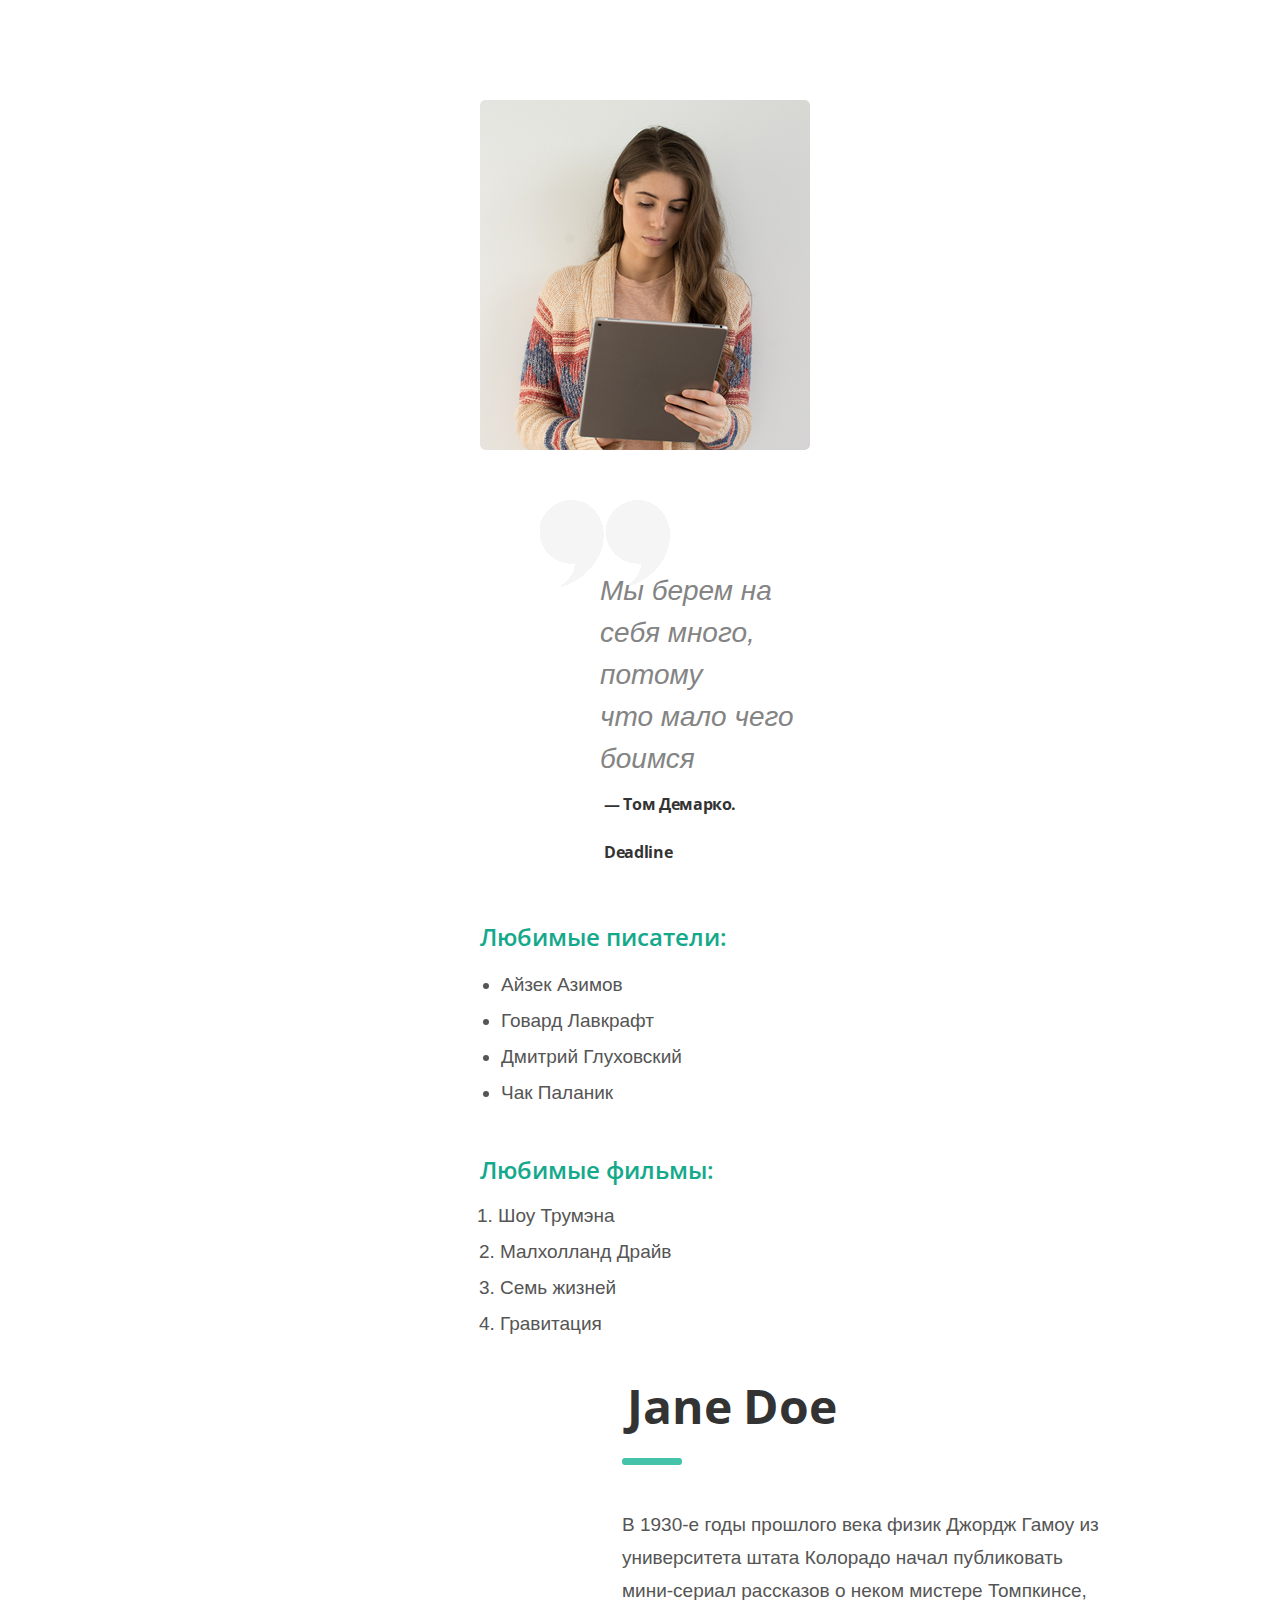
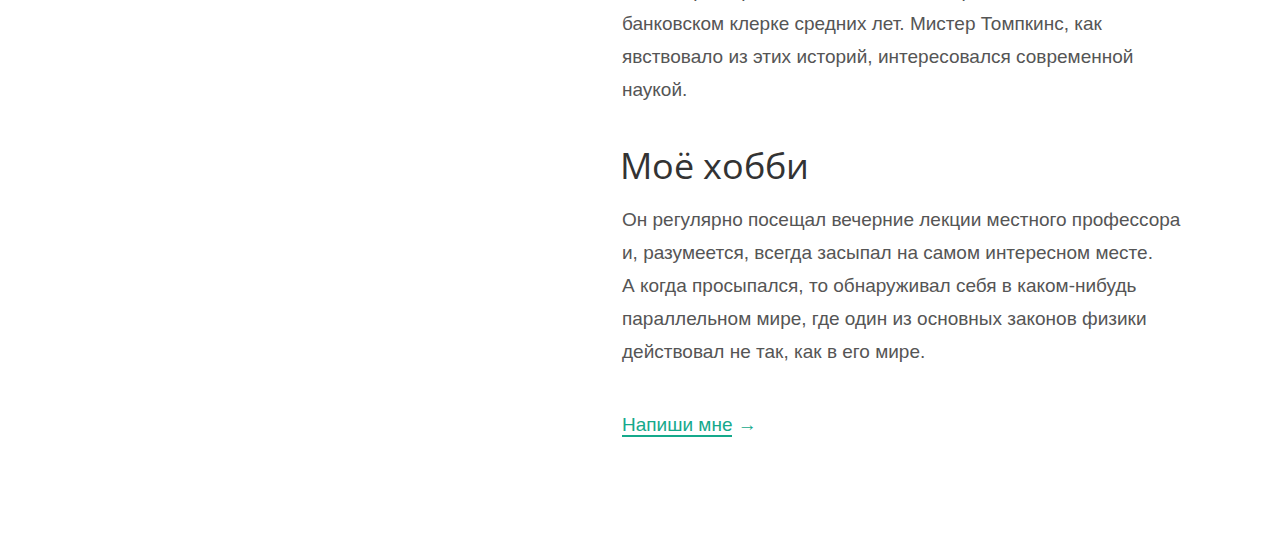
<file: lw5.1/index.html>
<!DOCTYPE html>
<html lang="ru">
  <head>
    <title>обо мне</title>
    <meta charset="utf-8" />
    <link rel="stylesheet" href="styles/style.css" />
    <link href="https://fonts.googleapis.com/css2?family=Open+Sans:ital,wght@0,300;0,400;0,600;0,700;0,800;1,300;1,400;1,600;1,700;1,800&display=swap" rel="stylesheet">
  </head>
  <body>
    <div class="page">
      <div class="header">
        <img src="images/photo.png" alt="Yaroslav" class="photo_img" />
        <div class="quote">
          <div  class="quotes">
            <img src="images/quotes.png" alt="Quotes" class="quotes_img" />
          </div>
          <div class="quote_text">
            <blockquote>
              Мы берем на себя много, потому<br /> что мало чего боимся
              <p class="quote_author">— Том Демарко. Deadline</p>
            </blockquote>
          </div>
        </div>
        <div class="clear"></div>
      </div>
      <div class="general_information">
        <div class="sidebar">
          <div class="list">
            <h3 class="list_title">Любимые писатели:</h3>
            <ul class="num_mark_list">
              <li>Айзек Азимов</li>
              <li>Говард Лавкрафт</li>
              <li>Дмитрий Глуховский</li>
              <li>Чак Паланик</li>
            </ul>
          </div>
          <div class="list">
            <h3 class="list_title">Любимые фильмы:</h3>
            <ol class="num_mark_list num_list">
              <li class="first_list_item">Шоу Трумэна</li>
              <li>Малхолланд Драйв</li>
              <li>Семь жизней</li>
              <li>Гравитация</li>
            </ol>
          </div>
        </div>
        <div class="main_content">
          <h1 class="main_title">Jane Doe</h1>
          <hr class="line" />
          <p class="foreword_block">
            В 1930-е годы прошлого века физик Джордж Гамоу из университета штата Колорадо начал публиковать<br /> мини-сериал
            рассказов о неком мистере Томпкинсе, банковском клерке средних лет. Мистер Томпкинс, как явствовало из этих
            историй, интересовался современной наукой.
          </p>
          <h2 class="subtitle">Моё хобби</h2>
          <p class="hobby_block">
            Он регулярно посещал вечерние лекции местного профессора и, разумеется, всегда засыпал на самом интересном месте.<br />
            А когда просыпался, то обнаруживал себя в каком-нибудь параллельном мире, где один из основных законов физики
            действовал не так, как в его мире.
          </p>
          <div class="link_wrapper">
            <a title="Write to me" href="https://google.com" class="link"><span class="write_to_me">Напиши мне</span> &#8594;</a>
          </div>
        </div>
        <div class="clear"></div>
      </div>
    </div>

  </body>
</html>
</file>
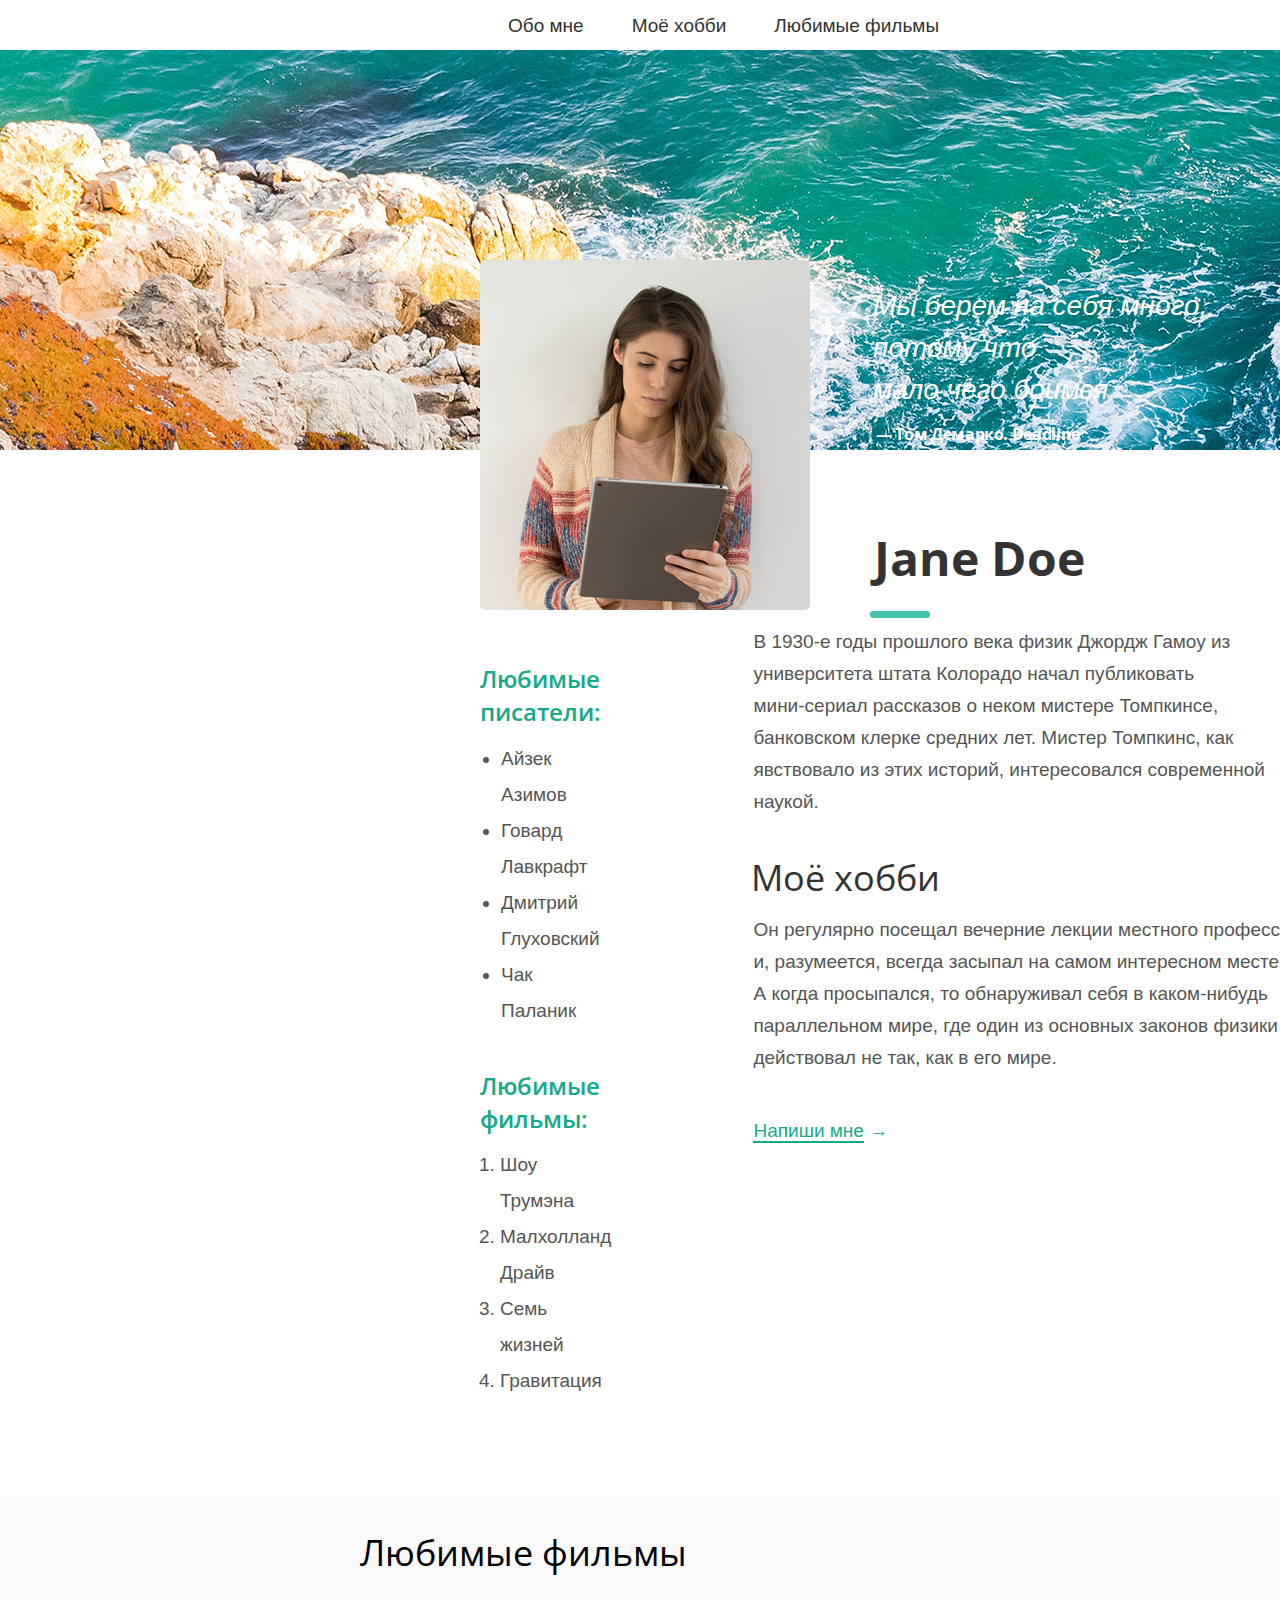
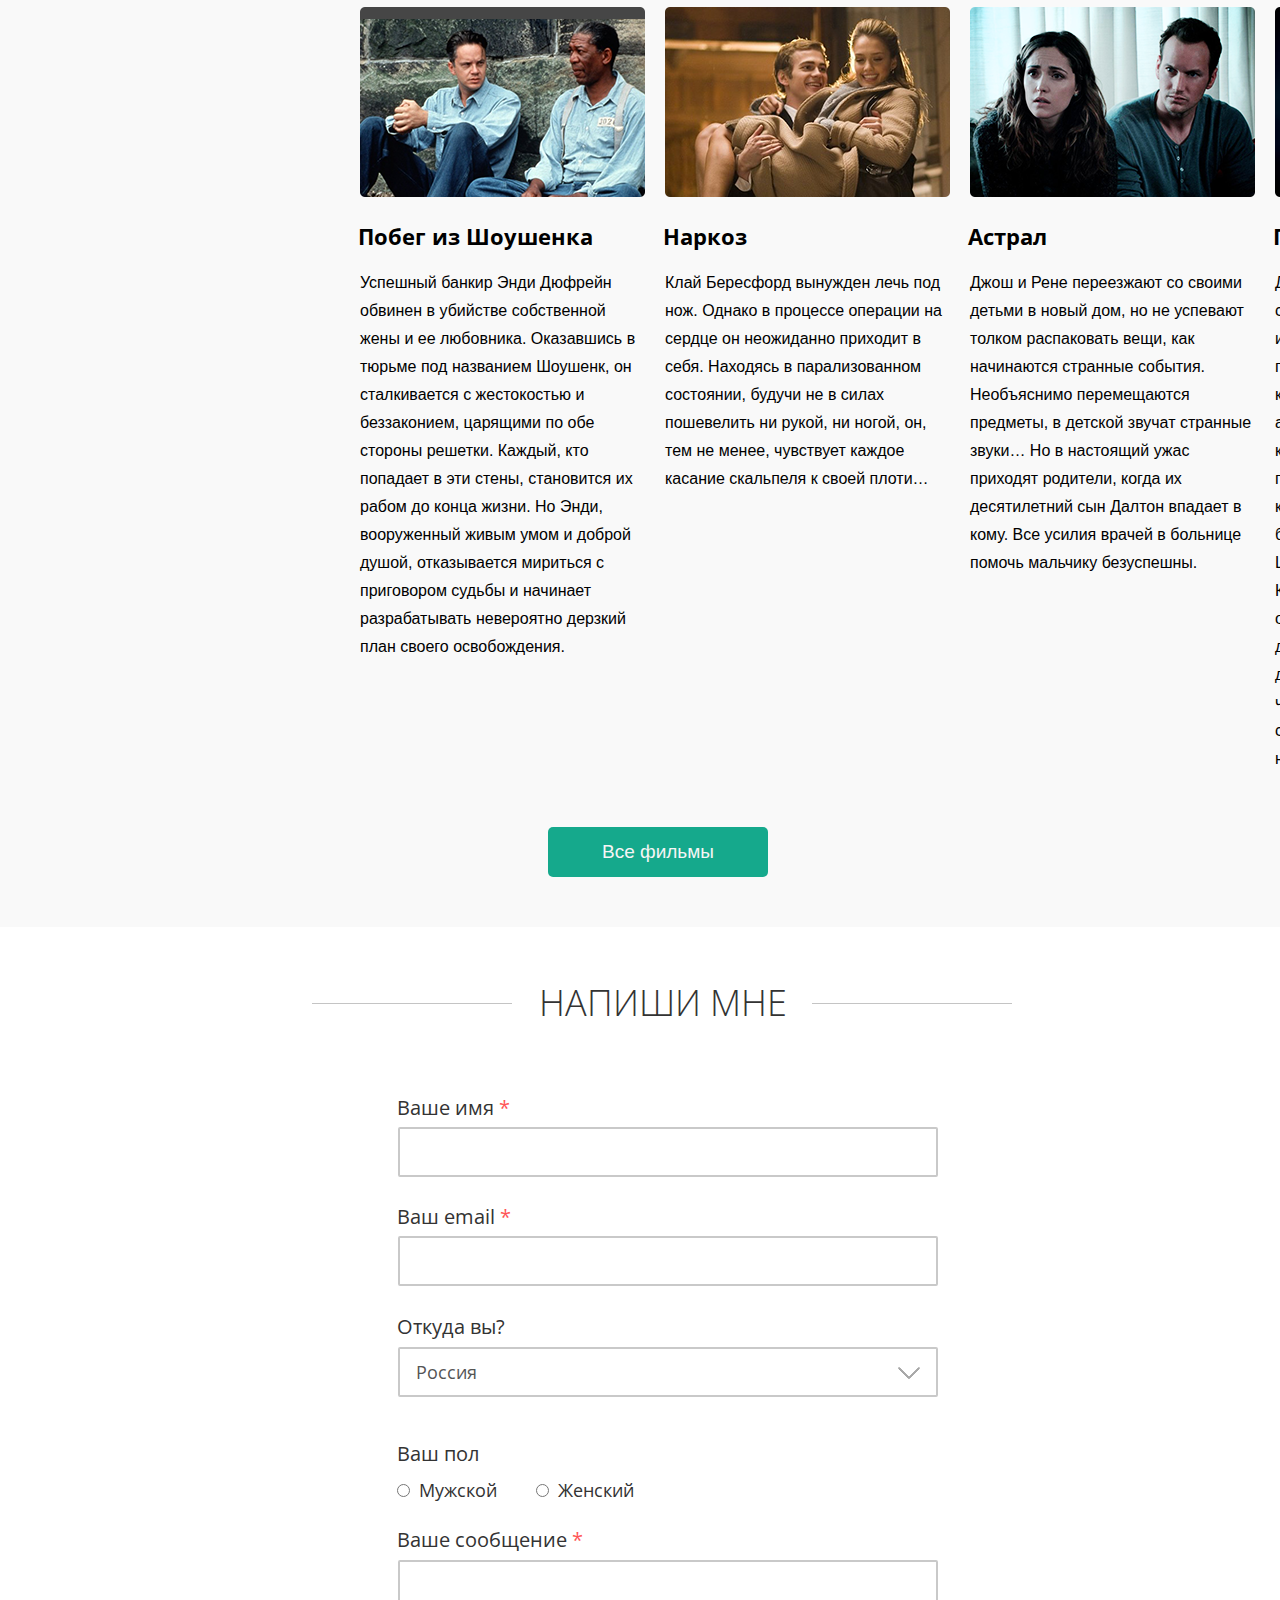
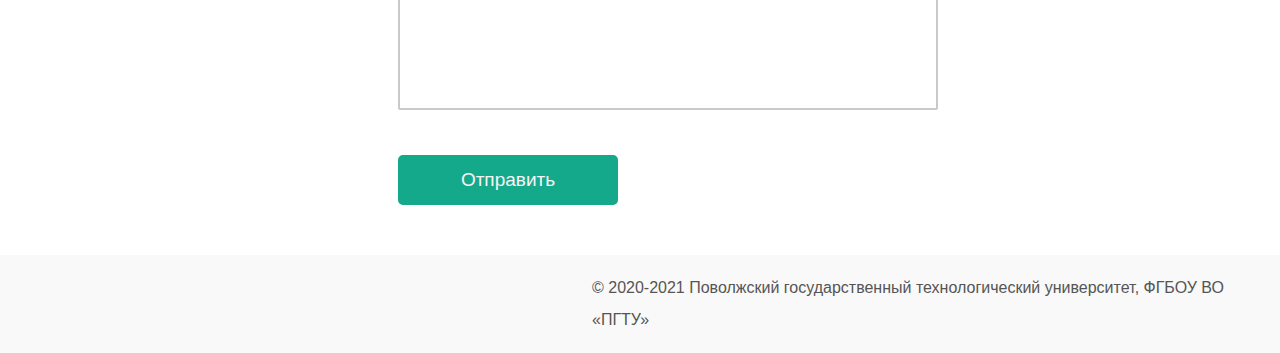
<file: lw5.2/index.html>
<!DOCTYPE html>
<html lang="ru">
  <head>
    <title>обо мне</title>
    <meta charset="utf-8" />
    <link rel="stylesheet" href="styles/style.css" />
    <link rel="stylesheet" href="https://use.fontawesome.com/releases/v5.8.1/css/all.css" integrity="sha384-50oBUHEmvpQ+1lW4y57PTFmhCaXp0ML5d60M1M7uH2+nqUivzIebhndOJK28anvf" crossorigin="anonymous" />
    <link href="https://fonts.googleapis.com/css2?family=Open+Sans:ital,wght@0,300;0,400;0,600;0,700;0,800;1,300;1,400;1,600;1,700;1,800&display=swap" rel="stylesheet">
  </head>
  <body>
    <div class="page">
      <div class="menu">
        <a href="#about_me" class="menu_item"><i class="menu_icon fa fa-user" aria-hidden="true"></i>Обо мне</a>
        <a href="#hobby" class="menu_item"><i class="menu_icon fa fa-heart" aria-hidden="true"></i>Моё хобби</a>
        <a href="#films" class="menu_item"><i class="menu_icon fa fa-camera" aria-hidden="true"></i>Любимые фильмы</a>
      </div>
      <div class="header">
        <img src="images/photo.png" alt="Yaroslav" class="photo_img" />
        <div class="top_text">
          <div class="quote">
            <blockquote>
              Мы берем на себя много, потому что<br /> мало чего боимся
              <p class="quote_author">— Том Демарко. Deadline</p>
            </blockquote>
          </div>
          <h1 class="main_title" id="about_me">Jane Doe</h1>
          <hr class="line" />
        </div>
      </div>
      <div class="general_information">
        <div class="sidebar">
          <div class="list">
            <h3 class="list_title">Любимые писатели:</h3>
            <ul class="num_mark_list">
              <li>Айзек Азимов</li>
              <li>Говард Лавкрафт</li>
              <li>Дмитрий Глуховский</li>
              <li>Чак Паланик</li>
            </ul>
          </div>
          <div class="list">
            <h3 class="list_title num_list_title">Любимые фильмы:</h3>
            <ol class="num_mark_list num_list">
              <li>Шоу Трумэна</li>
              <li>Малхолланд Драйв</li>
              <li>Семь жизней</li>
              <li>Гравитация</li>
            </ol>
          </div>
        </div>
        <div class="main_content">
          <p class="foreword_block">
            В 1930-е годы прошлого века физик Джордж Гамоу из университета штата Колорадо начал публиковать<br /> мини-сериал
            рассказов о неком мистере Томпкинсе, банковском клерке средних лет. Мистер Томпкинс, как явствовало из этих
            историй, интересовался современной наукой.
          </p>
          <h2 class="subtitle" id="hobby">Моё хобби</h2>
          <p class="hobby_block">
            Он регулярно посещал вечерние лекции местного профессора и, разумеется, всегда засыпал на самом интересном месте.<br />
            А когда просыпался, то обнаруживал себя в каком-нибудь параллельном мире, где один из основных законов физики
            действовал не так, как в его мире.
          </p>
          <div class="link_wrapper">
            <a title="Write to me" href="https://google.com" class="link"><span class="write_to_me">Напиши мне</span> &#8594;</a>
          </div>
        </div>
      </div>
      <div class="films_block" id="films">
        <h3 class="films_block_title">Любимые фильмы</h3>
        <div class="films">
          <div class="film">
            <img src="images/film1.png" alt="film-photo" class="film_photo" />
            <h3 class="film_title">Побег из Шоушенка</h3>
            <p class="film_description">
              Успешный банкир Энди Дюфрейн обвинен в убийстве собственной жены и ее любовника. Оказавшись в тюрьме под названием Шоушенк,
              он сталкивается с жестокостью и беззаконием, царящими по обе стороны решетки. Каждый, кто попадает в эти стены, становится
              их рабом до конца жизни. Но Энди, вооруженный живым умом и доброй душой, отказывается мириться с приговором судьбы и начинает
              разрабатывать невероятно дерзкий план своего освобождения.
            </p>
          </div>
          <div class="film">
            <img src="images/film2.png" alt="film-photo" class="film_photo" />
            <h3 class="film_title">Наркоз</h3>
            <p class="film_description">
              Клай Бересфорд вынужден лечь под нож. Однако в процессе операции на сердце он неожиданно приходит в себя. Находясь в
              парализованном состоянии, будучи не в силах пошевелить ни рукой, ни ногой, он, тем не менее, чувствует каждое касание
              скальпеля к своей плоти…
            </p>
          </div>
          <div class="film">
            <img src="images/film3.png" alt="film-photo" class="film_photo" />
            <h3 class="film_title">Астрал</h3>
            <p class="film_description">
              Джош и Рене переезжают со своими детьми в новый дом, но не успевают толком распаковать вещи, как начинаются странные события.
              Необъяснимо перемещаются предметы, в детской звучат странные звуки… Но в настоящий ужас приходят родители, когда их десятилетний
              сын Далтон впадает в кому. Все усилия врачей в больнице помочь мальчику безуспешны.
            </p>
          </div>
          <div class="film">
            <img src="images/film4.png" alt="film-photo" class="film_photo" />
            <h3 class="film_title">Гравитация</h3>
            <p class="film_description">
              Доктор Райан Стоун, блестящий специалист в области медицинского инжиниринга, отправляется в свою первую космическую миссию под
              командованием ветерана астронавтики Мэтта Ковальски, для которого этот полет — последний перед отставкой. Но во время, казалось бы,
              рутинной работы за бортом случается катастрофа. <br />Шаттл уничтожен, а Стоун и Ковальски остаются совершенно одни; они находятся в связке
              друг с другом, и все, что они могут, — это двигаться по орбите в абсолютно черном пространстве без всякой связи с Землей и какой-либо
              надежды на спасение.
            </p>
          </div>
        </div>
        <button class="all_films_button">Все фильмы</button>
      </div>
      <div class="form">
          <div class="form_title">
            <hr class="form_line" />
            <h4 class="form_title_text">Напиши мне</h4>
            <hr class="form_line" />
          </div>
          <div class="form_content">
            <form class="form_fields" action="https://echo.htmlacademy.ru" method="post">
              <!---->
              <label class="label obligatory_field" for="name_field">Ваше имя </label>
              <input class="text_field" type="text" name="name" id="name_field" />
              <!---->
              <label class="label obligatory_field" for="email_field">Ваш email </label>
              <input class="text_field email_field" type="text" name="email" id="email_field" />
              <!---->
              <label class="label" for="country_field">Откуда вы?</label>
              <select class="text_field country_field" name="country" id="country_field">
                <option value="russia">Россия</option>
                <option value="Srilanka">Шри Ланка</option>
                <option value="usa">США</option>
              </select>
              <!---->
              <label class="label" >Ваш пол</label>
              <div class="radio_block">
                <div>
                  <input class="sex_option" type="radio" name="sex" id="male" value="male" />
                  <label class="label sex_label" for="male">Мужской</label>
                </div>
                <div>
                  <input class="sex_option female_button" type="radio" name="sex" id="female" value="female" />
                  <label class="label sex_label" for="female">Женский</label>
                </div>
              </div>
              <!---->
              <label class="label obligatory_field" for="message_field">Ваше сообщение </label>
              <textarea class="text_field message_field" name="message" id="message_field"></textarea>
              <button class="submit_button" type="submit">Отправить</button>
            </form>
          </div>
        </div>
        <div class="footer">
          <p class="copyright">© 2020-2021 Поволжский государственный технологический университет, ФГБОУ ВО «ПГТУ»</p>
        </div>
      </div>
  </body>
</html>
</file>
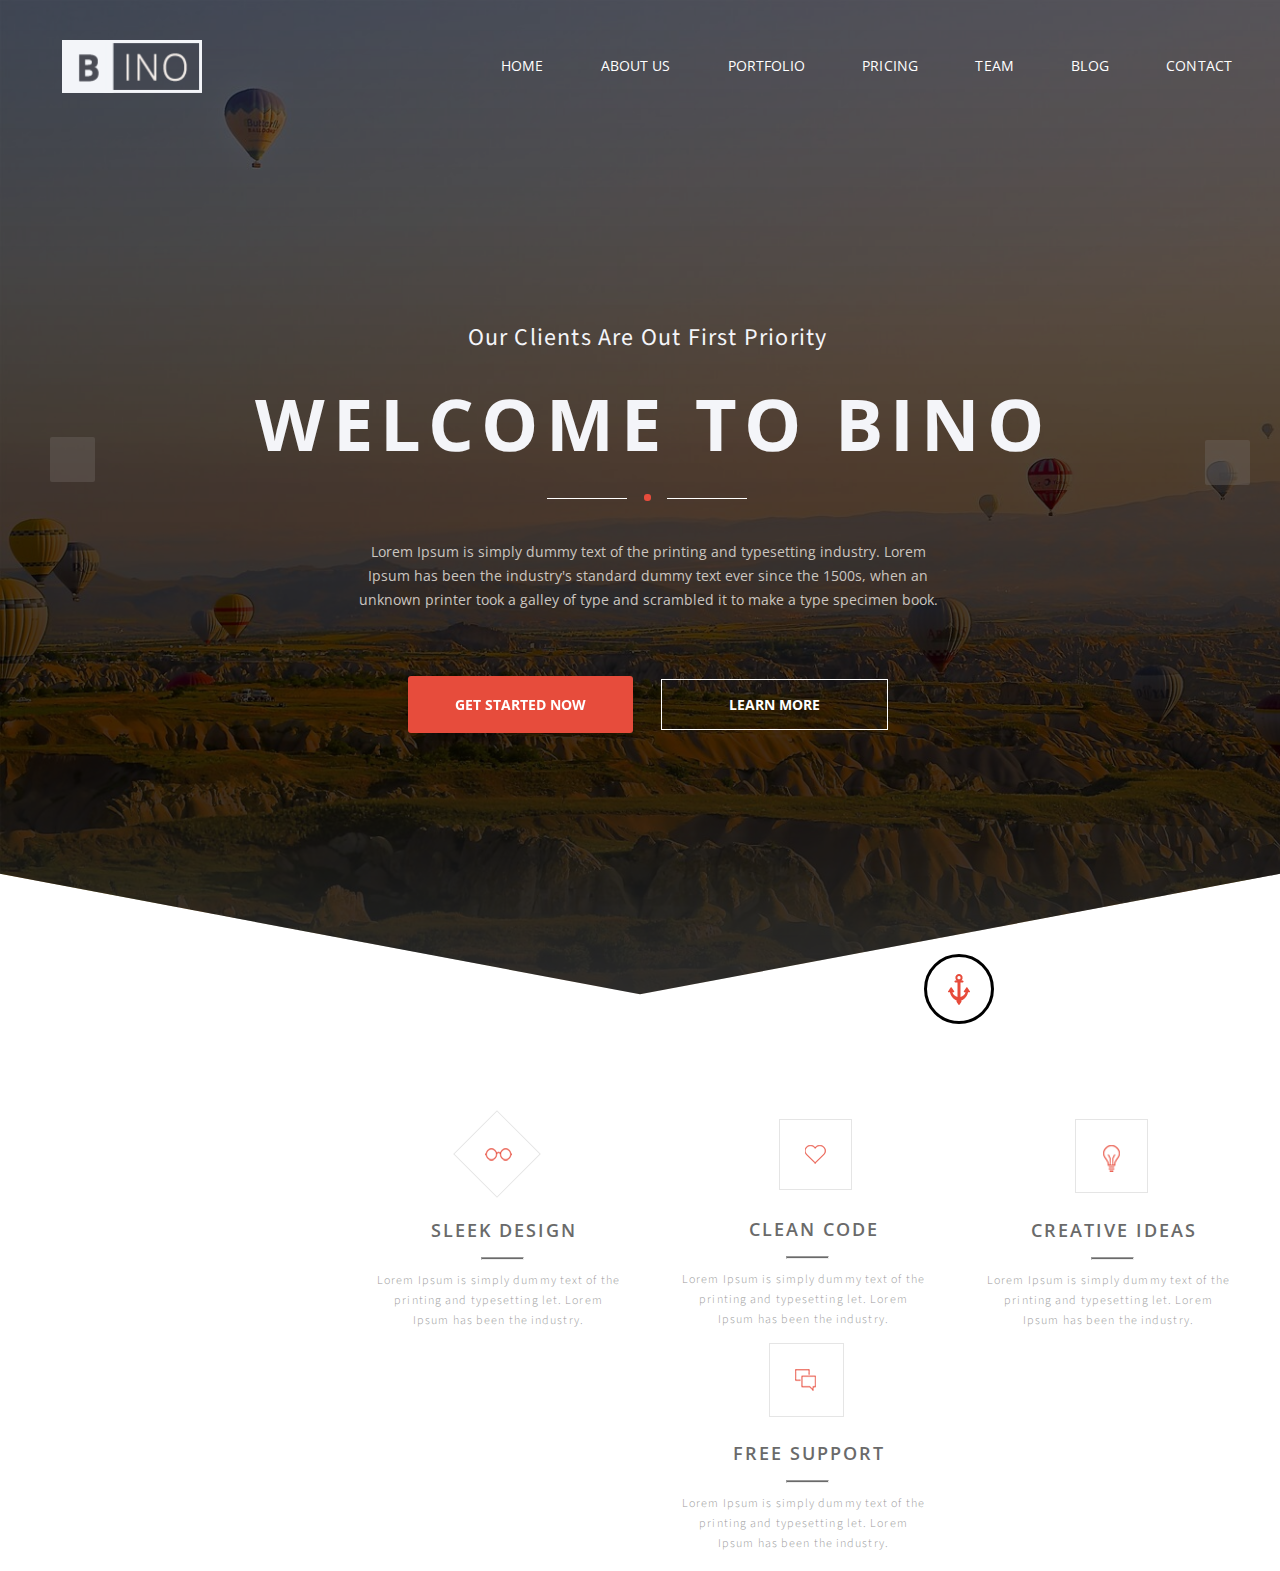
<file: lw5/index.html>
<!DOCTYPE html>
<html lang="ru">
    <head>
        <meta charset="utf-8" />
        <meta http-equiv="X-UA-Compatible" content="IE=edge" />
        <title>Nisansala Herathnayake </title>
        <meta name="author" content="Nisansala Herathnayake" />
        <meta name="viewport" content="width=device-width, initial-scale=1" />
        <link href="css/style.css" rel="stylesheet" />
        <link href="css/normalize.css" rel="stylesheet" />
        <link rel="preconnect" href="https://fonts.gstatic.com" />
        <link
            href="https://fonts.googleapis.com/css2?family=Open+Sans:wght@400;600;700&family=Source+Sans+Pro:wght@300;400;600;700&display=swap"
            rel="stylesheet"
        />
        <link
            rel="stylesheet"
            href="https://pro.fontawesome.com/releases/v5.10.0/css/all.css"
            integrity="sha384-AYmEC3Yw5cVb3ZcuHtOA93w35dYTsvhLPVnYs9eStHfGJvOvKxVfELGroGkvsg+p"
            crossorigin="anonymous"
        />
    </head>
    <body>
        <div class="welcome">
            <header class="header">
                <img
                    class="logo"
                    src="images/logo.png"
                    alt="Logo BINO"
                    width="140"
                    height="53"
                />
                <ul class="menu">
                    <li class="menu__item">
                        <a class="menu__item_text" href="#">Home</a>
                    </li>
                    <li class="menu__item">
                        <a class="menu__item_text" href="#">About us</a>
                    </li>
                    <li class="menu__item">
                        <a class="menu__item_text" href="#">Portfolio</a>
                    </li>
                    <li class="menu__item">
                        <a class="menu__item_text" href="#">Pricing</a>
                    </li>
                    <li class="menu__item">
                        <a class="menu__item_text" href="#">Team</a>
                    </li>
                    <li class="menu__item">
                        <a class="menu__item_text" href="#">Blog</a>
                    </li>
                    <li class="menu__item">
                        <a class="menu__item_text" href="#">Contact</a>
                    </li>
                </ul>
            </header>
            <div class="slider">
                <button class="slider__arrow slider__arrow_backward">
                    <i class="far fa-angle-left fa-2x"></i>
                </button>
                <div class="slider__item">
                    <div class="slider-item__header">
                        <p class="slider-item__subheading">
                            Our Clients Are Out First Priority
                        </p>
                        <h1 class="slider-item__heading">Welcome to Bino</h1>
                    </div>
                    <div class="clear"></div>
                    <div class="separator">
                        <hr
                            class="separator__line_light separator__line_left"
                        />
                        <div class="separator__circle"></div>
                        <hr
                            class="separator__line_light separator__line_right"
                        />
                    </div>
                    <p class="slider-item__text">
                        Lorem Ipsum is simply dummy text of the printing and
                        typesetting industry. Lorem Ipsum has been the
                        industry's standard dummy text ever since the 1500s,
                        when an unknown printer took a galley of type and
                        scrambled it to make a type specimen book.
                    </p>
                </div>
                <button class="slider__arrow slider__arrow_forward">
                    <i class="far fa-angle-right fa-2x"></i>
                </button>
            </div>
            <div class="action_buttons">
                <a class="action_button" href="#">Get started now</a>
                <a class="anchor_button" href="#">Learn more</a>
            </div>
        </div>
        <a href="#" id="anchor"
            ><img class="anchor__image" src="images/anchor.png" alt="Anchor"
        /></a>
        <div class="advantages__container">
            <div class="advantages">
                <div class="advantage">
                    <div class="advantage__header">
                        <div class="advantage-image__container">
                            <img
                                class="advantage__image"
                                src="images/glasses.png"
                                alt="Glasses"
                            />
                        </div>
                        <h2 class="advantage__heading">Sleek design</h2>
                    </div>
                    <hr class="advantage__separator" />
                    <p class="advantage__text">
                        Lorem Ipsum is simply dummy text of the printing and
                        typesetting let. Lorem Ipsum has been the industry.
                    </p>
                </div>
                <div class="advantage">
                    <div class="advantage__header">
                        <img
                            class="advantage__image"
                            src="images/love.png"
                            alt="Like"
                        />
                        <h2 class="advantage__heading">Clean code</h2>
                    </div>
                    <hr class="advantage__separator" />
                    <p class="advantage__text">
                        Lorem Ipsum is simply dummy text of the printing and
                        typesetting let. Lorem Ipsum has been the industry.
                    </p>
                </div>
                <div class="advantage">
                    <div class="advantage__header">
                        <img
                            class="advantage__image"
                            src="images/idea.png"
                            alt="Idea"
                        />
                        <h2 class="advantage__heading">Creative ideas</h2>
                    </div>
                    <hr class="advantage__separator" />
                    <p class="advantage__text">
                        Lorem Ipsum is simply dummy text of the printing and
                        typesetting let. Lorem Ipsum has been the industry.
                    </p>
                </div>
                <div class="advantage">
                    <div class="advantage__header">
                        <img
                            class="advantage__image"
                            src="images/free_support.png"
                            alt="Support"
                        />
                        <h2 class="advantage__heading">Free support</h2>
                    </div>
                    <hr class="advantage__separator" />
                    <p class="advantage__text">
                        Lorem Ipsum is simply dummy text of the printing and
                        typesetting let. Lorem Ipsum has been the industry.
                    </p>
                </div>
            </div>
        </div>
    </body>
</html>
</file>
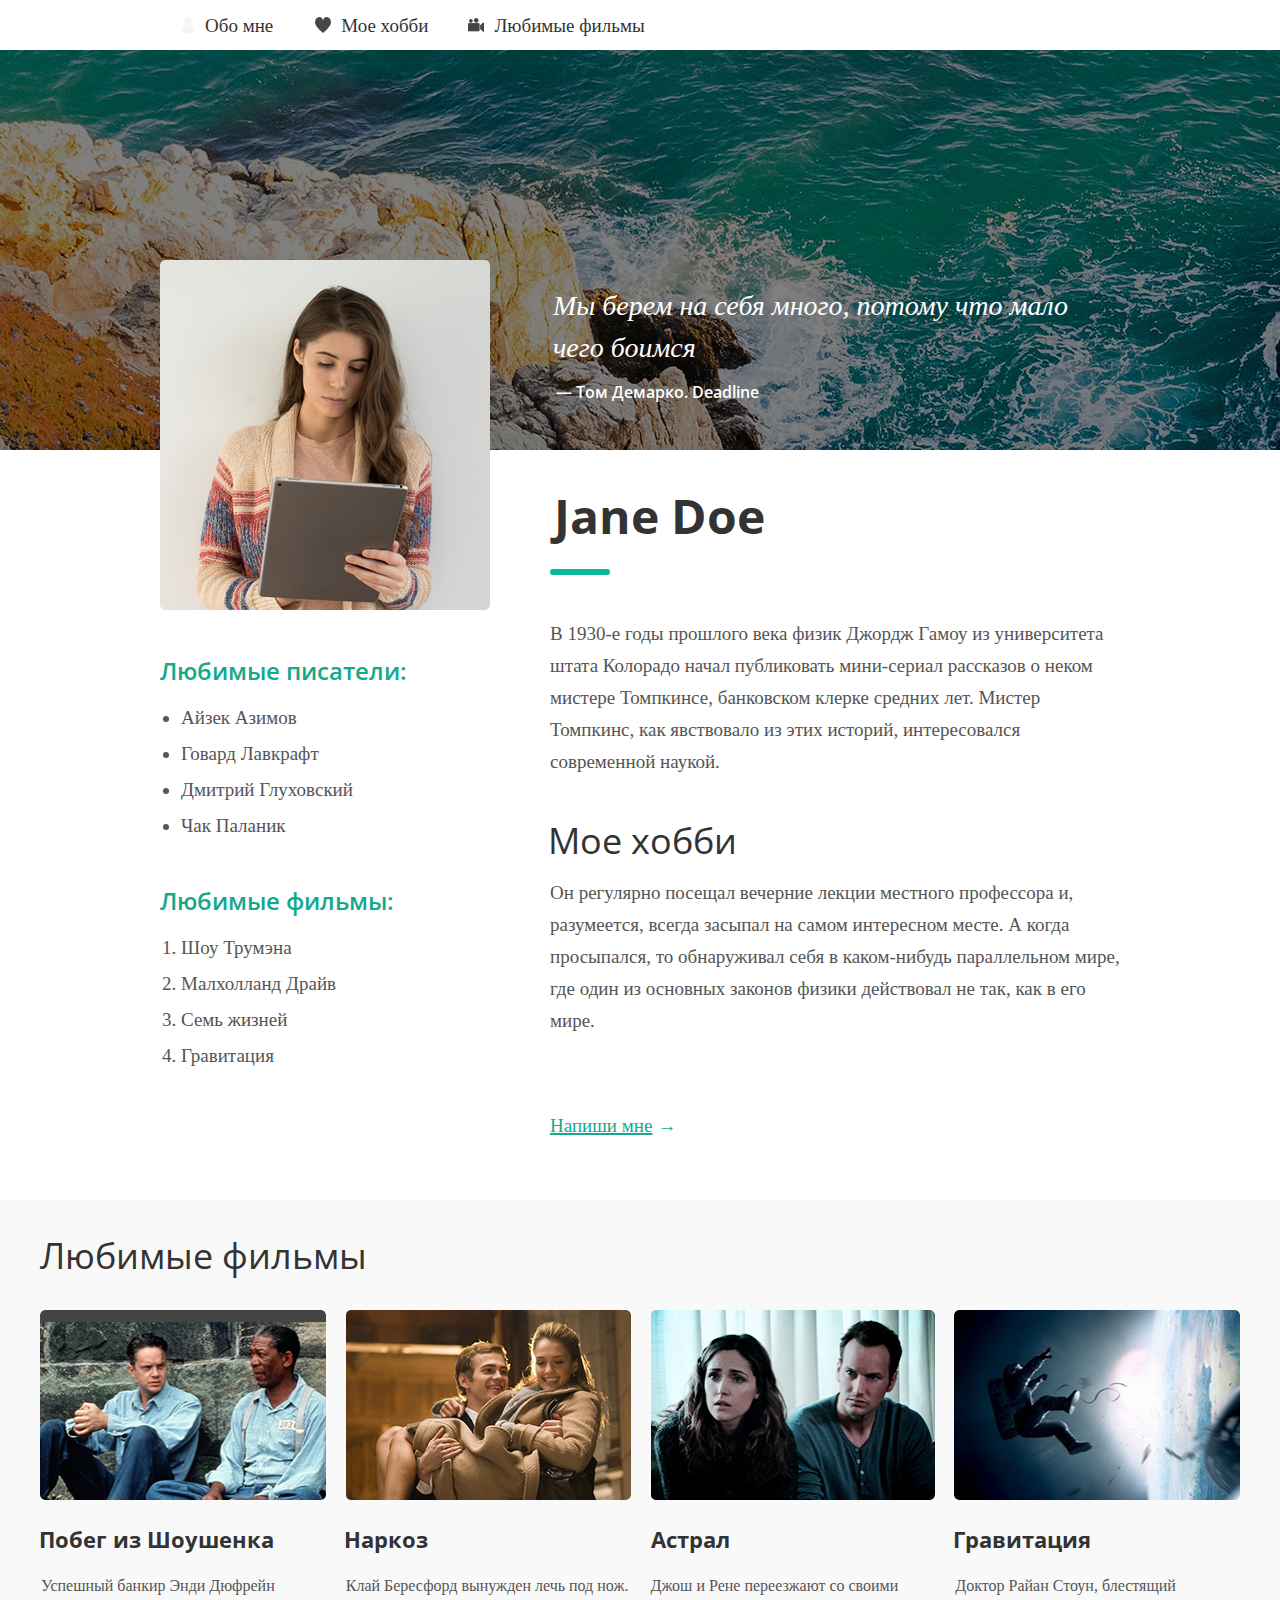
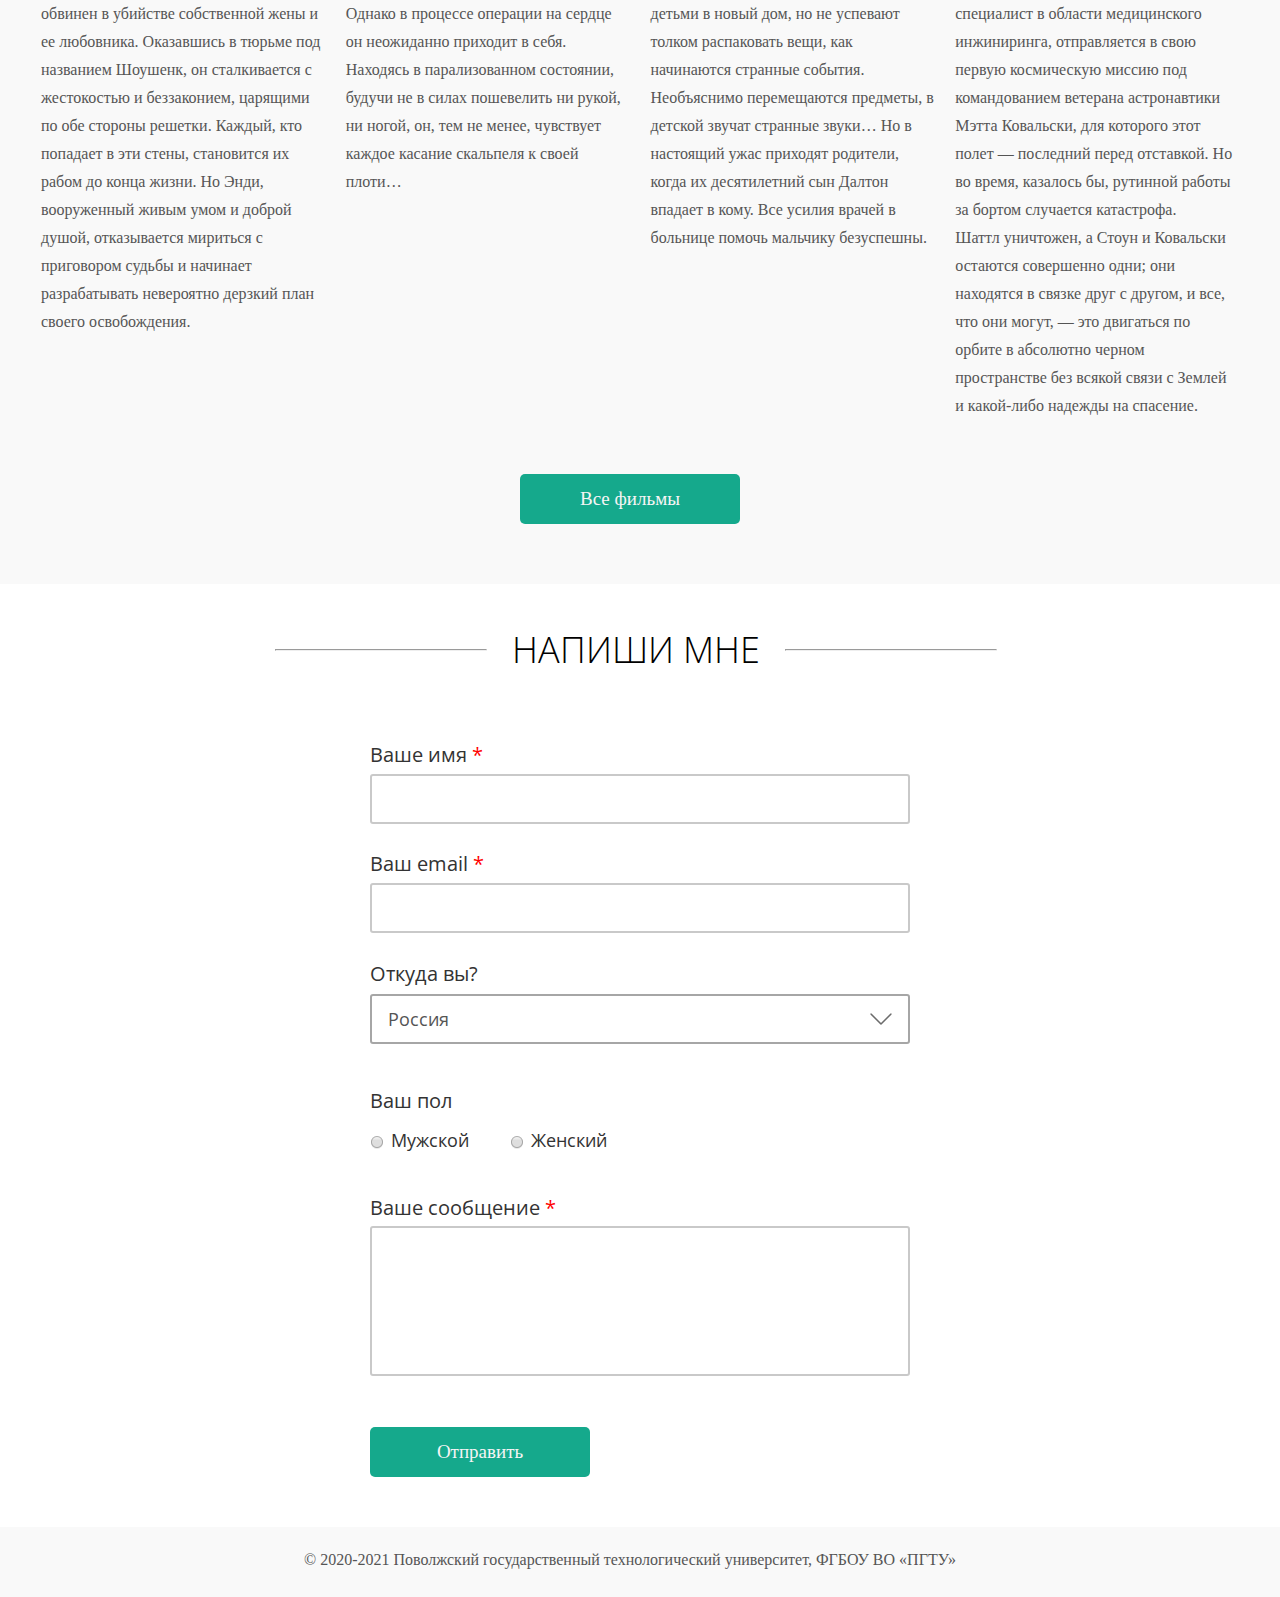
<file: lw6/index.html>
<!DOCTYPE html>
<html lang="ru">

<head>
    <meta charset="utf-8">
    <meta name="viewport" content="width=device-width, initial-scale=1.0, user-scalable=no" />
    <title>Profile Page</title>
    <link rel="stylesheet" href="css/style.css" />
    <link rel="preconnect" href="https://fonts.gstatic.com" />
    <link rel="stylesheet" href="https://fonts.googleapis.com/css2?family=Open+Sans:wght@300;400;600;700&display=swap" />
</head>

<body class="page">

    <header class="header">
        <div class="header__container">
            <nav class="menu">
                <ul class="menu__list">
                    <li class="menu__item">
                        <a class="menu__link" href="#about-me">
                            <img class="icon-img" src="images/about_me_icon.png" alt="icon" />
                            <div class="menu__text">Обо мне</div>
                        </a>
                    </li>
                    <li class="menu__item">
                        <a class="menu__link" href="#hobby">
                            <img class="icon-img icon-img_downshifted" src="images/hobby_icon.svg" alt="icon" />
                            <div class="menu__text">Мое хобби</div>
                        </a>
                    </li>
                    <li class="menu__item menu__item_shifted">
                        <a class="menu__link" href="#favourite-films">
                            <img class="icon-img icon-img_shifted" src="images/video_icon.svg" alt="icon" />
                            <div class="menu__text menu__text_shifted">Любимые фильмы</div>
                        </a>
                    </li>
                </ul>
            </nav>
        </div>
    </header>
    <div class="afterheader" id="about-me">
        <div class="container">
            <div class="afterheader__inner">
                <img class="person__img" src="images/janedoe.png" alt="Jane Doe" title="Jane Doe" />
                <div class="quote">
                    <div class="quote__text">
                        Мы берем на себя много, потому что мало чего боимся
                    </div>
                    <div class="quote__author">— Том Демарко. Deadline</div>
                </div>
                <div class="title-name">
                    Jane Doe
                </div>
                <div class="border">
                    <hr class="border-line" />
                </div>
            </div>
        </div>
    </div>
    <div class="about">
        <div class="container">
            <div class="about-wrapper">
                <div class="short-info">
                    <div class="about__list">
                        <div class="about__title">Любимые писатели:</div>
                        <ul class="about__items">
                            <li class="about__list-item">
                                Айзек Азимов
                            </li>
                            <li class="about__list-item">
                                Говард Лавкрафт
                            </li>
                            <li class="about__list-item">
                                Дмитрий Глуховский
                            </li>
                            <li class="about__list-item">
                                Чак Паланик
                            </li>
                        </ul>
                    </div>
                    <div class="about__list">
                        <div class="about__title">Любимые фильмы:</div>
                        <ol class="about__items">
                            <li class="about__list-item">
                                Шоу Трумэна
                            </li>
                            <li class="about__list-item">
                                Малхолланд Драйв
                            </li>
                            <li class="about__list-item">
                                Семь жизней
                            </li>
                            <li class="about__list-item">
                                Гравитация
                            </li>
                        </ol>
                    </div>
                </div>
                <div class="main-info">
                    <div class="about-text">
                        <p class="about-text__text">
                            В 1930-е годы прошлого века физик Джордж Гамоу из университета штата Колорадо начал
                            публиковать
                            <span class="nobr">мини-сериал</span> рассказов о неком мистере Томпкинсе, банковском клерке средних лет. Мистер
                            Томпкинс, как
                            явствовало из этих историй, интересовался современной наукой.
                        </p>
                    </div>
                    <div class="about-text" id="hobby">
                        <div class="subtitle">
                            Мое хобби
                        </div>
                        <p class="about-text__text-subtitle">
                            Он регулярно посещал вечерние лекции местного профессора и, разумеется, всегда засыпал на
                            самом
                            интересном месте.
                            <span class="nobr"> А когда</span> просыпался, то обнаруживал себя в каком-нибудь параллельном мире, где один из
                            основных
                            законов
                            физики действовал не так, как в его мире.
                        </p>
                    </div>
                </div>
            </div>
        </div>
    </div>
    <div class="contacts">
        <div class="contacts__container">
            <div class="contacts__link_wrapper">
                <a class="contacts__link" href="#">Напиши мне</a>
            </div>
        </div>
    </div>
    <div class="films-container" id="favourite-films">
        <div class="films-container__wrapper">
            <div class="films-container__header">
                Любимые фильмы
            </div>
            <div class="films-container__list">
                <ul class="films-list">
                    <li class="films-list__item">
                        <div class="film">
                            <img class="film__photo" src="images/movie_one.png" alt="Побег из Шоушенка">
                            <div class="film__name">Побег из Шоушенка</div>
                            <p class="film__description">
                                Успешный банкир Энди Дюфрейн обвинен в убийстве собственной жены и ее любовника.
                                Оказавшись в тюрьме под названием Шоушенк, он сталкивается с жестокостью и беззаконием,
                                царящими по обе стороны решетки. Каждый, кто попадает в эти стены, становится их рабом
                                до конца жизни. Но Энди, вооруженный живым умом и доброй душой, отказывается мириться с
                                приговором судьбы и начинает разрабатывать невероятно дерзкий план своего освобождения.
                            </p>
                        </div>
                    </li>
                    <li class="films-list__item short-text">
                        <div class="film">
                            <img class="film__photo" src="images/movie_two.png" alt="Наркоз">
                            <div class="film__name">Наркоз</div>
                            <p class="film__description">
                                Клай Бересфорд вынужден лечь под нож. Однако в процессе операции на сердце он неожиданно
                                приходит в себя. Находясь в парализованном состоянии, будучи не в силах пошевелить ни
                                рукой, ни ногой, он, тем не менее, чувствует каждое касание скальпеля к своей плоти…
                            </p>
                        </div>
                    </li>
                    <li class="films-list__item">
                        <div class="film">
                            <img class="film__photo" src="images/movie_three.png" alt="Астрал">
                            <div class="film__name_shifted">Астрал</div>
                            <p class="film__description">
                                Джош и Рене переезжают со своими детьми в новый дом, но не успевают толком распаковать
                                вещи, как начинаются странные события. Необъяснимо перемещаются предметы, в детской
                                звучат странные звуки… Но в настоящий ужас приходят родители, когда их десятилетний сын
                                Далтон впадает в кому. Все усилия врачей в больнице помочь мальчику безуспешны.
                            </p>
                        </div>
                    </li>
                    <li class="films-list__item long-text">
                        <div class="film">
                            <img class="film__photo_shifted" src="images/movie_four.png" alt="Гравитация">
                            <div class="film__name">Гравитация</div>
                            <p class="film__description">
                                Доктор Райан Стоун, блестящий специалист в области медицинского инжиниринга,
                                отправляется в свою первую космическую миссию под командованием ветерана астронавтики
                                Мэтта Ковальски, для которого этот полет — последний перед отставкой. Но во время,
                                казалось бы, рутинной работы за бортом случается катастрофа.<br>
                                Шаттл уничтожен, а Стоун и Ковальски остаются совершенно одни; они находятся в связке
                                друг с другом, и все, что они могут, — это двигаться по орбите в абсолютно черном
                                пространстве без всякой связи с Землей и какой-либо надежды на спасение.
                            </p>
                        </div>
                    </li>
                </ul>
            </div>
            <div class="films-container__button">
                <a class="films-container__button-link" href="#">Все фильмы</a>
            </div>
        </div>
    </div>
    <div class="form-wrapper">
        <div class="form-title">
            <hr class="form-title__line">
            <div class="form-title__text">
                НАПИШИ МНЕ
            </div>
            <hr class="form-title__line">
        </div>
        <form class="form" action="#">
            <div class="form__fields">
                <ul class="form__list">
                    <li class="form__item">
                        <label class="label label_name" for="name">Ваше имя</label>
                        <input class="form__field" type="text" id="name">
                    </li>
                    <li class="form__item">
                        <label class="label label_email" for="mail">Ваш email</label>
                        <input class="form__field" type="text" id="mail">
                    </li>
                    <li class="form__select">
                        <label class="label label_select" for="country">Откуда вы?</label>
                        <select class="form__select-country" id="country">
                            <option class="form__select-option" value="Russia">Россия</option>
                            <option class="form__select-option" value="China">Китай</option>
                            <option class="form__select-option" value="England">Англия</option>
                        </select>
                    </li>
                    <li class="form__radio">
                        <div class="label label_radio">Ваш пол</div>
                        <div class="form__radio-wrapper">
                            <input class="form__gender-item" type="radio" id="male" name="gender" value="male">
                            <label class="form__gender-item-info" for="male">Мужской</label>
                            <input class="form__gender-item" type="radio" id="female" name="gender" value="female">
                            <label class="form__gender-item-info" for="female">Женский</label>
                        </div>
                    </li>
                    <li class="form__textarea">
                        <label class="label label_textarea" for="text">Ваше сообщение</label>
                        <textarea class="form__textarea-field" id="text"></textarea>
                    </li>
                </ul>
            </div>
            <div class="submit-container__button">
                <input class="submit-container__button-link" type="submit" value="Отправить">
            </div>
        </form>
    </div>
    <footer class="footer">
            <div class="footer__text">
                2020-2021 Поволжский государственный технологический университет, ФГБОУ ВО «ПГТУ»
            </div>
    </footer>
</body>

</html>
</file>
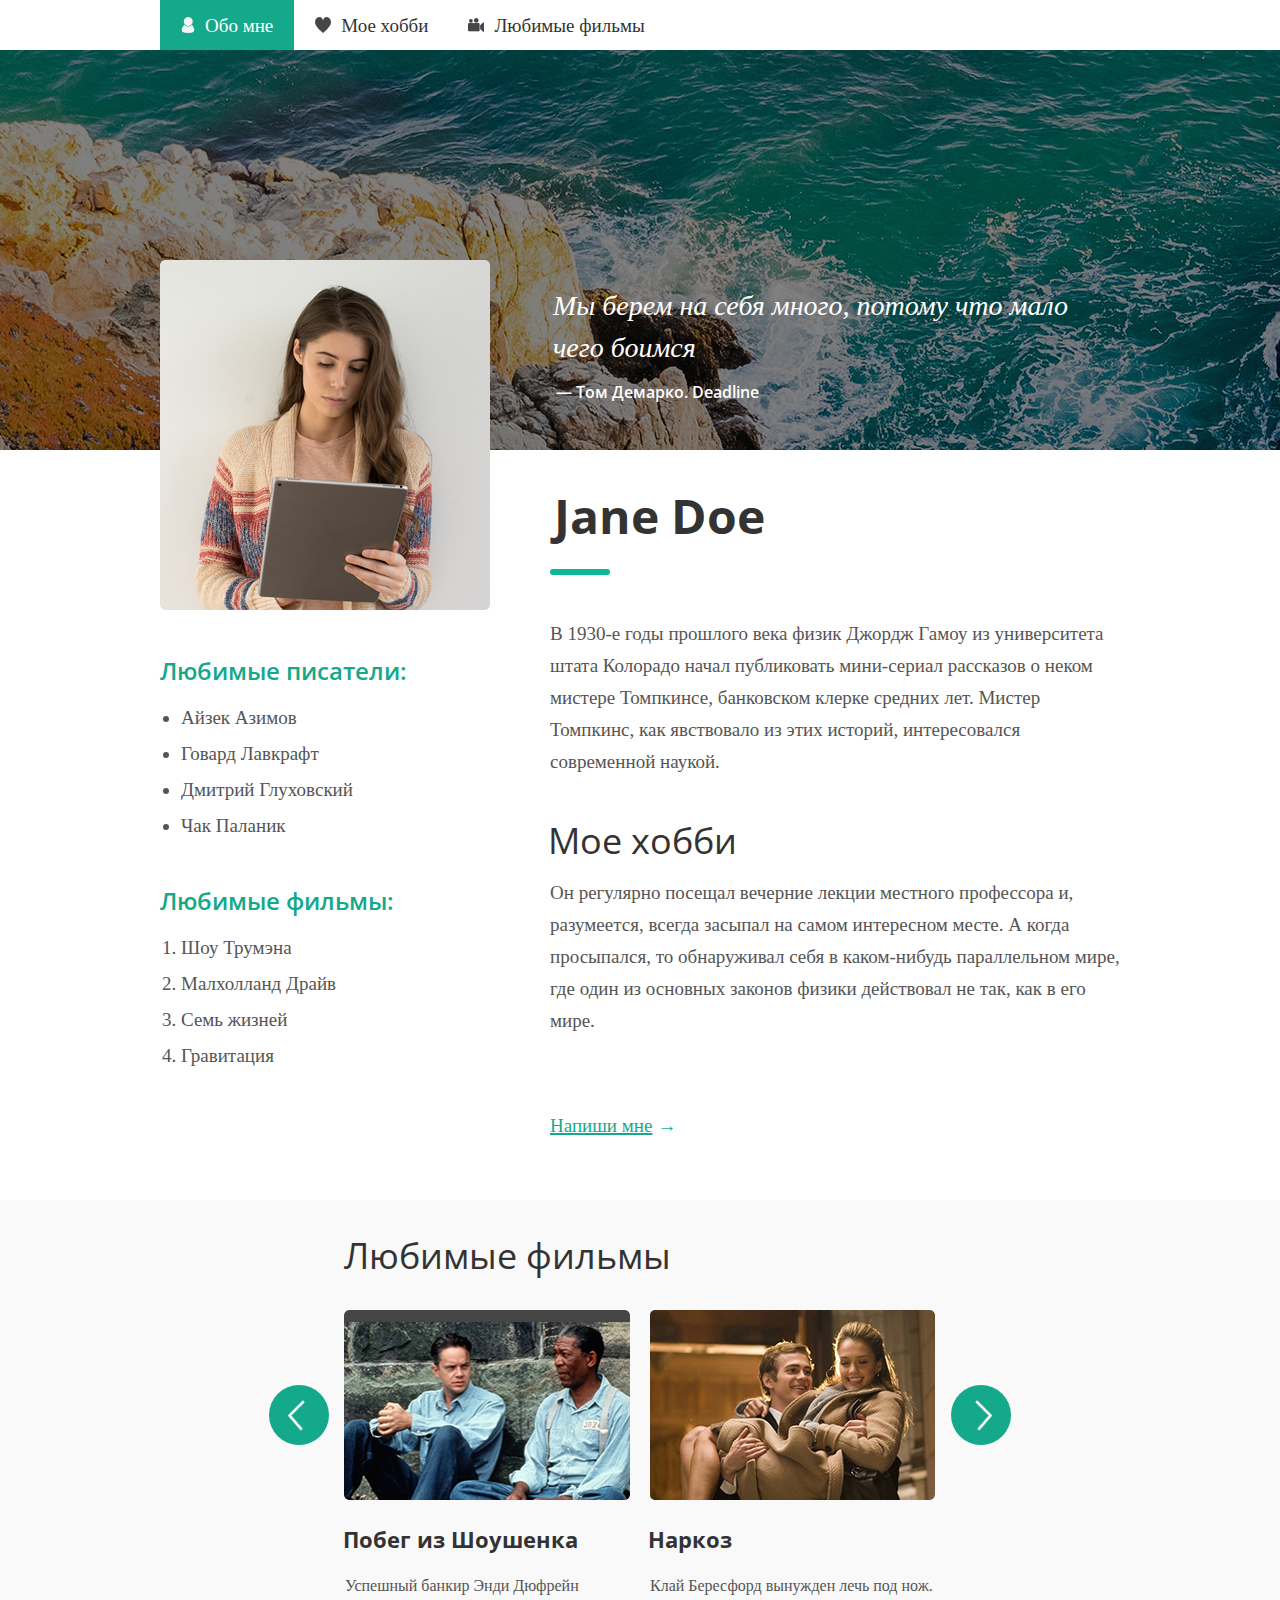
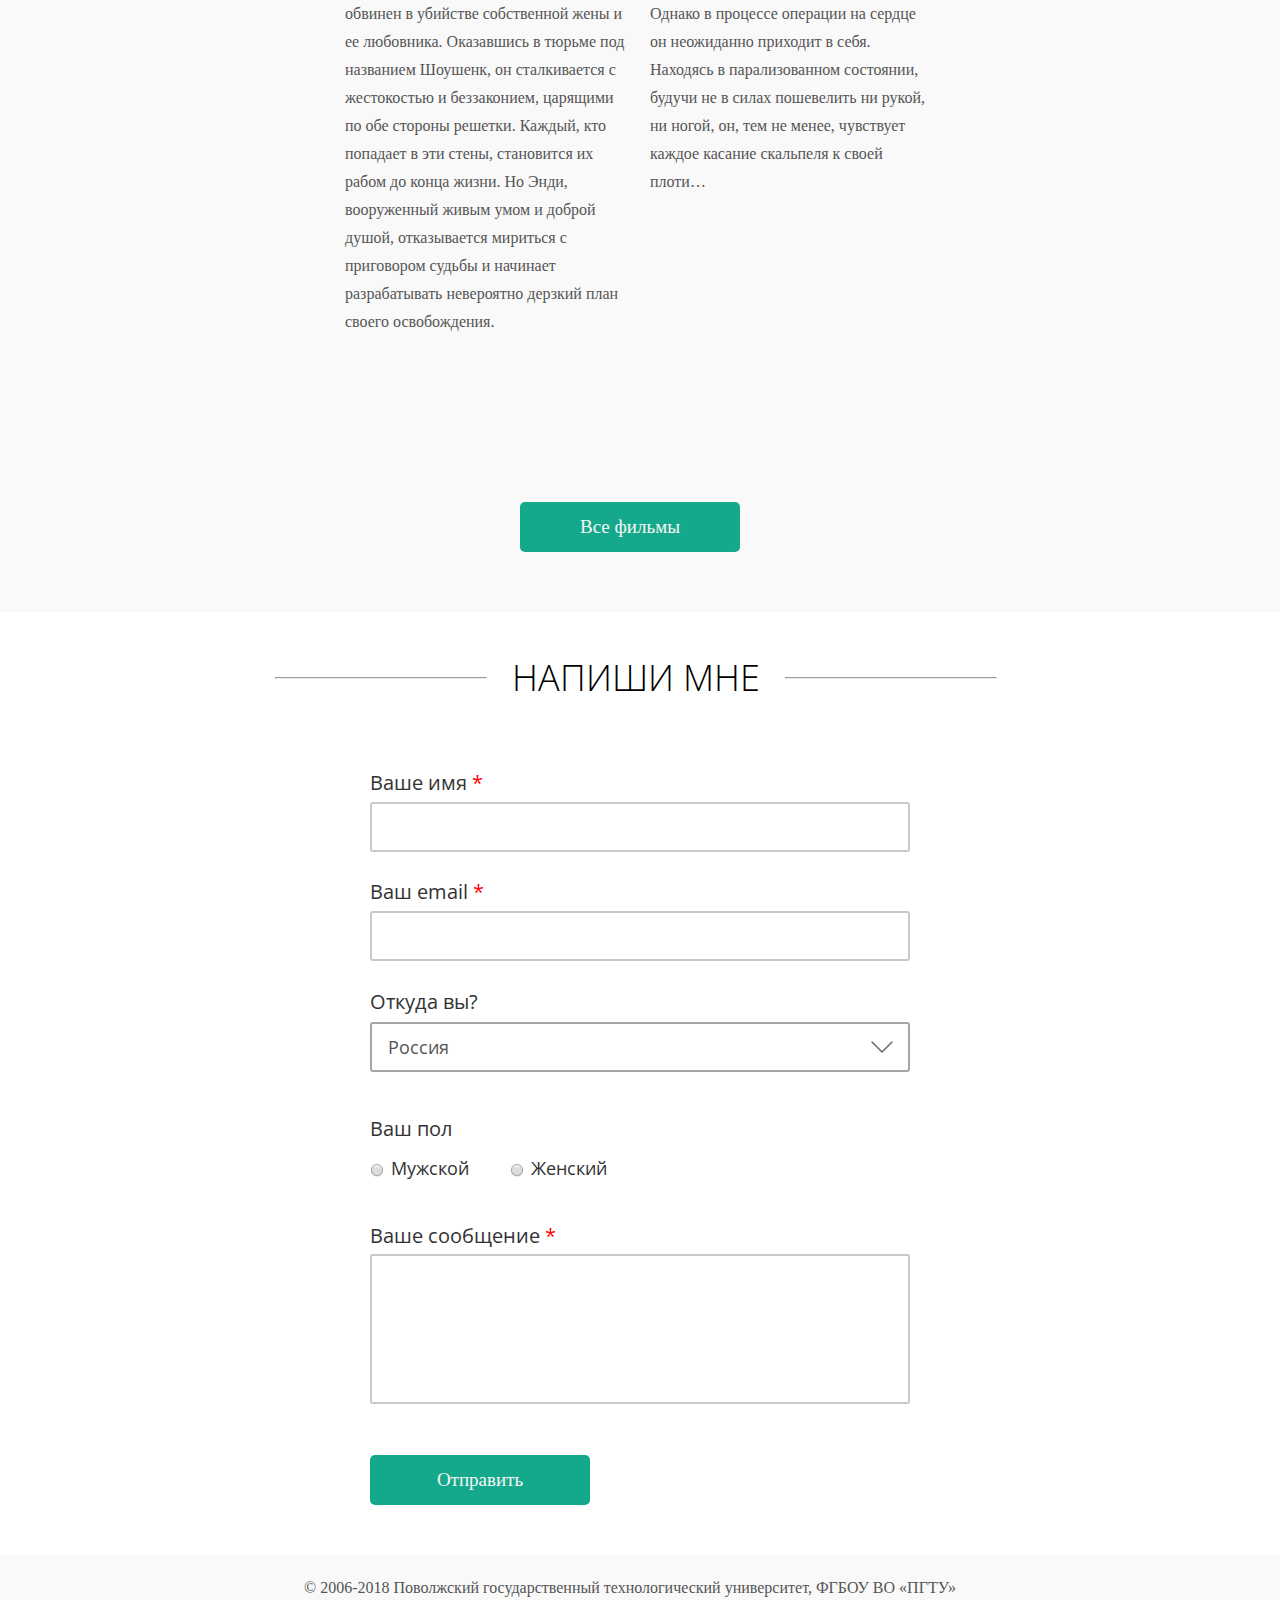
<file: lw9/index.html>
<!DOCTYPE html>
<html lang="ru">

<head>
    <meta charset="utf-8">
    <meta name="viewport" content="width=device-width, initial-scale=1.0, user-scalable=no"/>
    <title>Profile Page</title>
    <meta http-equiv="X-UA-Compatible" content="IE=9"/>
    <link href="css/style.css" rel="stylesheet"/>
    <script src="js/script.js" defer></script>
    <link rel="preconnect" href="https://fonts.gstatic.com"/>
    <link href="https://fonts.googleapis.com/css2?family=Open+Sans:wght@300;400;600;700&display=swap" rel="stylesheet"/>
</head>

<body class="page">

<header class="header">
    <div class="header__container">
        <nav class="menu">
            <ul class="menu__list">
                <li class="menu__item_highlighted">
                    <a class="menu__link_highlighted" href="#">
                        <img class="icon-img" src="images/about_me_icon.svg" alt="icon"/>
                        <div class="menu__text">Обо мне</div>
                    </a>
                </li>
                <li class="menu__item">
                    <a class="menu__link" href="#">
                        <img class="icon-img" src="images/hobby_icon.svg" alt="icon"/>
                        <div class="menu__text">Мое хобби</div>
                    </a>
                </li>
                <li class="menu__item menu__item_shifted">
                    <a class="menu__link" href="#">
                        <img class="icon-img icon-img_shifted" src="images/video_icon.svg" alt="icon"/>
                        <div class="menu__text menu__text_shifted">Любимые фильмы</div>
                    </a>
                </li>
            </ul>
        </nav>
    </div>
</header>
<div class="afterheader">
    <div class="container">
        <div class="afterheader__inner">
            <img class="person__img" src="images/janedoe.png" alt="Jane Doe" title="Jane Doe"/>
            <div class="quote">
                <div class="quote__text">
                    Мы берем на себя много, потому что мало чего боимся
                </div>
                <div class="quote__author">— Том Демарко. Deadline</div>
            </div>
            <div class="title-name">
                Jane Doe
            </div>
            <div class="border">
                <hr class="border-line"/>
            </div>
        </div>
    </div>
</div>
<div class="about">
    <div class="container">
        <div class="about-wrapper">
            <div class="short-info">
                <div class="about__list">
                    <div class="about__title">Любимые писатели:</div>
                    <ul class="about__items">
                        <li class="about__list-item">
                            Айзек Азимов
                        </li>
                        <li class="about__list-item">
                            Говард Лавкрафт
                        </li>
                        <li class="about__list-item">
                            Дмитрий Глуховский
                        </li>
                        <li class="about__list-item">
                            Чак Паланик
                        </li>
                    </ul>
                </div>
                <div class="about__list">
                    <div class="about__title">Любимые фильмы:</div>
                    <ol class="about__items">
                        <li class="about__list-item">
                            Шоу Трумэна
                        </li>
                        <li class="about__list-item">
                            Малхолланд Драйв
                        </li>
                        <li class="about__list-item">
                            Семь жизней
                        </li>
                        <li class="about__list-item">
                            Гравитация
                        </li>
                    </ol>
                </div>
            </div>
            <div class="main-info">
                <div class="about-text">
                    <p class="about-text__text">
                        В 1930-е годы прошлого века физик Джордж Гамоу из университета штата Колорадо начал
                        публиковать
                        <span class="nobr">мини-сериал</span> рассказов о неком мистере Томпкинсе, банковском клерке
                        средних лет. Мистер
                        Томпкинс, как
                        явствовало из этих историй, интересовался современной наукой.
                    </p>
                </div>
                <div class="about-text">
                    <div class="subtitle">
                        Мое хобби
                    </div>
                    <p class="about-text__text-subtitle">
                        Он регулярно посещал вечерние лекции местного профессора и, разумеется, всегда засыпал на
                        самом
                        интересном месте.
                        <span class="nobr"> А когда</span> просыпался, то обнаруживал себя в каком-нибудь параллельном
                        мире, где один из
                        основных
                        законов
                        физики действовал не так, как в его мире.
                    </p>
                </div>
            </div>
        </div>
    </div>
</div>
<div class="contacts">
    <div class="contacts__container">
        <div class="contacts__link_wrapper">
            <a class="contacts__link" href="#">Напиши мне</a>
        </div>
    </div>
</div>
<div class="films-container">
    <div class="button-wrapper__prev">
        <button class="prev-btn btn" id="prev-btn"></button>
    </div>
    <div class="films-container__wrapper">
        <div class="films-container__header">
            Любимые фильмы
        </div>
        <div class="films-container__list slider">
            <ul class="films-list" id="slider">
                <li class="films-list__item">
                    <div class="film">
                        <img class="film__photo" src="images/movie_one.png" alt="Побег из Шоушенка">
                        <div class="film__name">Побег из Шоушенка</div>
                        <p class="film__description">
                            Успешный банкир Энди Дюфрейн обвинен в убийстве собственной жены и ее любовника.
                            Оказавшись в тюрьме под названием Шоушенк, он сталкивается с жестокостью и беззаконием,
                            царящими по обе стороны решетки. Каждый, кто попадает в эти стены, становится их рабом
                            до конца жизни. Но Энди, вооруженный живым умом и доброй душой, отказывается мириться с
                            приговором судьбы и начинает разрабатывать невероятно дерзкий план своего освобождения.
                        </p>
                    </div>
                </li>
                <li class="films-list__item short-text">
                    <div class="film">
                        <img class="film__photo" src="images/movie_two.png" alt="Наркоз">
                        <div class="film__name">Наркоз</div>
                        <p class="film__description">
                            Клай Бересфорд вынужден лечь под нож. Однако в процессе операции на сердце он неожиданно
                            приходит в себя. Находясь в парализованном состоянии, будучи не в силах пошевелить ни
                            рукой, ни ногой, он, тем не менее, чувствует каждое касание скальпеля к своей плоти…
                        </p>
                    </div>
                </li>
                <li class="films-list__item">
                    <div class="film">
                        <img class="film__photo" src="images/movie_three.png" alt="Астрал">
                        <div class="film__name_shifted">Астрал</div>
                        <p class="film__description">
                            Джош и Рене переезжают со своими детьми в новый дом, но не успевают толком распаковать
                            вещи, как начинаются странные события. Необъяснимо перемещаются предметы, в детской
                            звучат странные звуки… Но в настоящий ужас приходят родители, когда их десятилетний сын
                            Далтон впадает в кому. Все усилия врачей в больнице помочь мальчику безуспешны.
                        </p>
                    </div>
                </li>
                <li class="films-list__item long-text">
                    <div class="film">
                        <img class="film__photo_shifted" src="images/movie_four.png" alt="Гравитация">
                        <div class="film__name">Гравитация</div>
                        <p class="film__description">
                            Доктор Райан Стоун, блестящий специалист в области медицинского инжиниринга,
                            отправляется в свою первую космическую миссию под командованием ветерана астронавтики
                            Мэтта Ковальски, для которого этот полет — последний перед отставкой. Но во время,
                            казалось бы, рутинной работы за бортом случается катастрофа.<br>
                            Шаттл уничтожен, а Стоун и Ковальски остаются совершенно одни; они находятся в связке
                            друг с другом, и все, что они могут, — это двигаться по орбите в абсолютно черном
                            пространстве без всякой связи с Землей и какой-либо надежды на спасение.
                        </p>
                    </div>
                </li>
                <li class="films-list__item long-text">
                    <div class="film">
                        <img class="film__photo" src="images/movie-5.png" alt="Интерстеллар">
                        <div class="film__name">Интерстеллар</div>
                        <p class="film__description">
                            Когда засуха, пыльные бури и вымирание растений приводят человечество к
                            продовольственному кризису, коллектив исследователей и учёных отправляется сквозь
                            червоточину (которая предположительно соединяет области пространства-времени через
                            большое расстояние) в путешествие, чтобы превзойти прежние ограничения для космических
                            путешествий человека и найти планету с подходящими для человечества условиями.
                        </p>
                    </div>
                </li>
                <li class="films-list__item long-text">
                    <div class="film">
                        <img class="film__photo" src="images/Movie-6.png" alt="Марсианин">
                        <div class="film__name">Марсианин</div>
                        <p class="film__description">
                            Марсианская миссия «Арес-3» в процессе работы была вынуждена экстренно покинуть планету
                            из-за надвигающейся песчаной бури. Инженер и биолог Марк Уотни получил повреждение
                            скафандра во время песчаной бури. Сотрудники миссии, посчитав его погибшим,
                            эвакуировались с планеты, оставив Марка одного.
                            Очнувшись, Уотни обнаруживает, что связь с Землёй отсутствует, но при этом полностью
                            функционирует жилой модуль. Главный герой начинает искать способ продержаться на
                            имеющихся запасах еды, витаминов, воды и воздуха ещё 4 года до прилёта следующей миссии
                            «Арес-4».
                        </p>
                    </div>
                </li>
                <li class="films-list__item long-text">
                    <div class="film">
                        <img class="film__photo" src="images/movie-8.png" alt="Blade Runner 2049">
                        <div class="film__name">Blade Runner 2049</div>
                        <p class="film__description">
                            В недалеком будущем мир населен людьми и репликантами, созданными выполнять самую тяжелую
                            работу. Работа офицера полиции Кей - держать репликантов под контролем в условиях
                            нарастающего напряжения... Пока он случайно не становится обладателем секретной информации,
                            которая ставит под угрозу существование всего человечества. Желая найти ключ к разгадке, Кей
                            решает разыскать Рика Декарда, бывшего офицера специального подразделения полиции
                            Лос-Анджелеса, который бесследно исчез много лет назад.
                        </p>
                    </div>
                </li>
                <li class="films-list__item long-text">
                    <div class="film">
                        <img class="film__photo" src="images/movie-9.png" alt="Миссия: невыполнима">
                        <div class="film__name">Миссия: невыполнима</div>
                        <p class="film__description">
                            Агент ЦРУ Итан Хант оказался в положении подозреваемого в предательстве «крота», из-за
                            которого погибли несколько членов его команды, включая руководителя группы Джима Фелпса. В
                            живых осталась еще только коллега Ханта - жена Фелпса агент Клэр. Чтобы снять с себя
                            обвинения в предательстве, Ханту надо найти настоящего «крота». Серия фильмов-боевиков,
                            состоящая из шести частей, выпускаемых с 1996 года по настоящее время и основанная на
                            одноимённом телесериале. В центре сюжета
                        </p>
                    </div>
                </li>
                <li class="films-list__item long-text">
                    <div class="film">
                        <img class="film__photo" src="images/movie-10.png" alt="Основатель">
                        <div class="film__name">Основатель</div>
                        <p class="film__description">
                            Художественный фильм режиссёра Джона Ли Хэнкока о жизни американского бизнесмена Рэя Крока,
                            с Майклом Китоном в главной роли.Как создавалась самая известная в мире сеть ресторанов
                            Макдоналдс? Зрителю предстоит узнать яркую и загадочную историю Рэя Крока, который из
                            продавца-неудачника превратился в миллиардера и легенду. На агрегаторе рецензий Metacritic
                            средневзвешенная оценка составляет 66 баллов из 100 (на основе 47 обзоров)
                        </p>
                    </div>
                </li>
                <li class="films-list__item long-text">
                    <div class="film">
                        <img class="film__photo" src="images/movie-11.png" alt="Человек на Луне">
                        <div class="film__name">Человек на Луне</div>
                        <p class="film__description">
                            Судьба любит смельчаков, а Нил Армстронг однозначно принадлежит к их числу. Весь мир знает
                            его имя, но мало кому известно, какой ценой астронавту дался маленький шаг, ставший огромным
                            скачком для всего человечества. Американская биографическая драма 2018 года режиссёра
                            Дэмьена Шазелла, основанная на книге Джеймса Р. Хэнсена «Первый человек: Жизнь Нила О.
                            Армстронга». Картина получила положительные оценки кинокритиков. На Metacritic — 84 балла
                            из 100 на основе 56 рецензий
                        </p>
                    </div>
                </li>
                <li class="films-list__item long-text">
                    <div class="film">
                        <img class="film__photo" src="images/movie-12.png" alt="Обливион">
                        <div class="film__name">Обливион</div>
                        <p class="film__description">
                            Земля, пережившая войну с инопланетными захватчиками, опустела; остатки человечества
                            готовятся покинуть непригодную для жизни планету. Главный герой — техник по обслуживанию
                            дронов — находит разбившийся корабль NASA, команда которого погибает у него на глазах. Ему
                            удаётся спасти лишь одну женщину — и вскоре он понимает, что это перевернёт его жизнь.
                        </p>
                    </div>
                </li>
                <li class="films-list__item long-text">
                    <div class="film">
                        <img class="film__photo" src="images/movie-13.png" alt="Кин-дза-дза!">
                        <div class="film__name">Кин-дза-дза!</div>
                        <p class="film__description">
                            Прораб Владимир Николаевич Машков и не подозревал, что обычный путь до универсама за хлебом
                            и макаронами обернется межгалактическими путешествиями. А все эта встреча со студентом в
                            кроличьей шапке с большой сумкой и с каким-то маленьким устройством - «машинкой
                            перемещения», как он ее сам называл.
                        </p>
                    </div>
                </li>
                <li class="films-list__item long-text">
                    <div class="film">
                        <img class="film__photo" src="images/movie-14.png" alt="Превосходство Борна">
                        <div class="film__name">Превосходство Борна</div>
                        <p class="film__description">
                            Суперагент ЦРУ Джейсон Борн вновь оказывается подставленным и вынужден помимо возложенной на
                            него задачи государственного значения спасать себя, а заодно и других небезразличных ему
                            людей.
                            В процессе выполнения миссии судьба заносит Борна в Россию, где его ждет множество
                            характерных для страны, но непривычных западному человеку сюрпризов.
                        </p>
                    </div>
                </li>
            </ul>
        </div>

        <div class="films-container__button">
            <a class="films-container__button-link" href="#">Все фильмы</a>
        </div>
    </div>
    <div class="button-wrapper__next">
        <button class="next-btn btn" id="next-btn"></button>
    </div>
</div>
<div class="form-wrapper">
    <div class="form-title">
        <hr class="form-title__line">
        <div class="form-title__text">
            НАПИШИ МНЕ
        </div>
        <hr class="form-title__line">
    </div>
    <form class="form" action="#">
        <div class="form__fields">
            <ul class="form__list">
                <li class="form__item">
                    <label class="label label_name" for="name">Ваше имя</label>
                    <input class="form__field" type="text" id="name">
                </li>
                <li class="form__item">
                    <label class="label label_email" for="mail">Ваш email</label>
                    <input class="form__field" type="text" id="mail">
                </li>
                <li class="form__select">
                    <label class="label label_select" for="country">Откуда вы?</label>
                    <select class="form__select-country" id="country">
                        <option class="form__select-option" value="Russia">Россия</option>
                        <option class="form__select-option" value="China">Китай</option>
                        <option class="form__select-option" value="England">Англия</option>
                    </select>
                </li>
                <li class="form__radio">
                    <div class="label label_radio">Ваш пол</div>
                    <div class="form__radio-wrapper">
                        <input class="form__gender-item" type="radio" id="male" name="gender" value="male">
                        <label class="form__gender-item-info" for="male">Мужской</label>
                        <input class="form__gender-item" type="radio" id="female" name="gender" value="female">
                        <label class="form__gender-item-info" for="female">Женский</label>
                    </div>
                </li>
                <li class="form__textarea">
                    <label class="label label_textarea" for="text">Ваше сообщение</label>
                    <textarea class="form__textarea-field" id="text"></textarea>
                </li>
            </ul>
        </div>
        <div class="submit-container__button">
            <input class="submit-container__button-link" type="submit" value="Отправить">
        </div>
    </form>
</div>
<footer class="footer">
    <div class="footer__text">
        2006-2018 Поволжский государственный технологический университет, ФГБОУ ВО «ПГТУ»
    </div>
</footer>
</body>

</html>
</file>
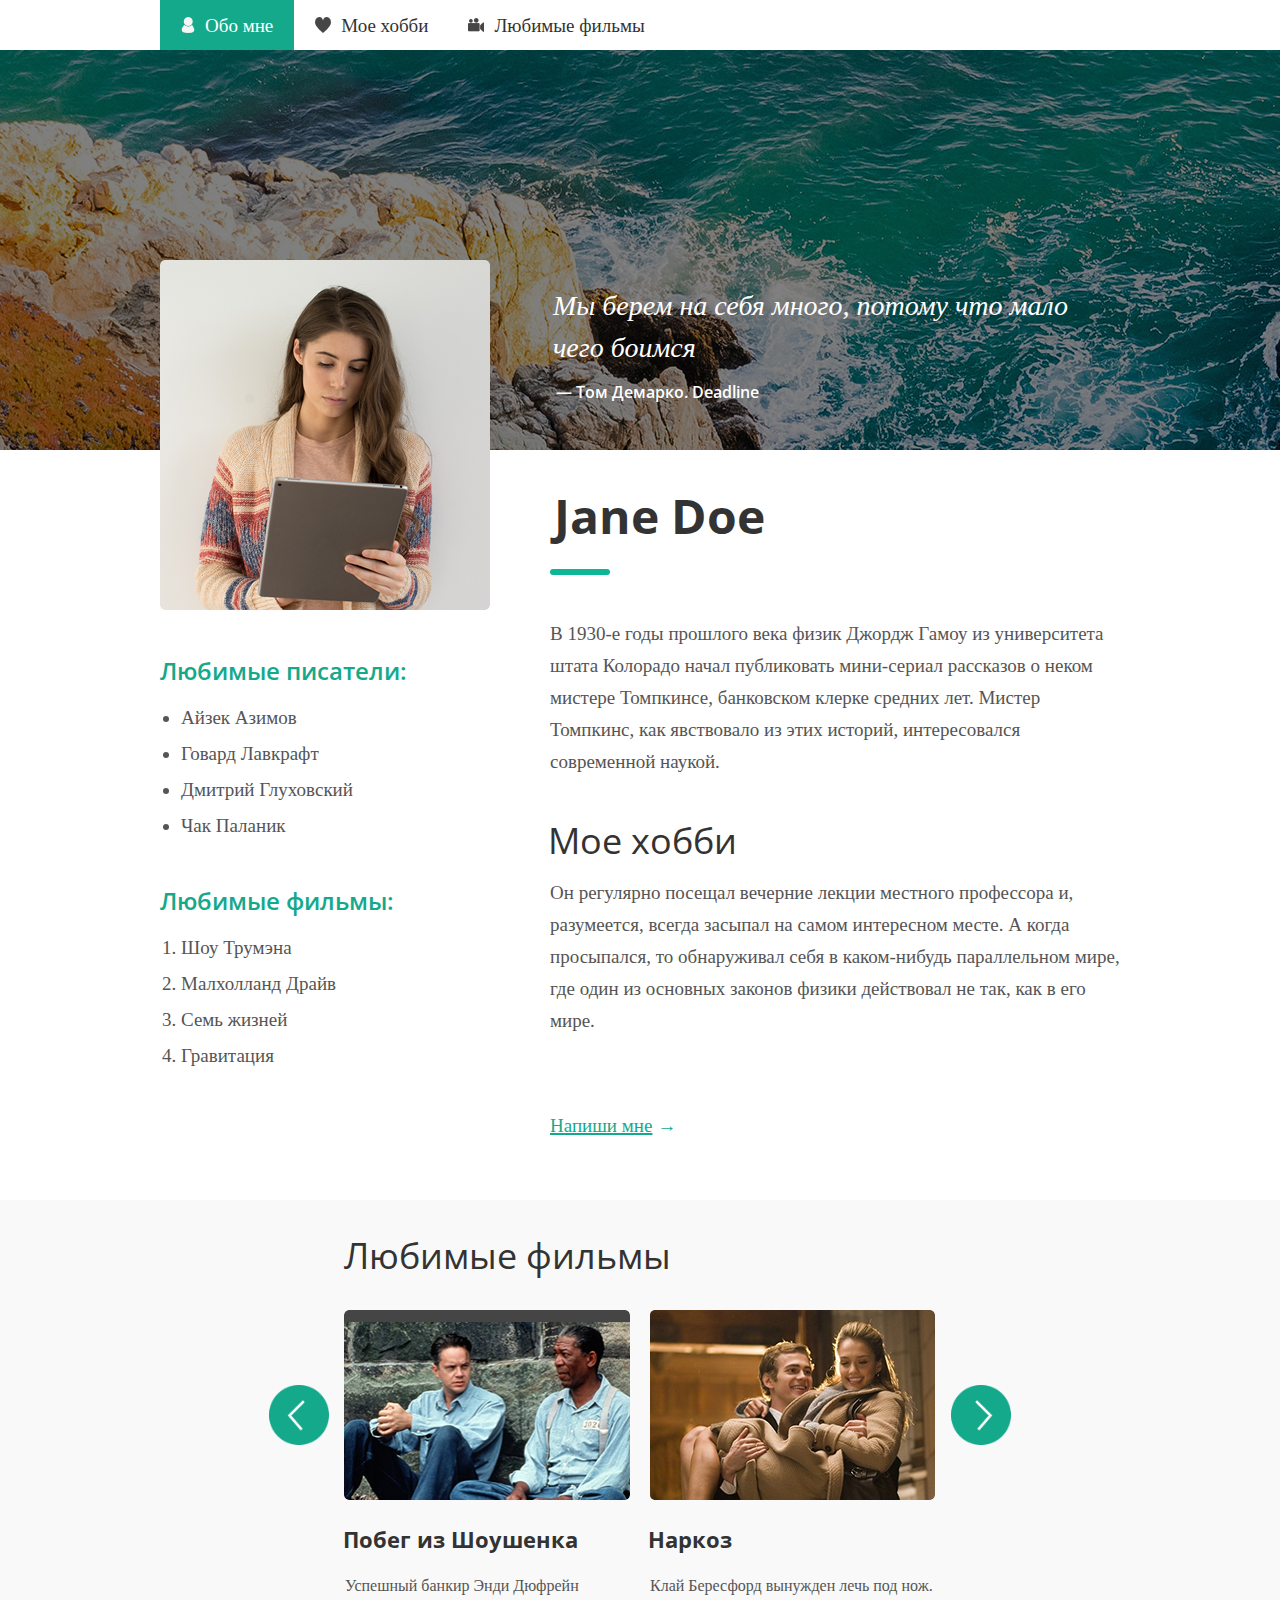
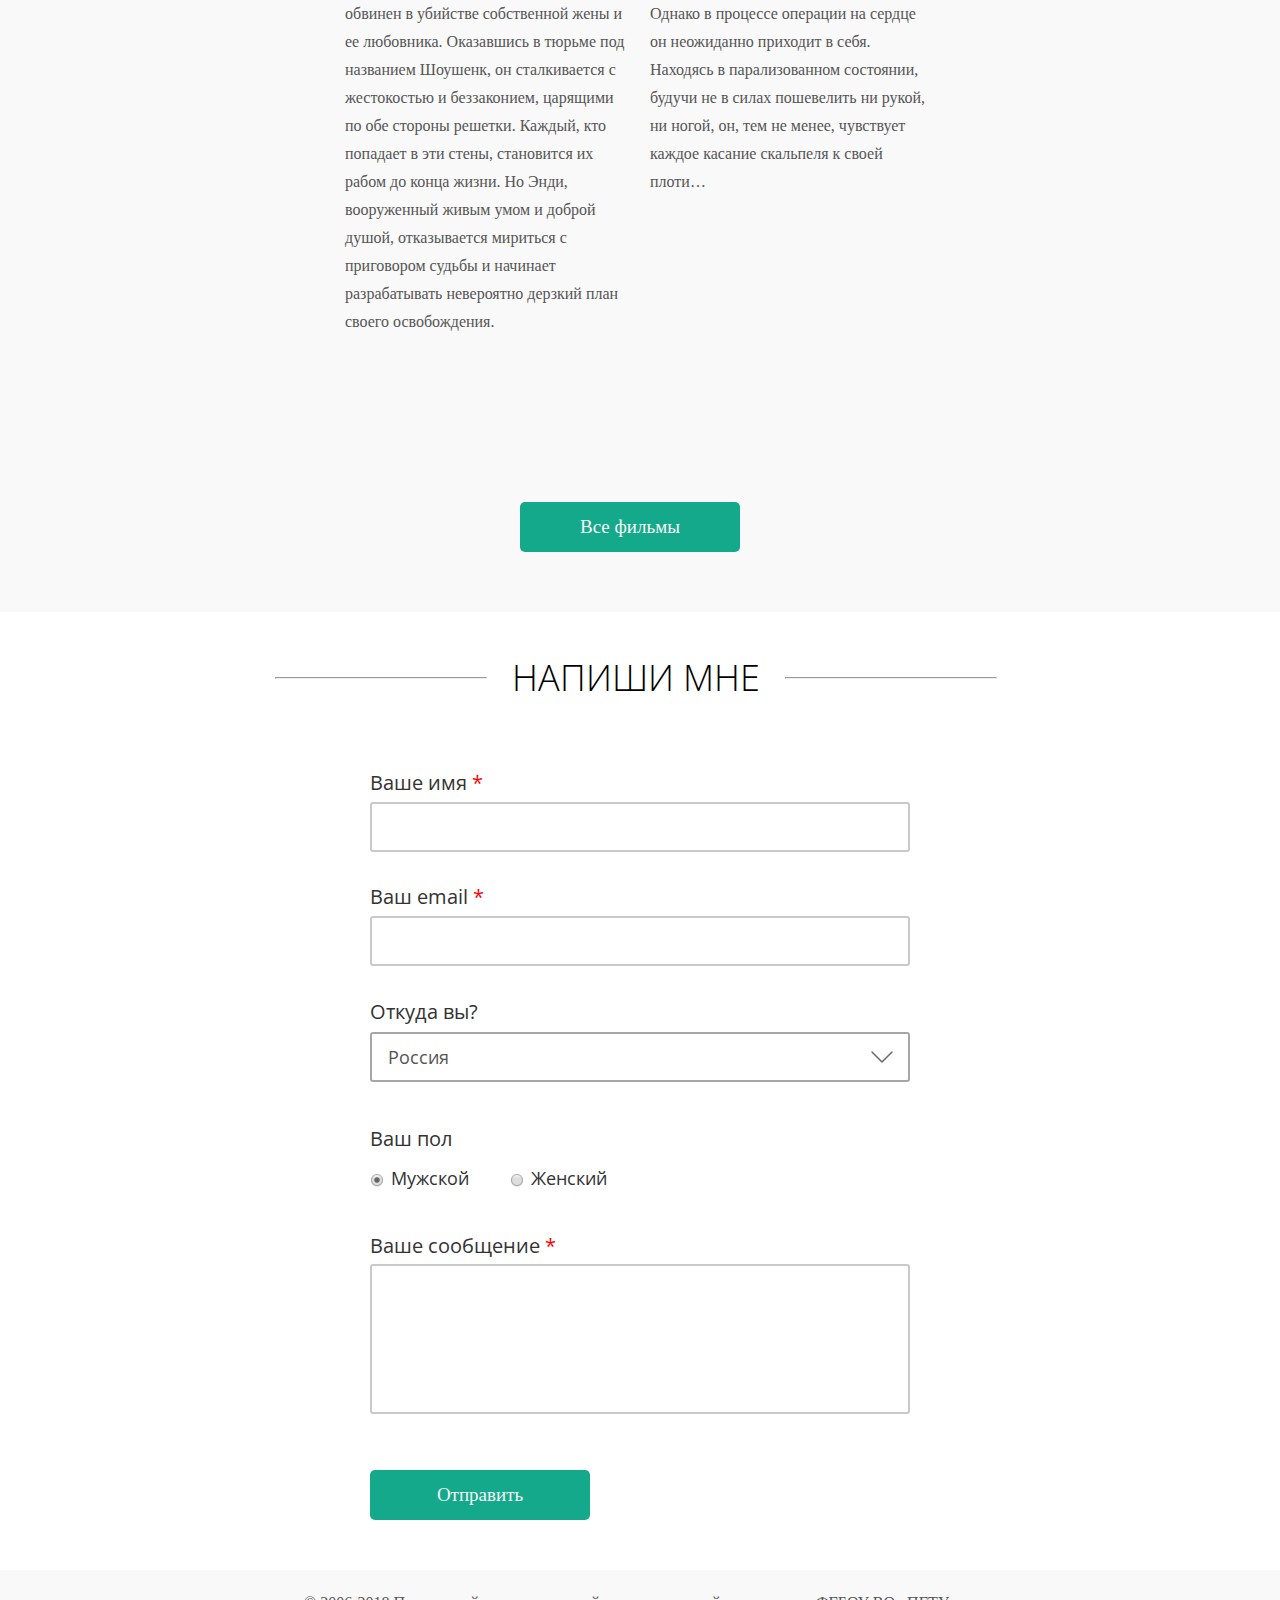
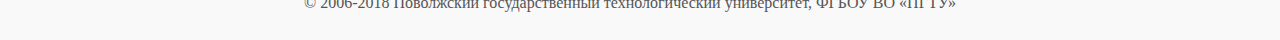
<file: lw10/web/index.html>
<!DOCTYPE html>
<html lang="ru">

<head>
    <meta charset="utf-8">
    <meta name="viewport" content="width=device-width, initial-scale=1.0, user-scalable=no"/>
    <title>Profile Page</title>
    <meta http-equiv="X-UA-Compatible" content="IE=9"/>
    <link href="css/style.css" rel="stylesheet"/>
    <script src="js/slider.js" defer></script>
    <script src="js/save_feedback.js" defer></script>
    <link rel="preconnect" href="https://fonts.gstatic.com"/>
    <link href="https://fonts.googleapis.com/css2?family=Open+Sans:wght@300;400;600;700&display=swap" rel="stylesheet"/>
    <link href="https://fonts.googleapis.com/css2?family=Roboto&display=swap" rel="stylesheet"/>
</head>

<body class="page">

<header class="header">
    <div class="header__container">
        <nav class="menu">
            <ul class="menu__list">
                <li class="menu__item_highlighted">
                    <a class="menu__link_highlighted" href="#">
                        <img class="icon-img" src="images/about_me_icon.svg" alt="icon"/>
                        <div class="menu__text">Обо мне</div>
                    </a>
                </li>
                <li class="menu__item">
                    <a class="menu__link" href="#">
                        <img class="icon-img" src="images/hobby_icon.svg" alt="icon"/>
                        <div class="menu__text">Мое хобби</div>
                    </a>
                </li>
                <li class="menu__item menu__item_shifted">
                    <a class="menu__link" href="#">
                        <img class="icon-img icon-img_shifted" src="images/video_icon.svg" alt="icon"/>
                        <div class="menu__text menu__text_shifted">Любимые фильмы</div>
                    </a>
                </li>
            </ul>
        </nav>
    </div>
</header>
<div class="afterheader">
    <div class="container">
        <div class="afterheader__inner">
            <img class="person__img" src="images/janedoe.png" alt="Jane Doe" title="Jane Doe"/>
            <div class="quote">
                <div class="quote__text">
                    Мы берем на себя много, потому что мало чего боимся
                </div>
                <div class="quote__author">— Том Демарко. Deadline</div>
            </div>
            <div class="title-name">
                Jane Doe
            </div>
            <div class="border">
                <hr class="border-line"/>
            </div>
        </div>
    </div>
</div>
<div class="about">
    <div class="container">
        <div class="about-wrapper">
            <div class="short-info">
                <div class="about__list">
                    <div class="about__title">Любимые писатели:</div>
                    <ul class="about__items">
                        <li class="about__list-item">
                            Айзек Азимов
                        </li>
                        <li class="about__list-item">
                            Говард Лавкрафт
                        </li>
                        <li class="about__list-item">
                            Дмитрий Глуховский
                        </li>
                        <li class="about__list-item">
                            Чак Паланик
                        </li>
                    </ul>
                </div>
                <div class="about__list">
                    <div class="about__title">Любимые фильмы:</div>
                    <ol class="about__items">
                        <li class="about__list-item">
                            Шоу Трумэна
                        </li>
                        <li class="about__list-item">
                            Малхолланд Драйв
                        </li>
                        <li class="about__list-item">
                            Семь жизней
                        </li>
                        <li class="about__list-item">
                            Гравитация
                        </li>
                    </ol>
                </div>
            </div>
            <div class="main-info">
                <div class="about-text">
                    <p class="about-text__text">
                        В 1930-е годы прошлого века физик Джордж Гамоу из университета штата Колорадо начал
                        публиковать
                        <span class="nobr">мини-сериал</span> рассказов о неком мистере Томпкинсе, банковском клерке
                        средних лет. Мистер
                        Томпкинс, как
                        явствовало из этих историй, интересовался современной наукой.
                    </p>
                </div>
                <div class="about-text">
                    <div class="subtitle">
                        Мое хобби
                    </div>
                    <p class="about-text__text-subtitle">
                        Он регулярно посещал вечерние лекции местного профессора и, разумеется, всегда засыпал на
                        самом
                        интересном месте.
                        <span class="nobr"> А когда</span> просыпался, то обнаруживал себя в каком-нибудь параллельном
                        мире, где один из
                        основных
                        законов
                        физики действовал не так, как в его мире.
                    </p>
                </div>
            </div>
        </div>
    </div>
</div>
<div class="contacts">
    <div class="contacts__container">
        <div class="contacts__link_wrapper">
            <a class="contacts__link" href="#">Напиши мне</a>
        </div>
    </div>
</div>
<div class="films-container">
    <div class="button-wrapper__prev">
        <img class="prev-btn" src="images/arrow-left.svg" id="prev-btn" alt=""/>
    </div>
    <div class="films-container__wrapper">
        <div class="films-container__header">
            Любимые фильмы
        </div>
        <div class="films-container__list slider">
            <ul class="films-list" id="slider">
                <li class="films-list__item">
                    <div class="film">
                        <img class="film__photo" src="images/movie_one.png" alt="Побег из Шоушенка">
                        <div class="film__name">Побег из Шоушенка</div>
                        <p class="film__description">
                            Успешный банкир Энди Дюфрейн обвинен в убийстве собственной жены и ее любовника.
                            Оказавшись в тюрьме под названием Шоушенк, он сталкивается с жестокостью и беззаконием,
                            царящими по обе стороны решетки. Каждый, кто попадает в эти стены, становится их рабом
                            до конца жизни. Но Энди, вооруженный живым умом и доброй душой, отказывается мириться с
                            приговором судьбы и начинает разрабатывать невероятно дерзкий план своего освобождения.
                        </p>
                    </div>
                </li>
                <li class="films-list__item short-text">
                    <div class="film">
                        <img class="film__photo" src="images/movie_two.png" alt="Наркоз">
                        <div class="film__name">Наркоз</div>
                        <p class="film__description">
                            Клай Бересфорд вынужден лечь под нож. Однако в процессе операции на сердце он неожиданно
                            приходит в себя. Находясь в парализованном состоянии, будучи не в силах пошевелить ни
                            рукой, ни ногой, он, тем не менее, чувствует каждое касание скальпеля к своей плоти…
                        </p>
                    </div>
                </li>
                <li class="films-list__item">
                    <div class="film">
                        <img class="film__photo" src="images/movie_three.png" alt="Астрал">
                        <div class="film__name_shifted">Астрал</div>
                        <p class="film__description">
                            Джош и Рене переезжают со своими детьми в новый дом, но не успевают толком распаковать
                            вещи, как начинаются странные события. Необъяснимо перемещаются предметы, в детской
                            звучат странные звуки… Но в настоящий ужас приходят родители, когда их десятилетний сын
                            Далтон впадает в кому. Все усилия врачей в больнице помочь мальчику безуспешны.
                        </p>
                    </div>
                </li>
                <li class="films-list__item long-text">
                    <div class="film">
                        <img class="film__photo_shifted" src="images/movie_four.png" alt="Гравитация">
                        <div class="film__name">Гравитация</div>
                        <p class="film__description">
                            Доктор Райан Стоун, блестящий специалист в области медицинского инжиниринга,
                            отправляется в свою первую космическую миссию под командованием ветерана астронавтики
                            Мэтта Ковальски, для которого этот полет — последний перед отставкой. Но во время,
                            казалось бы, рутинной работы за бортом случается катастрофа.<br>
                            Шаттл уничтожен, а Стоун и Ковальски остаются совершенно одни; они находятся в связке
                            друг с другом, и все, что они могут, — это двигаться по орбите в абсолютно черном
                            пространстве без всякой связи с Землей и какой-либо надежды на спасение.
                        </p>
                    </div>
                </li>
                <li class="films-list__item long-text">
                    <div class="film">
                        <img class="film__photo" src="images/movie-5.png" alt="Интерстеллар">
                        <div class="film__name">Интерстеллар</div>
                        <p class="film__description">
                            Когда засуха, пыльные бури и вымирание растений приводят человечество к
                            продовольственному кризису, коллектив исследователей и учёных отправляется сквозь
                            червоточину (которая предположительно соединяет области пространства-времени через
                            большое расстояние) в путешествие, чтобы превзойти прежние ограничения для космических
                            путешествий человека и найти планету с подходящими для человечества условиями.
                        </p>
                    </div>
                </li>
                <li class="films-list__item long-text">
                    <div class="film">
                        <img class="film__photo" src="images/Movie-6.png" alt="Марсианин">
                        <div class="film__name">Марсианин</div>
                        <p class="film__description">
                            Марсианская миссия «Арес-3» в процессе работы была вынуждена экстренно покинуть планету
                            из-за надвигающейся песчаной бури. Инженер и биолог Марк Уотни получил повреждение
                            скафандра во время песчаной бури. Сотрудники миссии, посчитав его погибшим,
                            эвакуировались с планеты, оставив Марка одного.
                            Очнувшись, Уотни обнаруживает, что связь с Землёй отсутствует, но при этом полностью
                            функционирует жилой модуль. Главный герой начинает искать способ продержаться на
                            имеющихся запасах еды, витаминов, воды и воздуха ещё 4 года до прилёта следующей миссии
                            «Арес-4».
                        </p>
                    </div>
                </li>
                <li class="films-list__item long-text">
                    <div class="film">
                        <img class="film__photo" src="images/movie-8.png" alt="Blade Runner 2049">
                        <div class="film__name">Blade Runner 2049</div>
                        <p class="film__description">
                            В недалеком будущем мир населен людьми и репликантами, созданными выполнять самую тяжелую
                            работу. Работа офицера полиции Кей - держать репликантов под контролем в условиях
                            нарастающего напряжения... Пока он случайно не становится обладателем секретной информации,
                            которая ставит под угрозу существование всего человечества. Желая найти ключ к разгадке, Кей
                            решает разыскать Рика Декарда, бывшего офицера специального подразделения полиции
                            Лос-Анджелеса, который бесследно исчез много лет назад.
                        </p>
                    </div>
                </li>
                <li class="films-list__item long-text">
                    <div class="film">
                        <img class="film__photo" src="images/movie-9.png" alt="Миссия: невыполнима">
                        <div class="film__name">Миссия: невыполнима</div>
                        <p class="film__description">
                            Агент ЦРУ Итан Хант оказался в положении подозреваемого в предательстве «крота», из-за
                            которого погибли несколько членов его команды, включая руководителя группы Джима Фелпса. В
                            живых осталась еще только коллега Ханта - жена Фелпса агент Клэр. Чтобы снять с себя
                            обвинения в предательстве, Ханту надо найти настоящего «крота». Серия фильмов-боевиков,
                            состоящая из шести частей, выпускаемых с 1996 года по настоящее время и основанная на
                            одноимённом телесериале. В центре сюжета
                        </p>
                    </div>
                </li>
                <li class="films-list__item long-text">
                    <div class="film">
                        <img class="film__photo" src="images/movie-10.png" alt="Основатель">
                        <div class="film__name">Основатель</div>
                        <p class="film__description">
                            Художественный фильм режиссёра Джона Ли Хэнкока о жизни американского бизнесмена Рэя Крока,
                            с Майклом Китоном в главной роли.Как создавалась самая известная в мире сеть ресторанов
                            Макдоналдс? Зрителю предстоит узнать яркую и загадочную историю Рэя Крока, который из
                            продавца-неудачника превратился в миллиардера и легенду. На агрегаторе рецензий Metacritic
                            средневзвешенная оценка составляет 66 баллов из 100 (на основе 47 обзоров)
                        </p>
                    </div>
                </li>
                <li class="films-list__item long-text">
                    <div class="film">
                        <img class="film__photo" src="images/movie-11.png" alt="Человек на Луне">
                        <div class="film__name">Человек на Луне</div>
                        <p class="film__description">
                            Судьба любит смельчаков, а Нил Армстронг однозначно принадлежит к их числу. Весь мир знает
                            его имя, но мало кому известно, какой ценой астронавту дался маленький шаг, ставший огромным
                            скачком для всего человечества. Американская биографическая драма 2018 года режиссёра
                            Дэмьена Шазелла, основанная на книге Джеймса Р. Хэнсена «Первый человек: Жизнь Нила О.
                            Армстронга». Картина получила положительные оценки кинокритиков. На Metacritic — 84 балла
                            из 100 на основе 56 рецензий
                        </p>
                    </div>
                </li>
                <li class="films-list__item long-text">
                    <div class="film">
                        <img class="film__photo" src="images/movie-12.png" alt="Обливион">
                        <div class="film__name">Обливион</div>
                        <p class="film__description">
                            Земля, пережившая войну с инопланетными захватчиками, опустела; остатки человечества
                            готовятся покинуть непригодную для жизни планету. Главный герой — техник по обслуживанию
                            дронов — находит разбившийся корабль NASA, команда которого погибает у него на глазах. Ему
                            удаётся спасти лишь одну женщину — и вскоре он понимает, что это перевернёт его жизнь.
                        </p>
                    </div>
                </li>
                <li class="films-list__item long-text">
                    <div class="film">
                        <img class="film__photo" src="images/movie-13.png" alt="Кин-дза-дза!">
                        <div class="film__name">Кин-дза-дза!</div>
                        <p class="film__description">
                            Прораб Владимир Николаевич Машков и не подозревал, что обычный путь до универсама за хлебом
                            и макаронами обернется межгалактическими путешествиями. А все эта встреча со студентом в
                            кроличьей шапке с большой сумкой и с каким-то маленьким устройством - «машинкой
                            перемещения», как он ее сам называл.
                        </p>
                    </div>
                </li>
                <li class="films-list__item long-text">
                    <div class="film">
                        <img class="film__photo" src="images/movie-14.png" alt="Превосходство Борна">
                        <div class="film__name">Превосходство Борна</div>
                        <p class="film__description">
                            Суперагент ЦРУ Джейсон Борн вновь оказывается подставленным и вынужден помимо возложенной на
                            него задачи государственного значения спасать себя, а заодно и других небезразличных ему
                            людей.
                            В процессе выполнения миссии судьба заносит Борна в Россию, где его ждет множество
                            характерных для страны, но непривычных западному человеку сюрпризов.
                        </p>
                    </div>
                </li>
            </ul>
        </div>

        <div class="films-container__button">
            <a class="films-container__button-link" href="#">Все фильмы</a>
        </div>
    </div>
    <div class="button-wrapper__next">
        <img class="next-btn btn" src="images/arrow-right.svg" id="next-btn" alt=""/>
    </div>
</div>
<div class="form-wrapper">
    <div class="form-title">
        <hr class="form-title__line">
        <div class="form-title__text">
            НАПИШИ МНЕ
        </div>
        <hr class="form-title__line">
    </div>
    <form class="form" id="simple_form">
        <div class="form__fields">
            <ul class="form__list">
                <li class="form__item required">
                    <label class="label label_name" for="name">Ваше имя</label>
                    <input class="form__field" name="name" type="text" id="name" maxlength="32"
                           value=""/>
                    <div class="name-error-message"></div>
                </li>
                <li class="form__item required email">
                    <label class="label label_email" for="email">Ваш email</label>
                    <input class="form__field" name="email" type="text" id="email"
                           value=""/>
                    <div class="email-error-message"></div>
                </li>
                <li class="form__select">
                    <label class="label label_select" for="country">Откуда вы?</label>
                    <select class="form__select-country" name="country" id="country">
                        <option class="form__select-option" value="Russia" selected>Россия</option>
                        <option class="form__select-option" value="China">Китай</option>
                        <option class="form__select-option" value="England">Англия</option>
                    </select>

                </li>
                <li class="form__radio">
                    <div class="label label_radio">Ваш пол</div>
                    <div class="form__radio-wrapper">
                        <input class="form__gender-item" type="radio" id="male" name="gender" value="male" checked/>
                        <label class="form__gender-item-info" for="male">Мужской</label>
                        <input class="form__gender-item" type="radio" id="female" name="gender" value="female"/>
                        <label class="form__gender-item-info" for="female">Женский</label>
                    </div>
                </li>
                <li class="form__textarea required message">
                    <label class="label label_textarea" for="message">Ваше сообщение</label>
                    <textarea class="form__textarea-field" name="message" id="message"></textarea>
                    <div class="message-error-message"></div>
                </li>
            </ul>
        </div>
        <div class="submit-container__button">
            <input class="submit-container__button-link" type="submit" value="Отправить">
            <div class="verified-wrapper" id="verified-wrapper">
                <div class="verified-img-wrapper verified">
                    <img class="verified-img" src="images/verify.png" alt="verified" title="verified"/>
                </div>
                <div class="verified-text verified">
                    Ваше сообщение успешно отправлено
                </div>
            </div>
        </div>
    </form>
</div>
<footer class="footer">
    <div class="footer__text">
        2006-2018 Поволжский государственный технологический университет, ФГБОУ ВО «ПГТУ»
    </div>
</footer>
</body>

</html>
</file>
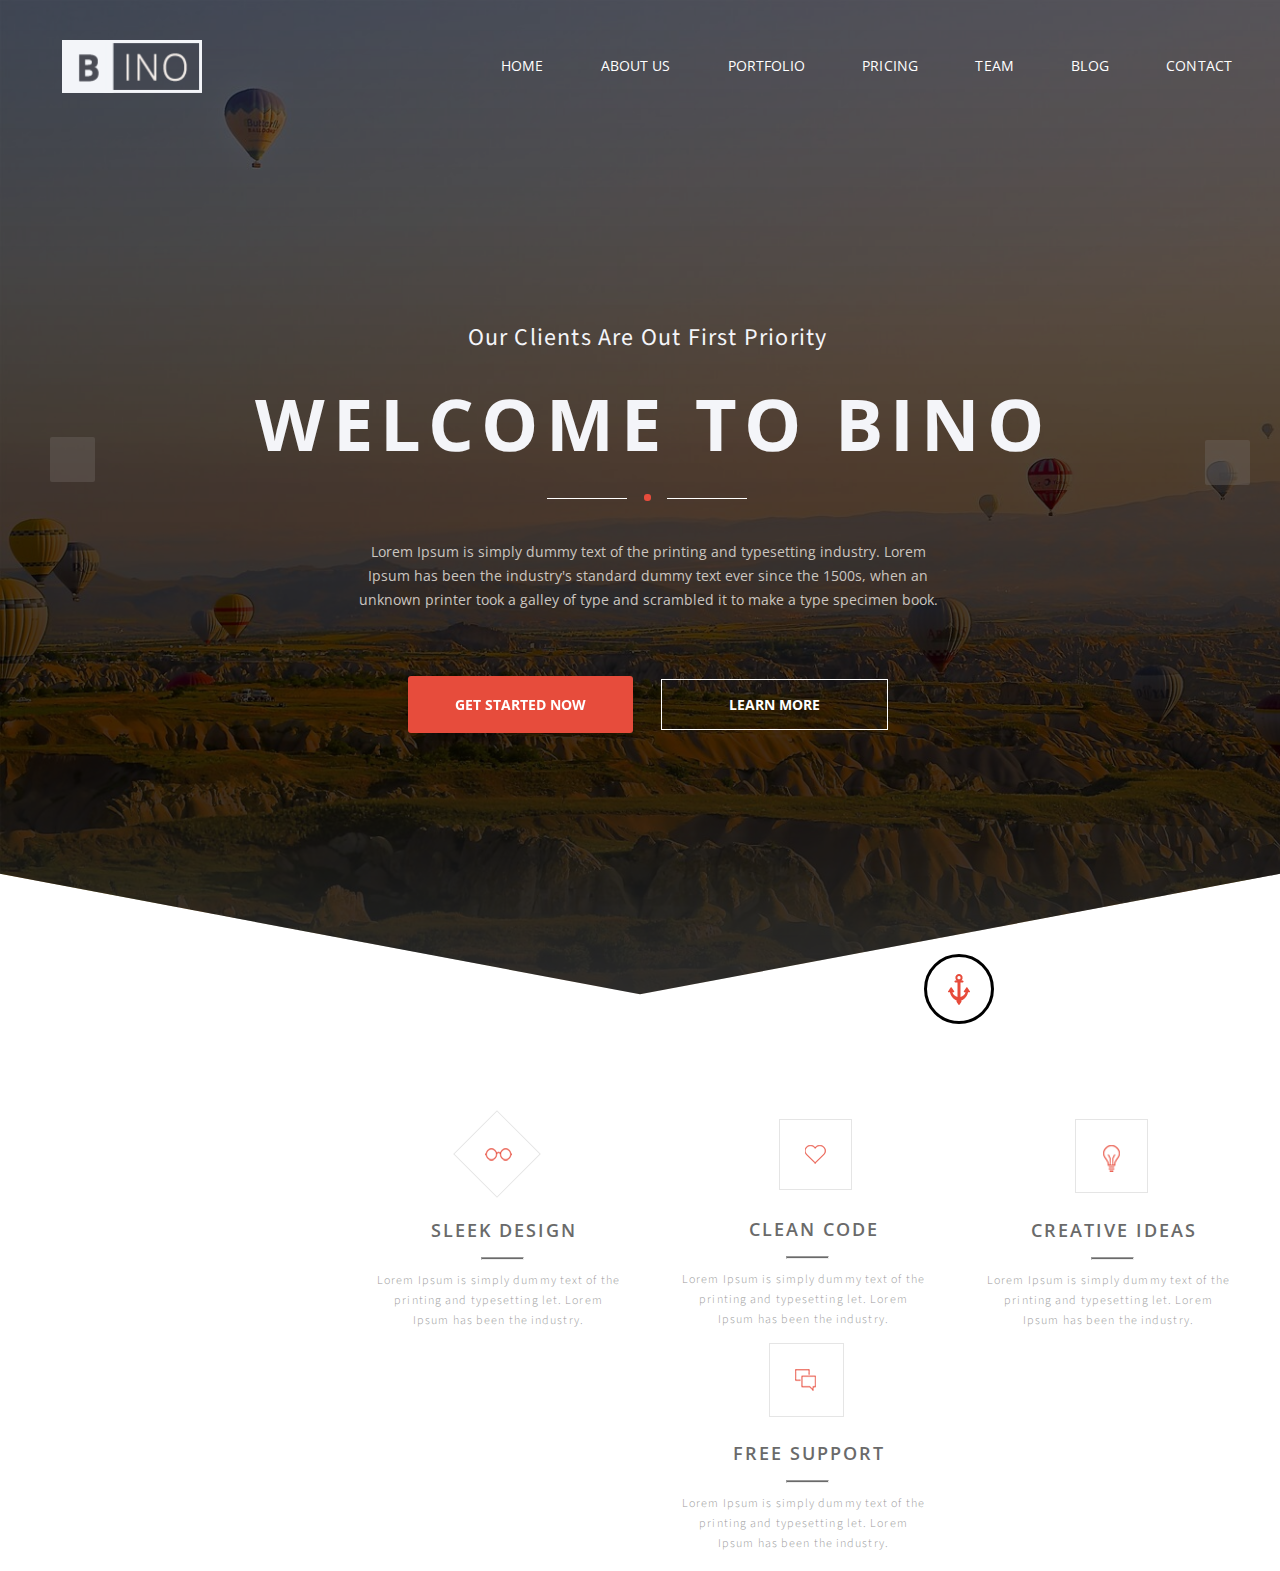
<file: lw5/indexh.html>
<!DOCTYPE html>
<html lang="ru">
    <head>
        <meta charset="utf-8" />
        <meta http-equiv="X-UA-Compatible" content="IE=edge" />
        <title>Haritha </title>
        <meta name="author" content="Haritha" />
        <meta name="viewport" content="width=device-width, initial-scale=1" />
        <link href="css/style.css" rel="stylesheet" />
        <link href="css/normalize.css" rel="stylesheet" />
        <link rel="preconnect" href="https://fonts.gstatic.com" />
        <link
            href="https://fonts.googleapis.com/css2?family=Open+Sans:wght@400;600;700&family=Source+Sans+Pro:wght@300;400;600;700&display=swap"
            rel="stylesheet"
        />
        <link
            rel="stylesheet"
            href="https://pro.fontawesome.com/releases/v5.10.0/css/all.css"
            integrity="sha384-AYmEC3Yw5cVb3ZcuHtOA93w35dYTsvhLPVnYs9eStHfGJvOvKxVfELGroGkvsg+p"
            crossorigin="anonymous"
        />
    </head>
    <body>
        <div class="welcome">
            <header class="header">
                <img
                    class="logo"
                    src="images/logo.png"
                    alt="Logo BINO"
                    width="140"
                    height="53"
                />
                <ul class="menu">
                    <li class="menu__item">
                        <a class="menu__item_text" href="#">Home</a>
                    </li>
                    <li class="menu__item">
                        <a class="menu__item_text" href="#">About us</a>
                    </li>
                    <li class="menu__item">
                        <a class="menu__item_text" href="#">Portfolio</a>
                    </li>
                    <li class="menu__item">
                        <a class="menu__item_text" href="#">Pricing</a>
                    </li>
                    <li class="menu__item">
                        <a class="menu__item_text" href="#">Team</a>
                    </li>
                    <li class="menu__item">
                        <a class="menu__item_text" href="#">Blog</a>
                    </li>
                    <li class="menu__item">
                        <a class="menu__item_text" href="#">Contact</a>
                    </li>
                </ul>
            </header>
            <div class="slider">
                <button class="slider__arrow slider__arrow_backward">
                    <i class="far fa-angle-left fa-2x"></i>
                </button>
                <div class="slider__item">
                    <div class="slider-item__header">
                        <p class="slider-item__subheading">
                            Our Clients Are Out First Priority
                        </p>
                        <h1 class="slider-item__heading">Welcome to Bino</h1>
                    </div>
                    <div class="clear"></div>
                    <div class="separator">
                        <hr
                            class="separator__line_light separator__line_left"
                        />
                        <div class="separator__circle"></div>
                        <hr
                            class="separator__line_light separator__line_right"
                        />
                    </div>
                    <p class="slider-item__text">
                        Lorem Ipsum is simply dummy text of the printing and
                        typesetting industry. Lorem Ipsum has been the
                        industry's standard dummy text ever since the 1500s,
                        when an unknown printer took a galley of type and
                        scrambled it to make a type specimen book.
                    </p>
                </div>
                <button class="slider__arrow slider__arrow_forward">
                    <i class="far fa-angle-right fa-2x"></i>
                </button>
            </div>
            <div class="action_buttons">
                <a class="action_button" href="#">Get started now</a>
                <a class="anchor_button" href="#">Learn more</a>
            </div>
        </div>
        <a href="#" id="anchor"
            ><img class="anchor__image" src="images/anchor.png" alt="Anchor"
        /></a>
        <div class="advantages__container">
            <div class="advantages">
                <div class="advantage">
                    <div class="advantage__header">
                        <div class="advantage-image__container">
                            <img
                                class="advantage__image"
                                src="images/glasses.png"
                                alt="Glasses"
                            />
                        </div>
                        <h2 class="advantage__heading">Sleek design</h2>
                    </div>
                    <hr class="advantage__separator" />
                    <p class="advantage__text">
                        Lorem Ipsum is simply dummy text of the printing and
                        typesetting let. Lorem Ipsum has been the industry.
                    </p>
                </div>
                <div class="advantage">
                    <div class="advantage__header">
                        <img
                            class="advantage__image"
                            src="images/love.png"
                            alt="Like"
                        />
                        <h2 class="advantage__heading">Clean code</h2>
                    </div>
                    <hr class="advantage__separator" />
                    <p class="advantage__text">
                        Lorem Ipsum is simply dummy text of the printing and
                        typesetting let. Lorem Ipsum has been the industry.
                    </p>
                </div>
                <div class="advantage">
                    <div class="advantage__header">
                        <img
                            class="advantage__image"
                            src="images/idea.png"
                            alt="Idea"
                        />
                        <h2 class="advantage__heading">Creative ideas</h2>
                    </div>
                    <hr class="advantage__separator" />
                    <p class="advantage__text">
                        Lorem Ipsum is simply dummy text of the printing and
                        typesetting let. Lorem Ipsum has been the industry.
                    </p>
                </div>
                <div class="advantage">
                    <div class="advantage__header">
                        <img
                            class="advantage__image"
                            src="images/free_support.png"
                            alt="Support"
                        />
                        <h2 class="advantage__heading">Free support</h2>
                    </div>
                    <hr class="advantage__separator" />
                    <p class="advantage__text">
                        Lorem Ipsum is simply dummy text of the printing and
                        typesetting let. Lorem Ipsum has been the industry.
                    </p>
                </div>
            </div>
        </div>
    </body>
</html>
</file>
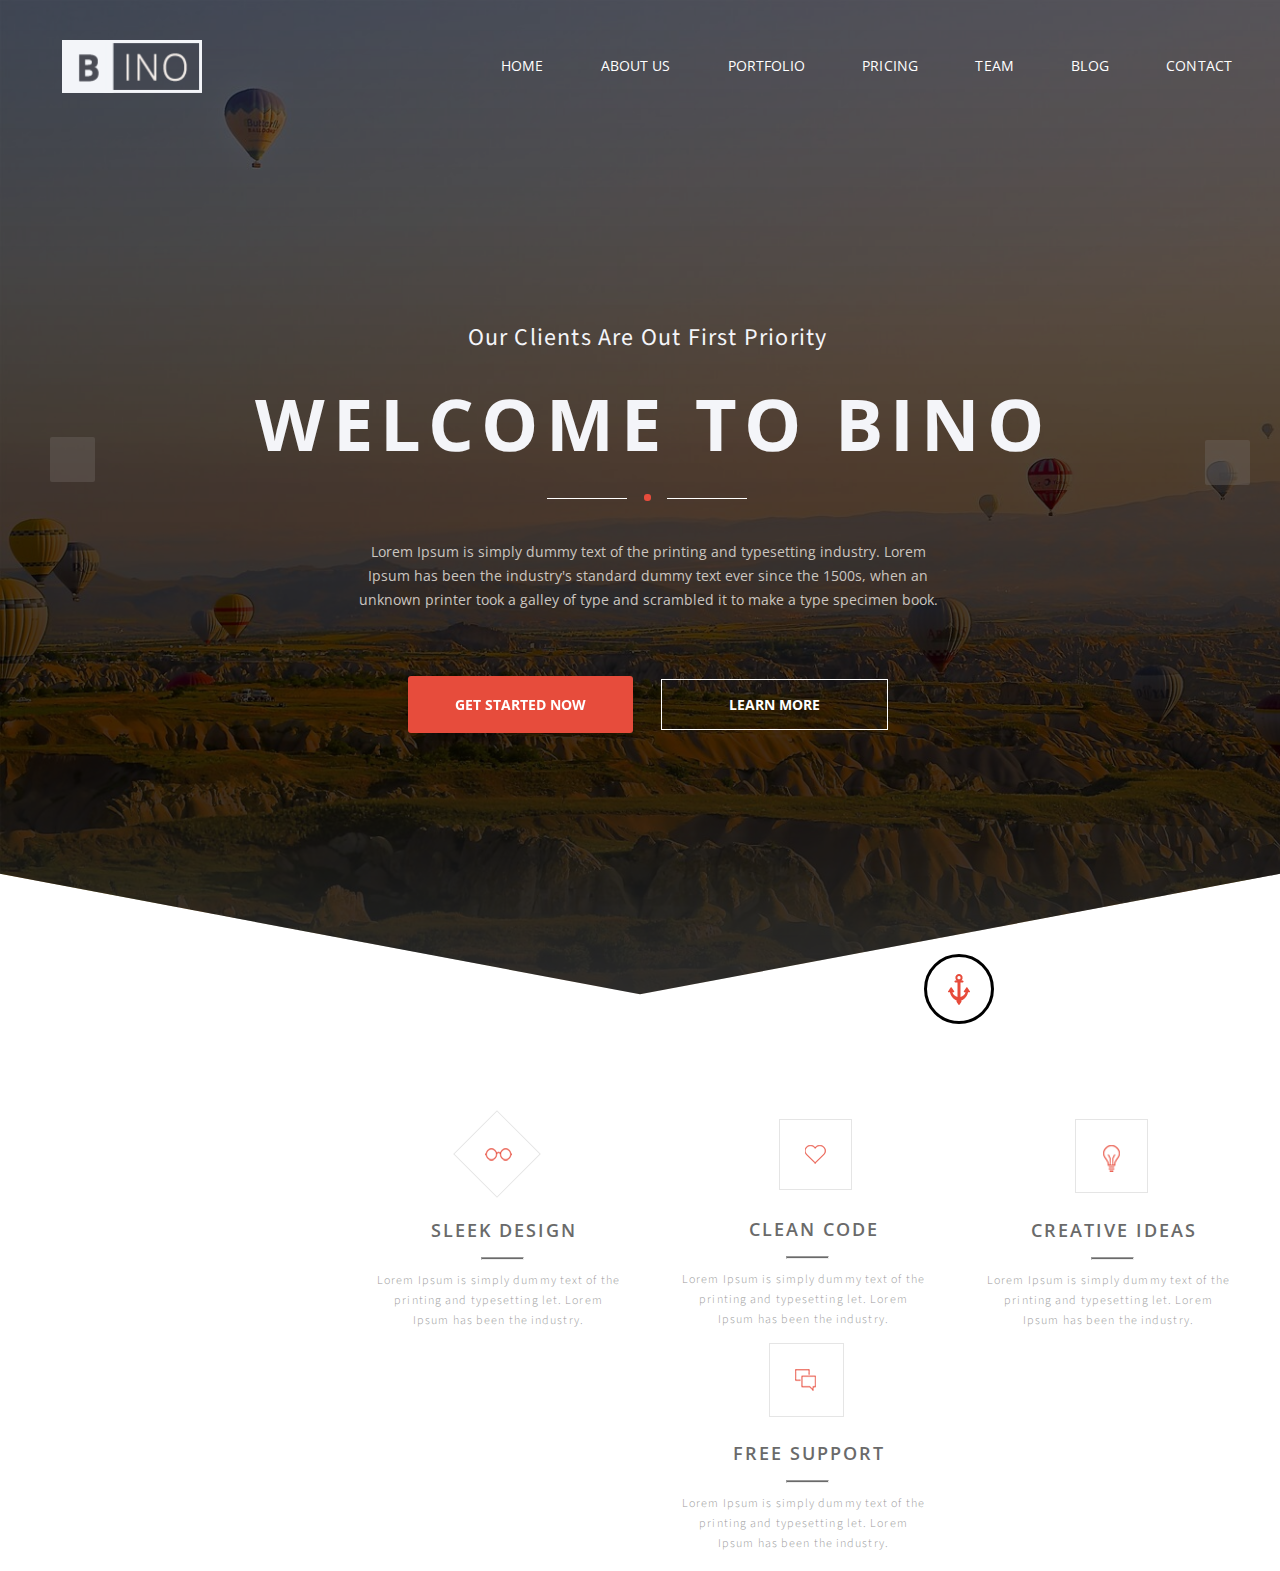
<file: lw5/indexp.html>
<!DOCTYPE html>
<html lang="ru">
    <head>
        <meta charset="utf-8" />
        <meta http-equiv="X-UA-Compatible" content="IE=edge" />
        <title>Pubudu Viraj </title>
        <meta name="author" content="Pubudu Viraj" />
        <meta name="viewport" content="width=device-width, initial-scale=1" />
        <link href="css/style.css" rel="stylesheet" />
        <link href="css/normalize.css" rel="stylesheet" />
        <link rel="preconnect" href="https://fonts.gstatic.com" />
        <link
            href="https://fonts.googleapis.com/css2?family=Open+Sans:wght@400;600;700&family=Source+Sans+Pro:wght@300;400;600;700&display=swap"
            rel="stylesheet"
        />
        <link
            rel="stylesheet"
            href="https://pro.fontawesome.com/releases/v5.10.0/css/all.css"
            integrity="sha384-AYmEC3Yw5cVb3ZcuHtOA93w35dYTsvhLPVnYs9eStHfGJvOvKxVfELGroGkvsg+p"
            crossorigin="anonymous"
        />
    </head>
    <body>
        <div class="welcome">
            <header class="header">
                <img
                    class="logo"
                    src="images/logo.png"
                    alt="Logo BINO"
                    width="140"
                    height="53"
                />
                <ul class="menu">
                    <li class="menu__item">
                        <a class="menu__item_text" href="#">Home</a>
                    </li>
                    <li class="menu__item">
                        <a class="menu__item_text" href="#">About us</a>
                    </li>
                    <li class="menu__item">
                        <a class="menu__item_text" href="#">Portfolio</a>
                    </li>
                    <li class="menu__item">
                        <a class="menu__item_text" href="#">Pricing</a>
                    </li>
                    <li class="menu__item">
                        <a class="menu__item_text" href="#">Team</a>
                    </li>
                    <li class="menu__item">
                        <a class="menu__item_text" href="#">Blog</a>
                    </li>
                    <li class="menu__item">
                        <a class="menu__item_text" href="#">Contact</a>
                    </li>
                </ul>
            </header>
            <div class="slider">
                <button class="slider__arrow slider__arrow_backward">
                    <i class="far fa-angle-left fa-2x"></i>
                </button>
                <div class="slider__item">
                    <div class="slider-item__header">
                        <p class="slider-item__subheading">
                            Our Clients Are Out First Priority
                        </p>
                        <h1 class="slider-item__heading">Welcome to Bino</h1>
                    </div>
                    <div class="clear"></div>
                    <div class="separator">
                        <hr
                            class="separator__line_light separator__line_left"
                        />
                        <div class="separator__circle"></div>
                        <hr
                            class="separator__line_light separator__line_right"
                        />
                    </div>
                    <p class="slider-item__text">
                        Lorem Ipsum is simply dummy text of the printing and
                        typesetting industry. Lorem Ipsum has been the
                        industry's standard dummy text ever since the 1500s,
                        when an unknown printer took a galley of type and
                        scrambled it to make a type specimen book.
                    </p>
                </div>
                <button class="slider__arrow slider__arrow_forward">
                    <i class="far fa-angle-right fa-2x"></i>
                </button>
            </div>
            <div class="action_buttons">
                <a class="action_button" href="#">Get started now</a>
                <a class="anchor_button" href="#">Learn more</a>
            </div>
        </div>
        <a href="#" id="anchor"
            ><img class="anchor__image" src="images/anchor.png" alt="Anchor"
        /></a>
        <div class="advantages__container">
            <div class="advantages">
                <div class="advantage">
                    <div class="advantage__header">
                        <div class="advantage-image__container">
                            <img
                                class="advantage__image"
                                src="images/glasses.png"
                                alt="Glasses"
                            />
                        </div>
                        <h2 class="advantage__heading">Sleek design</h2>
                    </div>
                    <hr class="advantage__separator" />
                    <p class="advantage__text">
                        Lorem Ipsum is simply dummy text of the printing and
                        typesetting let. Lorem Ipsum has been the industry.
                    </p>
                </div>
                <div class="advantage">
                    <div class="advantage__header">
                        <img
                            class="advantage__image"
                            src="images/love.png"
                            alt="Like"
                        />
                        <h2 class="advantage__heading">Clean code</h2>
                    </div>
                    <hr class="advantage__separator" />
                    <p class="advantage__text">
                        Lorem Ipsum is simply dummy text of the printing and
                        typesetting let. Lorem Ipsum has been the industry.
                    </p>
                </div>
                <div class="advantage">
                    <div class="advantage__header">
                        <img
                            class="advantage__image"
                            src="images/idea.png"
                            alt="Idea"
                        />
                        <h2 class="advantage__heading">Creative ideas</h2>
                    </div>
                    <hr class="advantage__separator" />
                    <p class="advantage__text">
                        Lorem Ipsum is simply dummy text of the printing and
                        typesetting let. Lorem Ipsum has been the industry.
                    </p>
                </div>
                <div class="advantage">
                    <div class="advantage__header">
                        <img
                            class="advantage__image"
                            src="images/free_support.png"
                            alt="Support"
                        />
                        <h2 class="advantage__heading">Free support</h2>
                    </div>
                    <hr class="advantage__separator" />
                    <p class="advantage__text">
                        Lorem Ipsum is simply dummy text of the printing and
                        typesetting let. Lorem Ipsum has been the industry.
                    </p>
                </div>
            </div>
        </div>
    </body>
</html>
</file>
<file: lw5.1/styles/style.css>
*
{
    margin: 0;
    padding: 0;
}

.page
{
    padding: 100px 480px;
}

.clear
{
    clear: both;
}

.photo_img
{
    float: left;
    border-radius: 5px;
    height: 350px;
    width: 330px;
}

.quote
{
    float: left;
    margin-left: 60px;
    margin-top: 50px;
    position: relative;
}

.quotes
{
    position: absolute;
    z-index: -1;
}

.quotes_img
{
    height: 87px;
    width: 130px;
}

.quote_text
{
    margin-left: 60px;
    margin-top: 70px;
    color: rgb(132, 132, 132);
    font-family: "Georgia", sans-serif;
    font-size: 28px;
    font-style: italic;
    line-height: 1.5;
    z-index: 1;
}

.quote_author
{
    color: rgb(51, 51, 51);
    font-family: "Open Sans", sans-serif;
    font-size: 16px;
    font-weight: 700;
    font-style: normal;
    line-height: 48px;
    letter-spacing: -0.35px;
    margin-left: 4px;
}

.general_information
{
    margin-top: 45px;
}

.sidebar
{
    float: left;
    margin-top: -1px;
}

.list
{
    margin-bottom: 42px;
}

.list_title
{
    color: rgb(21, 169, 140);
    font-family: "Open Sans", sans-serif;
    font-size: 24px;
    font-weight: 600;
    margin-bottom: 14px;
}

.num_mark_list
{
    color: rgb(85, 85, 85);
    font-family: "Georgia", sans-serif;
    font-size: 19px;
    line-height: 1.895;
    margin-left: 21px;
    margin-bottom: 20px;
}

.num_list
{
    margin-left: 20px;
    margin-top: -2px;
}

.first_list_item
{
    margin-left: -2px;
}

.main_content
{
    float: left;
    margin-left: 142px;
    margin-top: 5px;
}

.main_title
{
    color: rgb(51, 51, 51);
    font-family: "Open Sans", sans-serif;
    font-size: 48px;
    font-weight: 700;
    letter-spacing: 0;
    word-spacing: -1px;
    line-height: 0.7;
    margin-bottom: 35px;
    margin-left: 5px;
    text-align: left;
}

.line
{
    background-color: rgb(69, 195, 170);
    border: 0;
    border-radius: 3px;
    height: 7px;
    width: 60px;
    text-align: left;
}

.foreword_block
{
    margin-top: 43px;
    margin-bottom: 30px;
    color: rgb(85, 85, 85);
    font-family: "Georgia", sans-serif;
    font-size: 19px;
    line-height: 33px;
    width: 569px;
}

.subtitle
{
    color: rgb(51, 51, 51);
    font-family: "Open Sans", sans-serif;
    font-size: 36px;
    font-weight: 400;
    line-height: 1.684;
    margin-bottom: 7px;
    margin-top: 20px;
    margin-left: -2px;

}

.hobby_block
{
    color: rgb(85, 85, 85);
    font-family: "Georgia", sans-serif;
    font-size: 19px;
    line-height: 33px;
    width: 569px;
}

.link_wrapper
{
    margin-top: 41px;
    width: 140px;
}

.link
{
    color: rgb(21, 169, 139);
    font-family: "Georgia", sans-serif;
    font-size: 19px;
    line-height: 32px;
    text-decoration: none;
}

.write_to_me
{
    border-bottom: 2px solid rgb(21, 169, 139);
    line-height: 32px;
}
</file>
<file: lw5.2/styles/style.css>
*
{
    margin: 0;
    padding: 0;
}

.menu
{
    display: flex;
    margin-left: 480px;
}

.menu_item
{
    cursor: default;
    display: block;
    text-decoration: none;
    padding-top: 10px;
    height: 40px;
    padding-left: 20px;
    padding-right: 20px;
    font: 19px/32px "Georgia", sans-serif;
    color: #333333;
    background-color: #ffffff;
}

.menu_item:hover
{
    color: rgb(245, 245, 245);
    background-color: rgb(21, 169, 140);
    cursor: pointer;
}

.menu_icon
{
    margin-right: 8px;
}

.header
{
    display: flex;
    position: relative;
    background: url('../images/background.png') no-repeat;
    padding-top: 210px;
    padding-left: 480px;
}

.photo_img
{
    border-radius: 5px;
    height: 350px;
    width: 330px;
}

.top_text
{
    margin-left: 59px;
    padding-top: 25px;
}

.quote
{
    color: #ffffff;
    font-family: "Georgia", sans-serif;
    font-size: 28px;
    font-style: italic;
    line-height: 1.5;
    margin-bottom: 83px;
    margin-left: 4px;
}

.quote_author
{
    color: #ffffff;
    font-family: "Open Sans", sans-serif;
    font-size: 16px;
    font-weight: 700;
    font-style: normal;
    line-height: 48px;
    letter-spacing: -0.35px;
    margin-left: 3px;
    margin-top: -1px;
}

.main_title
{
    color: rgb(51, 51, 51);
    font-family: "Open Sans", sans-serif;
    font-size: 48px;
    font-weight: 700;
    letter-spacing: 0;
    line-height: 0.7;
    margin-bottom: 36px;
    margin-left: 5px;
}

.line
{
    background-color: rgb(69, 195, 170);
    border: 0;
    border-radius: 3px;
    height: 7px;
    width: 60px;
    margin-left: 1px;
}

.general_information
{
    display: flex;
    margin-top: 8px;
    margin-left: 480px;
}

.sidebar
{
    margin-top: 36px;
}

.list
{
    margin-bottom: 40px;
}

.list_title
{
    color: rgb(21, 169, 140);
    font-family: "Open Sans", sans-serif;
    font-size: 24px;
    font-weight: 600;
    margin-bottom: 13px;
}

.num_list_title
{
    margin-bottom: 14px;
}

.num_mark_list
{
    color: rgb(85, 85, 85);
    font-family: "Georgia", sans-serif;
    font-size: 19px;
    line-height: 36px;
    margin-left: 21px;
    margin-bottom: 20px;
}

.num_list
{
    margin-left: 20px;
    margin-top: -2px;
}

.main_content
{
    float: left;
    margin-left: 142px;
}

.foreword_block
{
    margin-bottom: 30px;
    color: rgb(85, 85, 85);
    font-family: "Georgia", sans-serif;
    font-size: 19px;
    line-height: 32px;
    width: 569px;
}

.subtitle
{
    color: rgb(51, 51, 51);
    font-family: "Open Sans", sans-serif;
    font-size: 36px;
    font-weight: 400;
    line-height: 1.684;
    margin-bottom: 6px;
    margin-top: 21px;
    margin-left: -2px;

}

.hobby_block
{
    color: rgb(85, 85, 85);
    font-family: "Georgia", sans-serif;
    font-size: 19px;
    line-height: 32px;
    width: 569px;
}

.link_wrapper
{
    margin-top: 41px;
    width: 140px;
}

.link
{
    color: rgb(21, 169, 139);
    font-family: "Georgia", sans-serif;
    font-size: 19px;
    line-height: 32px;
    text-decoration: none;
}

.write_to_me
{
    border-bottom: 2px solid rgb(21, 169, 139);
    line-height: 32px;
}

.films_block
{
    width: calc(100% - 720px);
    background-color: #f9f9f9;
    margin-top: 57px;
    padding: 0 360px;
    padding-top: 36px;
}

.films_block_title
{
    font-size: 36px;
    font-family: "Open Sans", sans-serif;
    line-height: 1.167;
    margin-bottom: 33px;
    font-weight: 400;
}

.films
{
    display: flex;
}

.film
{
    max-width: 285px;
    margin-right: 20px;
}

.film_photo
{
    margin-bottom: 19px;
}

.film_title
{
    font-size: 22px;
    font-family: "Open Sans", sans-serif;
    font-weight: bold;
    line-height: 1.455;
    margin-left: -2px;
    margin-bottom: 17px;
}

.film_description
{
    font-size: 16px;
    font-family: "Georgia", sans-serif;
    line-height: 1.75;
}

.all_films_button, .submit_button
{
    width: 220px;
    height: 50px;
    border: 0;
    border-radius: 5px;
    background-color: #15a98c;
    font: 19px/32px "Georgia", sans-serif;
    color: #f5f5f5;
    margin-top: 54px;
    margin-bottom: 50px;
}

.all_films_button
{
    margin-left: calc(50% - 92px);
}

.all_films_button:hover, .submit_button:hover
{
    background-color: rgb(9, 141, 114);
    cursor: pointer;
}

.form
{
    display: flex;
    flex-direction: column;
    align-items: center;
    width: 100%;
}

.form_title
{
    display: flex;
    height: 50px;
    margin-top: 55px;
    margin-left: 43px;
}

.form_line
{
    width: 200px;
    height: 1px;
    border: 0;
    background-color: #c4c4c4;
    margin-top: 21px;
}

.form_title_text
{
    text-transform: uppercase;
    font: 300 36px/42px "Open Sans", sans-serif;
    color: #333333;
    margin-left: 27px;
    margin-right: 25px;
}

.form_content
{
    padding-top: 60px;
    margin-left: 55px;
}

.form_fields
{
    display: flex;
    flex-direction: column;
}

.label
{
    font: 400 20px/32px "Open Sans", sans-serif;
    color: #333333;
}

.text_field
{
    box-sizing: content-box;
    width: 504px;
    height: 46px;
    overflow: hidden;
    margin: 3px 0 24px 1px;
    padding-left: 16px;
    padding-right: 16px;
    border: 2px solid #c9c9c9;
    border-radius: 2px;
    font: 400 18px/32px "Open Sans", sans-serif;
    color: #555555;
    outline: none;
}

.radio_block
{
    display: flex;
}

.text_field:hover
{
    border: 2px solid #a6a6a6;
}

.text_field:focus
{
    border: 2px solid #15a98c;
}

.email_field
{
    margin-bottom: 25px;
}

.country_field
{
    margin-top: 4px;
    margin-bottom: 41px;
    padding-left: 16px;
    appearance: none;
    background: url("../images/arrow_down.png") no-repeat right 16px top 18px;
    background-size: 22px 12px;
}

.country_field:hover
{
    background-image: url("../images/arrow_down_hover.png");
}

.country_field:focus
{
    background-image: url("../images/arrow_down_focus.png");
}

.sex_option
{
    margin: 15px 5px 45px 0;
}

.female_button
{
    margin-left: 4px;
}

.radio_block
{
    margin-top: -1px;
    margin-bottom: -18px;
}

.sex_label
{
    font-size: 18px;
    margin-right: 35px;
}

.message_field
{
    height: 146px;
    resize: none;
    margin-top: 4px;
    margin-bottom: 46px;
}

 .obligatory_field:after
 {
    content: "*";
    color: #ff5555;
 }

 .submit_button
 {
    margin-bottom: 50px;
    margin-top: -1px;
    margin-left: 1px;
 }

.footer
{
    width: 100%;
    background-color: rgb(249, 249, 249);
    padding-top: 17px;
    padding-bottom: 17px;
}

.copyright
{
    font: 16px/32px "Georgia", sans-serif;
    color: rgb(85, 85, 85);
    margin-left: 592px;
}
</file>
<file: lw5/css/style.css>
.welcome {
    clip-path: polygon(
        0 0,
        0 87%,
        50% 99%,
        100% 87%,
        100% 0
    ); /* как в SVG: the area of the element is the coordinate system, the three vertices of the triangle are separated by a comma — 100% 0, 50% 100%, 0 0, the location of the vertex is determined by two values — 100% 0, первое 100% — horizontal position, second 0 - vertical position */
    background: linear-gradient(rgba(0, 0, 0, 0.6), rgba(0, 0, 0, 0.8)),
        url("../images/welcome_background.jpg");
    background-size: cover;
    text-align: center;
}

.header {
    max-width: 1188px;
    margin: 0 auto;
    padding: 40px 5px 20px 5px;
}

.logo {
    float: left;
    margin-left: 16px;
}

.menu {
    margin-right: 2px;
    padding: 0;
    float: right;
    list-style-type: none;
}

.menu__item:not(:first-child) {
    margin-left: 57.5px;
}

.menu__item {
    float: left;
}

.menu__item_text {
    padding-bottom: 20px;
    font: 400 14px "Open Sans";
    color: #fff;
    text-decoration: none;
    text-transform: uppercase;
    letter-spacing: 0.1px;
}

.slider {
    margin-top: 260px;
    padding: 0 20px;
    clear: both;
}

.slider__item {
    max-width: 830px;
    margin: 0 auto;
    margin-top: 20px;
    padding: 0 45px;
}

.slider__arrow {
    width: 45px;
    height: 45px;
    position: relative;
    background-color: #716a65;
    border: none;
    border-radius: 2px;
    opacity: 0.4;
}

.slider__arrow_backward {
    top: 117px;
    left: 30px;
    float: left;
}

.slider__arrow_forward {
    bottom: 177px;
    right: 10px;
    float: right;
}

.slider-item__header {
    text-align: center;
}

.slider-item__subheading {
    margin: 0 0 30px 15px;
    font: 400 24px "Source Sans Pro";
    letter-spacing: 1.2px;
    color: #f4f5f9;
}

.slider-item__heading {
    margin: 0 0 0 27px;
    font: 700 72px/77px "Open Sans";
    letter-spacing: 7.3px;
    color: #f4f5f9;
    text-transform: uppercase;
}

.slider-item__text {
    max-width: 600px;
    padding: 5px;
    margin: 27px 0 0 118px;
    font: 400 14px/24px "Open Sans";
    color: #cbc6c0;
    text-align: center;
}

.action_buttons {
    display: inline-block;
    max-width: 490px;
    margin: 45px 0 271px 0;
    margin-top: 45px;
    padding: 14px 0 0 81px;
}

.action_button,
.anchor_button {
    display: inline-block;
    text-transform: uppercase;
    text-align: center;
}

.action_button {
    width: 225px;
    padding: 19px 0;
    font: 700 14px "Open Sans";
    letter-spacing: 0;
    color: #fff;
    border-radius: 3px;
    filter: drop-shadow(0px 2px 2.5px rgba(0, 0, 0, 0.25));
    background-color: #e74c3c;
    text-decoration: none;
}

.anchor_button {
    width: 225px;
    padding: 15px 0;
    margin-left: 24px;
    font: 700 14px "Open Sans";
    letter-spacing: 0;
    color: #fff;
    border: 1px solid #fff;
    text-decoration: none;
}

.anchor__image {
    margin: 17px 0 0 21px;
}

.separator {
    max-width: 200px;
    margin: 28px 0 0 322px;
}

.separator__circle {
    display: inline-block;
}

.separator__line_left {
    margin-right: 15px;
    float: left;
}

.separator__line_right {
    margin-left: 15px;
    float: right;
}

.separator__line_light {
    width: 80px;
    height: 1px;
    max-width: 200px;
    margin-bottom: 3px;
    background-color: #fff;
    border: none;
}

.separator__circle {
    width: 7px;
    height: 7px;
    margin-bottom: 3px;
    border-radius: 3px;
    background-color: #e74c3c;
}

#anchor {
    display: inline-block;
    width: 64px;
    min-height: 64px;
    position: relative;
    top: -50px;
    left: 924px;
    background-color: #fff;
    border-radius: 50%;
    border: 3px solid #000;
}

.advantages__container {
    padding-top: 45px;
}

.advantages {
    display: inline-block;
    margin-left: 316px;
}

.advantage {
    max-width: 245px;
    margin-left: 60px;
    text-align: center;
    float: left;
}

.advantage__heading {
    margin: 20px 0 15px 10px;
    font: 600 18px "Open Sans";
    letter-spacing: 2px;
    color: #6a6a6a;
    text-transform: uppercase;
}

.advantage__text {
    margin-top: 11px;
    font: 300 12px/20px "Source Sans Pro";
    letter-spacing: 1.1px;
    color: #999;
    text-align: center;
}

.advantage__image {
    padding: 25px;
}

.advantage:not(:first-child) .advantage__image {
    border: 1px solid #e5e5e5;
}

.advantage-image__container {
    position: relative;
    min-height: 75px;
}

.advantage:nth-child(1) .advantage-image__container:after {
    content: "";
    display: block;
    position: absolute;
    width: 60px;
    height: 60px;
    left: 90px;
    top: 0;
    border: 1px solid #e5e5e5;
    transform: rotate(45deg);
}

.advantage__separator {
    width: 41px;
    height: 1px;
    margin-left: 105px;
    background-color: #6a6a6a;
}

.advantage:nth-child(1) {
    margin-top: 4px;
}

.advantage:nth-child(1) .advantage__heading {
    margin-bottom: 15px;
}

.advantage:nth-child(2) .advantage__image {
    margin-left: 23px;
}

.advantage:nth-child(2) .advantage__heading {
    margin: 22px 0 0 20px;
}

.advantage:nth-child(2) .advantage__separator {
    margin-top: 15px;
}

.advantage:nth-child(3) .advantage__image {
    padding: 25px 27px 20px 27px;
    margin-left: 5px;
}

.advantage:nth-child(4) .advantage__image {
    padding-right: 27px;
    margin-left: 6px;
}

/* Effects */

.advantage:hover .advantage__heading {
    color: #e74c3c;
}

.advantage:nth-child(1):hover .advantage-image__container:after,
.advantage:not(:first-child):hover .advantage__image {
    border-color: #e74c3c;
}

.menu__item_text:hover {
    color: #e74c3c;
    cursor: pointer;
    border-bottom: 1px solid #e74c3c;
}

.slider__arrow:hover {
    cursor: pointer;
    background-color: #e74c3c;
    opacity: 1;
}

.slider__arrow:hover .far {
    color: #fff;
}

.slider__arrow:focus {
    outline: none;
}

/* Defaults */

.clear {
    clear: both;
}

/* Cross-browser compatibility */

@media screen and (-ms-high-contrast: active), (-ms-high-contrast: none) {
    .advantage__separator {
        margin-left: 0;
    }
 }
</file>
<file: lw6/css/style.css>
*
{
    margin: 0;
    padding: 0;
}

.container
{
    margin: 0 auto;
    padding: 0 20px;
}

.menu
{
    display: flex;
    justify-content: center;
    min-width: 100%;
    min-height: 150px;
}

.menu__list
{
    display: flex;
    flex-direction: column;
    min-width: 100%;
    list-style-type: none;
}

.menu__item,
.menu__item_highlighted
{
    display: flex; 
    flex: 1; 
}

.menu__link,
.menu__link_highlighted
{
    text-decoration: none;
    display: flex;
    justify-content: center;
    min-width: 100%;
    font: 19px/32px Georgia;
    color: #333;
}

.menu__link:hover
{
    color: white;
    background-color: #15a98c;
}

.menu__item:hover img
{
    filter: invert(1) brightness(4);
}

.icon-img
{
    align-self: center;
    padding-right: 10px;
}

.menu__text
{
    align-self: center; /*align the text in the center of the link along with the picture*/
}

.header__inner
{
    display: flex;
    flex-direction: column;
    align-items: center;
}


@media screen and (min-width: 768px)
{
    .header__container
    {
        max-width: 610px;
        margin: 0 auto;
        box-sizing: border-box;
        padding: 0 25px;
    }

    .menu
    {
        justify-content: flex-start;
        min-height: 50px;
    }

    .menu__item,
    .menu__item_highlighted
    {
        flex: auto;
    }

    .menu__link,
    .menu__link_highlighted
    {
        box-sizing: border-box;
        padding: 0 21px;
    }

    .menu__text
    {
        padding-top: 2px;
    }

    .menu__list
    {
        flex-direction: row;
        min-width: auto;
    }
}

.quote-title
{
    font: italic 28px/42px Georgia;
    display: flex;
    flex-direction: column;
    align-items: center;
    max-width: 560px;
    color: #333;
}

.afterheader
{
    background: url(../images/background.png), url(../images/background-color.png) left top;
    background-repeat: no-repeat;
    background-position-x: -8px; /*needed to match when comparing with PixelPerfect (because the page width is smaller due to the scrollbar)*/  
}

.afterheader__inner
{
    display: flex;
    margin: 0 auto;
    max-width: 570px;
    justify-content: flex-start;
    flex-direction: column;
    align-items: center;
    padding-top: 100px; /*Indent for mobile version only*/
}

.person__img
{
    align-self: center;
    max-width: 100%;
    border-radius: 5px;
    order: -1;
}

.quote-title
{
    display: flex;
    align-self: center;
    flex-direction: column;
    justify-content: flex-start;
}

.quote
{   order: -2; /*I change the order of the quotation and photo, photo after quotation*/
    box-sizing: border-box;
    padding-left: 3px;
}

.quote__text
{
    font: italic 28px/42px Georgia;
    color: white;
}

.quote__author
{
    font: 600 16px/46px Open Sans;
    color: white;
    padding-left: 3px;
}

.title-name
{
    font: normal 700 48px Open Sans;
    align-self: flex-start;
    margin-top: 40px;
    box-sizing: content-box;
    color: #333;
    padding-left: 4px;
}

.border
{
    align-self: flex-start;
}

.border-line
{
    box-sizing: content-box;
    border: 3px solid #0db796;
    border-radius: 3px;
    min-width: 54px;
    margin-top: 17px;
    margin-bottom: 25px; /*will need to be removed for large sizes*/
    background-color: #0db796;
}

.about-wrapper
{
    display: flex;
    flex-direction: column;
    margin-top: 0;
}

.short-info
{
    max-width: 570px;
    align-self: center;
    width: 100%;
    margin-top: 42px;
}

.about__list
{
    font: 19px/36px "Georgia";
    color: #555;
    margin-bottom: 37px;
}

.about__items
{
    font: 19px "Georgia";
    color: #555;
    padding-inline-start: 21px;
}

.about__title
{
    margin-bottom: 20px;
    font: 600 24px "Open Sans";
    color: #15a98c;
    padding: 0;
    border: 0;
}

.about__list-item
{
    font: 19px/36px "Georgia";
    margin: 0;
    padding-inline-start: 0;
}

.main-info
{
    max-width: 570px;
    width: 100%;
    align-self: center;
    order: -1;
}

.nobr{
    display: inline-block; /*a special selector to make the text unbreakable*/
}

.about-text__text
{
    font: 19px/32px Georgia;
    margin-top: 8px;
    color: #555;
    max-width: 560px;
}

.subtitle
{
    font: 400 36px/42px Open Sans;
    margin: 42px 0 0 -2px;
    color: #333;
}

.about-text__text-subtitle
{
    font: 19px/32px Georgia;
    margin-top: 15px;
    color: #555;
    max-width: 570px;
}

.contacts
{
    margin-top: 27px;
}

.contacts__container
{
    display: flex;
    justify-content: center;
    padding: 0 20px;
}

.contacts__link_wrapper
{
    max-width: 570px;
    width: 100%;
}

.contacts__link:hover,
.contacts__link:hover:after
{
    color: #098d71;
    text-decoration-color: #098d71;
}

.contacts__link
{
    font: 19px/34px Georgia;
    text-decoration-color: #15a98b;
    text-decoration-thickness: 0.109em;
    text-underline-offset: 1px;
    color: #15a98b;
}

.contacts__link:after
{
    font: 19px/34px Georgia;
    display: inline-block;
    text-decoration: none;
    padding-left: 5px;
    content: " \2192";
    color: #15a98b;
}

.films-container__wrapper
{
    margin: 27px auto 0 auto;
    padding: 0 20px;
    display: flex;
    flex-direction: column;
    align-items: center;
    background-color: #f9f9f9;
}

.films-container__header
{
    font: 400 30px/42px Open Sans; /*was 36 (font size)*/
    padding-top: 15px; /*в large versions 35*/
    color: #333;
}

.films-list
{
    display: flex;
    flex-direction: column;
}


.film
{
    display: flex;
    flex-direction: column;
    max-width: 286px;
}

.films-list__item
{
    margin-top: 25px;
    list-style-type: none;
}

.film__photo,
.film__photo_shifted
{
    width: 100%;
    border-radius: 5px;
}

.film__name,
.film__name_shifted
{
    font: 700 22px/32px Open Sans;
    margin-top: 23px;
    color: #333;
    margin-left: -1px;
}

.film__description
{
    box-sizing: border-box;
    margin-top: 17px;
    line-height: 28px;
    color: #555;
    font-family: "Georgia", serif;
    padding: 0 1px;
}

.films-container__button
{
    display: flex;
    justify-content: center;
    margin-top: 27px; /*было 54px*/
    padding-bottom: 60px;
}

.films-container__button-link
{
    font: 19px/32px Georgia;
    box-sizing: border-box;
    display: flex;
    justify-content: center;
    align-items: center;
    min-width: 220px;
    min-height: 50px;
    border-radius: 5px;
    background-color: #15a98c;
    user-select: none; /* Remove text selection */
	text-decoration: none;	/* Remove the underline */
	outline: none; /* Remove the outline around the link */
    color: #f5f5f5;
}

.films-container__button-link:active 
{
    background-color: #098d71; /* Button color when pressed */
}
.films-container__button-link:hover 
{
	background-color: #098d71; /* Button color on hover */
}

.form-wrapper
{
    margin: 45px auto 0 auto;
    padding: 0 20px;
    max-width: 570px;
    display: flex;
    flex-direction: column;
    align-items: center;
    font-size: 28px;
    line-height: 42px;
}

.form-title
{
    box-sizing: border-box;
    display: flex;
    flex-direction: column;
    justify-content: center;
    align-items: center;
}


.form-title__line
{
    min-width: 200px;
    size: 1px;
    padding-left: 10px;
}

.form-title__text
{
    font: 300 30px/42px Open Sans;
    box-sizing: content-box;
    padding: 0 25px;
}

.form
{
    margin-top: 68px;
    max-width: 540px;
    width: 100%;
    display: flex;
    flex-direction: column;
}


.form__list
{
    list-style-type: none;
}

.form__item
{
    display: flex;
    flex-direction: column;
}

.form__select-name
{
    font: 400 20px/32px "Open Sans";
    color: #333;
}

.label
{
    font: 400 20px/32px "Open Sans";
    margin-bottom: 3px;
    color: #333;
}

.label::after
{
    content: " *";
    color: red;
}

.label_email
{
    margin-top: 24px;
}

.form__select
{
    display: flex;
    flex-direction: column;
    margin-top: 15px;
}

.label_select::after
{
    content: "";
}

.form__field
{
    font: 400 18px/32px "Open Sans";
    border: 2px solid #c9c9c9;
    min-height: 50px;
    padding-left: 20px;
    border-radius: 3px;
}

.form__field:focus
{
    outline: none;
    border: 2px solid #15a98c;  
}

.form__field:active
{
    outline: none;
    border: 2px solid #15a98c;
}

.form__select-country
{
    font: 400 18px/32px "Open Sans";
    margin-top: 4px;
    box-sizing: border-box;
    appearance: none;
    padding: 0 16px;
    min-height: 50px;
    max-width: 540px;
    color: #555;
    border-radius: 3px;
    border: 2px solid #a6a6a6;
    background: url(../images/arrow_down.png) no-repeat right center;
    background-origin: content-box;
    cursor: pointer;
}

.form__select-country:focus
{
    outline: none;
    border: 2px solid #15a98c;
}

.form__radio
{
    font: 400 20px/32px "Open Sans";
    margin-top: 41px;
    color: #333;
}

.label_radio::after
{
    content: "";
}

.form__radio-wrapper
{
    display: flex;
    justify-content: flex-start;
    align-items: center;

}

.form__gender-item
{
    margin-top: 4px;
    margin-left: -1px;
    margin-right: 0;
    appearance: none;
    border: none;
    min-width: 17px;
    min-height: 17px;
    outline: none;
    cursor: pointer;
    background: url(../images/radio.png) left center no-repeat;
    background-size: 17px;
}

.form__gender-item:checked
{
    background: url(../images/radio_checked.png) left center no-repeat;
}

.form__gender-item-info
{
    font: 400 18px/40px "Open Sans";
    color: #333;
    padding-left: 5px;
    margin-right: 41px;
    cursor: pointer;
}


.submit-container__button
{
    display: flex;
    justify-content: flex-start;
    margin-top: 42px;
}

.submit-container__button-link
{
    font: 19px/32px "Georgia";
    appearance: none;
    box-sizing: border-box;
    display: flex;
    justify-content: center;
    align-items: center;
    width: 100%;
    max-width: 220px;
    min-height: 50px;
    border-radius: 5px;
    border: none;
    outline: none;
    cursor: pointer;
    background-color: #15a98c;
    color: #f5f5f5;
}

.label_textarea
{
    line-height: 36px;
}

.form__textarea
{
    margin-top: 22px;
}

.form__textarea-title
{
    font: 400 20px/32px "Open Sans";
    color: #333;
}


.form__textarea-field
{
    font: 400 18px/32px "Open Sans";
    box-sizing: border-box;
    padding-left: 20px;
    padding-top: 10px;
    min-height: 150px;
    min-width: 100%;
    resize: none;
    color: #555;
    border-radius: 3px;
    border: 2px solid #c9c9c9;
    cursor: text;
}

.form__textarea-field:active
{
    outline: none;
    border: 2px solid #15a98c;
}

.form__textarea-field:focus
{
    outline: none;
    border: 2px solid #15a98c;
}


.submit-container__button-link:active 
{
    background-color: #098d71; /* Button color when pressed */
}
.submit-container__button-link:hover 
{
	background-color: #098d71; /* Button color on hover*/
}

.footer
{
    font: 16px/32px "Georgia";
    display: flex;
    justify-content: center;
    align-items: center;
    margin-top: 50px;
    min-height: 70px;
    background-color: #f9f9f9;
    color: #555;
}

.footer__text
{
    padding: 0 20px 5px 20px;
    text-align: center;
}

.footer__text::before
{
    content: "\00A9";
}

@media screen and (min-width: 768px)
{
    .films-list
    {
        max-width: 592px;
        flex-wrap: wrap;
        flex-direction: unset;
        justify-content: space-between;
    }

    .form-title
    {
        box-sizing: border-box;
        display: flex;
        flex-direction: row;
        justify-content: flex-start;
        padding-right: 9px;
    }

    .form-title__line
    {
        width: 200px;
        size: 1px;
        padding-left: 10px;
    }
    
    .form-title__text
    {
        font: 300 36px/42px Open Sans;
        box-sizing: content-box;
        padding: 0 25px;
        flex-shrink: 0;
    }

    .form-wrapper
    {
        max-width: 1000px;
    }

    .short-info
    {
        display: flex;
        justify-content: space-between;
        margin-top: 42px;
    }


}

@media screen and (min-width: 1024px)
{
    .container,
    .header__container
    {
        max-width: 1000px;
        margin: 0 auto;
        padding: 0 20px;
        box-sizing: border-box;
    }

    .icon-img,
    .icon-img_shifted
    {
        padding-right: 0;
        margin-right: 10px;
    }

    .icon-img_shifted
    {
        margin-left: -2px;
    }

    .header__inner
    {
        flex-direction: row;
        align-items: unset;
        padding-top: 210px;
    }

    .person__img
    {
        order: unset;
        margin-right: 60px;
    }

    .quote
    {
        order: unset;
        margin-top: 24px;
        grid-area: quote;
    }

    .quote__text
    {
        color: #fff;
    }

    .quote__author
    {
        color: #fff;
    }

    .title-name
    {
        margin-top: 60px;
        order: initial;
        grid-area: title-name;
        box-sizing: border-box;
        padding-top: 7px;
    }

    .border
    {
        order: initial;
        grid-area: border;
        box-sizing: border-box;
        padding-bottom: 8px;
    }

    .border-line
    {
        margin-top: 20px;
        max-width: 20px;
    }

    .about-wrapper
    {
        flex-direction: row;
        justify-content: flex-start;
        margin-top: 0;
    }

    .short-info
    {
        display: flex;
        flex-direction: column;
        justify-content: flex-start;
        max-width: 330px;
        margin-top: 49px;
        order: -1;
    }

    .about__list
    {
        font: 19px/36px "Georgia";
        color: #555;
        margin-bottom: 37px;
    }

    .about__list + .about__list
    {
        margin-bottom: 0;
    }

    .about__title
    {
        margin-bottom: 25px;
        line-height: 24px;
    }

    .main-info
    {
        align-self: unset;
        margin-left: 60px;
    }

    .person__img
    {
        max-width: 330px;
        align-self: unset;
        grid-area: person__img;
    }

    .afterheader__inner
    {
        display: grid;
        box-sizing: border-box;
        padding-top: 210px;
        max-width: 1000px;
        grid-template-columns: 330px 570px;
        grid-column-gap: 60px;
        grid-template-areas: 
            "person__img quote"
            "person__img title-name"
            "person__img border";
    }

    .quote-title
    {
        align-self: unset;
    }

    .about__list-item
    {
        height: 36px;
        line-height: 1;
    }

    .contacts__container
    {
        max-width: 1000px;
        margin: 0 auto;
        box-sizing: border-box;
        justify-content: unset;
    }

    .contacts__link_wrapper
    {
        display: flex;
        justify-content: flex-start;
        margin-left: 390px;
        width: unset;
        max-width: unset;
    }

    .films-container
    {
        background-color: #f9f9f9;
        margin-top: 57px;
    }

    .films-container__wrapper
    {
        max-width: 1200px;
        margin: 0 auto;
        align-items: unset;
    }

    .films-container__header
    {
        font: 400 36px/42px Open Sans;
        padding-top: 35px;
        color: #333;
    }

    .films-list
    {
        justify-content: unset;
        max-width: 1200px;
        flex-wrap: nowrap;
    }

    .films-list__item + .films-list__item
    {
        padding-left: 19px;
    }

    .films-list__item
    {
        margin-top: 33px;
    }

    .film__photo,
    .film__photo_shifted
    {
        max-width: 286px;
        max-height: 190px;
        border-radius: 5px;
    }

    .film__name_shifted
    {
        margin-left: 1px
    }

    .films-container__button
    {
        display: flex;
        justify-content: center;
        margin-top: 54px;
        padding-right: 20px;
        padding-bottom: 60px;
    }

    .form-wrapper
    {
        font-size: 36px;
    }

    .form-title__text
    {
        font: 300 36px/42px Open Sans;
        box-sizing: content-box;
        padding: 0 25px;
    }

    .form__field
    {
        max-height: 50px;
        min-height: 50px;
        box-sizing: border-box;
    }

    .form__select
    {
        margin-top: 25px;
    }

    .form__select-country
    {
        margin-top: 1px;
    }

    .footer__text
    {
        padding-right: 40px;
        padding-bottom: 5px;
        box-sizing: border-box;
    }
}
</file>
<file: lw9/css/style.css>
*
{
    margin: 0;
    padding: 0;
}

.container
{
    margin: 0 auto;
    padding: 0 20px;
}

.menu
{
    display: flex;
    justify-content: center;
    min-width: 100%;
    min-height: 150px;
}

.menu__list
{
    display: flex;
    flex-direction: column;
    min-width: 100%;
    list-style-type: none;
}

.menu__item,
.menu__item_highlighted
{
    display: flex; 
    flex: 1; 
}

.menu__link,
.menu__link_highlighted
{
    text-decoration: none;
    display: flex;
    justify-content: center;
    min-width: 100%;
    font: 19px/32px Georgia;
    color: #333;
}

.menu__link_highlighted
{
    color: #fff;
    background-color: #15a98c;
}


.icon-img
{
    align-self: center;
    padding-right: 10px;
}

.menu__text
{
    align-self: center; /*выравниваем текст по центру ссылки вместе с картинкой*/
}

.header__inner
{
    display: flex;
    flex-direction: column;
    align-items: center;
}

.quote-title
{
    font: italic 28px/42px Georgia;
    display: flex;
    flex-direction: column;
    align-items: center;
    max-width: 560px;
    color: #333;
}

.afterheader
{
    background: url(../images/background.png), url(../images/background-color.png) left top;
    background-repeat: no-repeat;
    background-position-x: -8px; /*нужно для совпадения при сравнении с PixelPerfect (т.к ширина страницы меньше из-за полосы прокрутки)*/  
}

.afterheader__inner
{
    display: flex;
    margin: 0 auto;
    max-width: 570px;
    justify-content: flex-start;
    flex-direction: column;
    align-items: center;
    padding-top: 100px; /*Отступ только для мобильной версии*/
}

.person__img
{
    align-self: center;
    max-width: 100%;
    border-radius: 5px;
    order: -1;
}

.quote-title
{
    display: flex;
    align-self: center;
    flex-direction: column;
    justify-content: flex-start;
}

.quote
{   order: -2; /*изменяю порядок расположения цитаты и фото, фото после цитаты*/
    box-sizing: border-box;
    padding-left: 3px;
}

.quote__text
{
    font: italic 28px/42px Georgia;
    color: white;
}

.quote__author
{
    font: 600 16px/46px Open Sans;
    color: white;
    padding-left: 3px;
}

.title-name
{
    font: normal 700 48px Open Sans;
    align-self: flex-start;
    margin-top: 40px;
    box-sizing: content-box;
    color: #333;
    padding-left: 4px;
}

.border
{
    align-self: flex-start;
}

.border-line
{
    box-sizing: content-box;
    border: 3px solid #0db796;
    border-radius: 3px;
    min-width: 54px;
    margin-top: 17px;
    margin-bottom: 25px; /*нужно будет убрать при больших размерах*/
    background-color: #0db796;
}

.about-wrapper
{
    display: flex;
    flex-direction: column;
    margin-top: 0;
}

.short-info
{
    max-width: 570px;
    align-self: center;
    width: 100%;
    margin-top: 42px;
}

.about__list
{
    font: 19px/36px "Georgia";
    color: #555;
    margin-bottom: 37px;
}

.about__items
{
    font: 19px "Georgia";
    color: #555;
    padding-inline-start: 21px;
}

.about__title
{
    margin-bottom: 20px;
    font: 600 24px "Open Sans";
    color: #15a98c;
    padding: 0;
    border: 0;
}

.about__list-item
{
    font: 19px/36px "Georgia";
    margin: 0;
    padding-inline-start: 0;
}

.main-info
{
    max-width: 570px;
    width: 100%;
    align-self: center;
    order: -1;
}

.nobr
{
    display: inline-block; /*специальный селектор, для того, чтобы сделать текст неразрывным*/
}

.about-text__text
{
    font: 19px/32px Georgia;
    margin-top: 8px;
    color: #555;
    max-width: 560px;
}

.subtitle
{
    font: 400 36px/42px Open Sans;
    margin: 42px 0 0 -2px;
    color: #333;
}

.about-text__text-subtitle
{
    font: 19px/32px Georgia;
    margin-top: 15px;
    color: #555;
    max-width: 570px;
}

.contacts
{
    margin-top: 27px;
}

.contacts__container
{
    display: flex;
    justify-content: center;
    padding: 0 20px;
}

.contacts__link_wrapper
{

    max-width: 570px;
    width: 100%;
}

.contacts__link
{
    font: 19px/34px Georgia;
    text-decoration-color: #15a98b;
    text-decoration-thickness: 0.109em;
    text-underline-offset: 1px;
    color: #15a98b;
}

.contacts__link:after
{
    font: 19px/34px Georgia;
    display: inline-block;
    text-decoration: none;
    padding-left: 5px;
    content: " \2192";
    color: #15a98b;
}

.button-wrapper__prev,
.button-wrapper__next
{
    position: absolute;
    min-width: 143px;
    display: flex;
    top: 185px;
    z-index: 2;
}

.button-wrapper__prev
{
    left: calc((100% - 286px)/2);
    justify-content: flex-start;
}

.button-wrapper__next
{
    right: calc((100% - 286px)/2);
    justify-content: flex-end;
}

.btn
{
    border: none;
    outline: none;
    user-select: none;
    display: inline-block;
    color: white;
    background-color: #15A98C;
    background-size: contain;
    border-radius: 50%;
    min-width: 40px;
    min-height: 40px;
    cursor: pointer;
}

.btn:hover
{
    background-color: #098d71;
}

.prev-btn
{
    justify-self: flex-start;
    background-image: url(../images/left_arror_only_new.png);
}

.next-btn
{
    background-image: url(../images/right_arror_only.png);
    justify-self: flex-end;
}

.films-container__wrapper
{
    margin: 27px 0 0 0;
    padding: 0 15px;
    display: flex;
    flex-direction: column;
    align-items: center;
    background-color: #f9f9f9;
}

.films-container__header
{
    font: 400 30px/42px Open Sans; /*было 36 (размер шрифта)*/
    padding-top: 15px; /*в больших версиях 35*/
    color: #333;
}

.films-list
{
    display: flex;
    overflow: hidden;
    max-width: 286px;
}

.films-container
{
    padding: 0 20px;
    background-color: #f9f9f9;
    margin-top: 57px;
    display: flex;
    justify-content: space-around;
    position: relative;
}

.film
{
    display: flex;
    flex-direction: column;
    min-width: 286px;
}

.films-list__item
{
    margin-top: 25px;
    list-style-type: none;
}

.films-list__item + .films-list__item
{
    padding-left: 19px;
}

.film__photo,
.film__photo_shifted
{
    width: 100%;
    border-radius: 5px;
}

.film__name,
.film__name_shifted
{
    font: 700 22px/32px Open Sans;
    margin-top: 23px;
    color: #333;
    margin-left: -1px;
}

.film__description
{
    box-sizing: border-box;
    margin-top: 17px;
    line-height: 28px;
    color: #555;
    font-family: "Georgia", serif;
    padding: 0 1px;
}

.films-container__button
{
    display: flex;
    justify-content: center;
    margin-top: 27px; /*было 54px*/
    padding-bottom: 60px;
}

.films-container__button-link
{
    font: 19px/32px Georgia;
    box-sizing: border-box;
    display: flex;
    justify-content: center;
    align-items: center;
    min-width: 220px;
    min-height: 50px;
    border-radius: 5px;
    background-color: #15a98c;
    user-select: none; /* Убираем текстовое выделение */
	text-decoration: none;	/* Убираем подчеркивание */
	outline: none; /* Убираем контур вокруг ссылки */
    color: #f5f5f5;
}

.films-container__button-link:active 
{
    background-color: #098d71; /* Цвет кнопки при нажатии */
}
.films-container__button-link:hover 
{
	background-color: #098d71; /* Цвет кнопки при наведении курсора */
}

.form-wrapper
{
    margin: 45px auto 0 auto;
    padding: 0 20px;
    max-width: 570px;
    display: flex;
    flex-direction: column;
    align-items: center;
    font-size: 28px;
    line-height: 42px;
}

.form-title
{
    box-sizing: border-box;
    display: flex;
    flex-direction: column;
    justify-content: center;
    align-items: center;
}

.form-title__line
{
    min-width: 200px;
    size: 1px;
    padding-left: 10px;
}

.form-title__text
{
    font: 300 30px/42px Open Sans;
    box-sizing: content-box;
    padding: 0 25px;
}

.form
{
    margin-top: 68px;
    max-width: 540px;
    width: 100%;
    display: flex;
    flex-direction: column;
}


.form__list
{
    list-style-type: none;
}

.form__item
{
    display: flex;
    flex-direction: column;
}

.label_name
{
    font: 400 20px/32px "Open Sans";
    color: #333;
}

.label
{
    font: 400 20px/32px "Open Sans";
    margin-bottom: 3px;
    color: #333;
}

.label::after
{
    content: " *";
    color: red;
}

.label_email
{
    margin-top: 24px;
}

.form__select
{
    display: flex;
    flex-direction: column;
    margin-top: 15px;
}

.label_select::after
{
    content: "";
}

.form__field
{
    font: 400 18px/32px "Open Sans";
    border: 2px solid #c9c9c9;
    min-height: 50px;
    padding-left: 20px;
    border-radius: 3px;
}

.form__field:focus
{
    outline: none;
    border: 2px solid #15a98c;  
}

.form__field:active
{
    outline: none;
    border: 2px solid #15a98c;
}

.form__select-country
{
    font: 400 18px/32px "Open Sans";
    margin-top: 4px;
    box-sizing: border-box;
    appearance: none;
    padding: 0 16px;
    min-height: 50px;
    max-width: 540px;
    color: #555;
    border-radius: 3px;
    border: 2px solid #a6a6a6;
    background: url(../images/arrow_down.png) no-repeat right center;
    background-position-x: 97%;
    cursor: pointer;
}

.form__select-country:focus
{
    outline: none;
    border: 2px solid #15a98c;
}

.form__radio
{
    font: 400 20px/32px "Open Sans";
    margin-top: 41px;
    color: #333;
}

.label_radio::after
{
    content: "";
}

.form__radio-wrapper
{
    display: flex;
    justify-content: flex-start;
    align-items: center;

}

.form__gender-item
{
    margin-top: 4px;
    margin-left: -1px;
    margin-right: 0;
    appearance: none;
    border: none;
    min-width: 17px;
    min-height: 17px;
    outline: none;
    cursor: pointer;
    background: url(../images/radio.png) left center no-repeat;
    background-size: 17px;
}

.form__gender-item:checked
{
    background: url(../images/radio_checked.png) left center no-repeat;
}

.form__gender-item-info
{
    font: 400 18px/40px "Open Sans";
    color: #333;
    padding-left: 5px;
    margin-right: 41px;
}


.submit-container__button
{
    display: flex;
    justify-content: flex-start;
    margin-top: 42px;
}

.submit-container__button-link
{
    font: 19px/32px "Georgia";
    appearance: none;
    box-sizing: border-box;
    display: flex;
    justify-content: center;
    align-items: center;
    width: 100%;
    max-width: 220px;
    min-height: 50px;
    border-radius: 5px;
    border: none;
    outline: none;
    cursor: pointer;
    background-color: #15a98c;
    color: #f5f5f5;
}

.label_textarea
{
    line-height: 36px;
}

.form__textarea
{
    margin-top: 22px;
}

.form__textarea-title
{
    font: 400 20px/32px "Open Sans";
    color: #333;
}


.form__textarea-field
{
    font: 400 18px/32px "Open Sans";
    box-sizing: border-box;
    padding-left: 20px;
    padding-top: 10px;
    min-height: 150px;
    min-width: 100%;
    resize: none;
    color: #555;
    border-radius: 3px;
    border: 2px solid #c9c9c9;
    cursor: text;
}

.form__textarea-field:active
{
    outline: none;
    border: 2px solid #15a98c;
}

.form__textarea-field:focus
{
    outline: none;
    border: 2px solid #15a98c;
}


.submit-container__button-link:active 
{
    background-color: #098d71; /* Цвет кнопки при нажатии */
}
.submit-container__button-link:hover 
{
	background-color: #098d71; /* Цвет кнопки при наведении курсора */
}

.footer
{
    font: 16px/32px "Georgia";
    display: flex;
    justify-content: center;
    align-items: center;
    margin-top: 50px;
    min-height: 70px;
    background-color: #f9f9f9;
    color: #555;
}

.footer__text
{
    padding: 0 20px 5px 20px;
}

.footer__text::before
{
    content: "\00A9";
}

@media screen and (min-width: 480px)
{
    .films-container,
    .button-wrapper__prev,
    .button-wrapper__next
    {
        position: static;
    }

    .button-wrapper__prev,
    .button-wrapper__next
    {
        padding-top: 185px;
        align-items: baseline;
        min-width: unset;
    }

    .button-wrapper__prev
    {
        margin-left: auto;
    }

    .button-wrapper__next
    {
        margin-right: auto;
    }
    .prev-btn,
    .next-btn
    {
        min-width: 60px;
        min-height: 60px;
    }

    .films-container
    {
        box-sizing: border-box;
        display: flex;
    }
}

@media screen and (min-width: 768px)
{
    .header__container
    {
        max-width: 610px;
        margin: 0 auto;
        box-sizing: border-box;
        padding: 0 25px;
    }

    .menu
    {
        justify-content: flex-start;
        min-height: 50px;
    }

    .menu__item,
    .menu__item_highlighted
    {
        flex: auto;
    }

    .menu__link,
    .menu__link_highlighted
    {
        box-sizing: border-box;
        padding: 0 21px;
    }

    .menu__text
    {
        padding-top: 2px;
    }

    .menu__list
    {
        flex-direction: row;
        min-width: auto;
    }

    .button-wrapper__next,
    .button-wrapper__prev
    {
        max-width: 70px;
        min-width: 60px;
    }

    .films-list
    {
        display: flex;
        overflow: hidden;
        max-width: 286px;
    }

    .films-list
    {
        max-width: 592px;
        overflow: hidden;
        flex-wrap: nowrap;
    }

    .form-title
    {
        box-sizing: border-box;
        display: flex;
        flex-direction: row;
        justify-content: flex-start;
        padding-right: 9px;
    }

    .form-title__line
    {
        width: 200px;
        size: 1px;
        padding-left: 10px;
    }
    
    .form-title__text
    {
        font: 300 36px/42px Open Sans;
        box-sizing: content-box;
        padding: 0 25px;
        flex-shrink: 0;
    }

    .form-wrapper
    {
        max-width: 1000px;
    }

    .short-info
    {
        display: flex;
        justify-content: space-between;
        margin-top: 42px;
    }
}

@media screen and (min-width: 1024px)
{
    .container,
    .header__container
    {
        max-width: 1000px;
        margin: 0 auto;
        padding: 0 20px;
        box-sizing: border-box;
    }

    .icon-img,
    .icon-img_shifted
    {
        padding-right: 0;
        margin-right: 10px;
    }

    .icon-img_shifted
    {
        margin-left: -2px;
    }

    .header__inner
    {
        flex-direction: row;
        align-items: unset;
        padding-top: 210px;
    }

    .person__img
    {
        order: unset;
        margin-right: 60px;
    }

    .quote
    {
        order: unset;
        margin-top: 24px;
        grid-area: quote;
    }

    .quote__text
    {
        color: #fff;
    }

    .quote__author
    {
        color: #fff;
    }

    .title-name
    {
        margin-top: 60px;
        order: initial;
        grid-area: title-name;
        box-sizing: border-box;
        padding-top: 7px;
    }

    .border
    {
        order: initial;
        grid-area: border;
        box-sizing: border-box;
        padding-bottom: 8px;
    }

    .border-line
    {
        margin-top: 20px;
        max-width: 20px;
    }

    .about-wrapper
    {
        flex-direction: row;
        justify-content: flex-start;
        margin-top: 0;
    }

    .short-info
    {
        display: flex;
        flex-direction: column;
        justify-content: flex-start;
        max-width: 330px;
        margin-top: 49px;
        order: -1;
    }

    .about__list
    {
        font: 19px/36px "Georgia";
        color: #555;
        margin-bottom: 37px;
    }

    .about__list + .about__list
    {
        margin-bottom: 0;
    }

    .about__title
    {
        margin-bottom: 25px;
        line-height: 24px;
    }

    .main-info
    {
        align-self: unset;
        margin-left: 60px;
    }

    .person__img
    {
        max-width: 330px;
        align-self: unset;
        grid-area: person__img;
    }

    .afterheader__inner
    {
        display: grid;
        box-sizing: border-box;
        padding-top: 210px;
        max-width: 1000px;
        grid-template-columns: 330px 570px;
        grid-column-gap: 60px;
        grid-template-areas: 
            "person__img quote"
            "person__img title-name"
            "person__img border";
    }

    .quote-title
    {
        align-self: unset;
    }

    .about__list-item
    {
        height: 36px;
        line-height: 1;
    }

    .contacts__container
    {
        max-width: 1000px;
        margin: 0 auto;
        box-sizing: border-box;
        justify-content: unset;
    }

    .contacts__link_wrapper
    {
        display: flex;
        justify-content: flex-start;
        margin-left: 390px;
        width: unset;
        max-width: unset;
    }

    .films-container
    {
        background-color: #f9f9f9;
        margin-top: 57px;
        display: flex;
    }

    .films-container__wrapper
    {
        max-width: 1200px;
        margin: 0 0;
        align-items: unset;
    }

    .films-container__header
    {
        font: 400 36px/42px Open Sans;
        padding-top: 35px;
        color: #333;
    }

    .films-list__item
    {
        min-width: 286px;
    }


    .films-list__item + .films-list__item
    {
        padding-left: 19px;
    }

    .films-list__item
    {
        margin-top: 33px;
    }

    .film__photo,
    .film__photo_shifted
    {
        max-width: 286px;
        max-height: 190px;
        border-radius: 5px;
    }

    .film__name_shifted
    {
        margin-left: 1px
    }

    .films-container__button
    {
        display: flex;
        justify-content: center;
        margin-top: 54px;
        padding-right: 20px;
        padding-bottom: 60px;
    }

    .form-wrapper
    {
        font-size: 36px;
    }

    .form-title__text
    {
        font: 300 36px/42px Open Sans;
        box-sizing: content-box;
        padding: 0 25px;
    }

    .form__field
    {
        max-height: 50px;
        min-height: 50px;
        box-sizing: border-box;
    }

    .form__select
    {
        margin-top: 25px;
    }

    .form__select-country
    {
        margin-top: 1px;
    }

    .footer__text
    {
        padding-right: 40px;
        padding-bottom: 5px;
        box-sizing: border-box;
    }
}

@media screen and (min-width: 1366px)
{
    .prev-btn,
    .next-btn
    {
        min-width: 70px;
        min-height: 70px;
    }

    .buttons-wrapper
    {
        max-height: 70px;
        min-width: 1345px;

    }

    .films-list
    {
        justify-content: unset;
        max-width: 1200px;
        flex-wrap: nowrap;
    }
}
</file>
<file: lw10/web/css/style.css>
*
{
    margin: 0;
    padding: 0;
}

.container
{
    margin: 0 auto;
    padding: 0 20px;
}

.menu
{
    display: flex;
    justify-content: center;
    min-width: 100%;
    min-height: 150px;
}

.menu__list
{
    display: flex;
    flex-direction: column;
    min-width: 100%;
    list-style-type: none;
}

.menu__item,
.menu__item_highlighted
{
    display: flex; 
    flex: 1; 
}

.menu__link,
.menu__link_highlighted
{
    text-decoration: none;
    display: flex;
    justify-content: center;
    min-width: 100%;
    font: 19px/32px Georgia;
    color: #333;
}

.menu__link_highlighted
{
    color: #fff;
    background-color: #15a98c;
}


.icon-img
{
    align-self: center;
    padding-right: 10px;
}

.menu__text
{
    align-self: center; /*выравниваем текст по центру ссылки вместе с картинкой*/
}

.header__inner
{
    display: flex;
    flex-direction: column;
    align-items: center;
}

@media screen and (min-width: 768px)
{

}

.quote-title
{
    font: italic 28px/42px Georgia;
    display: flex;
    flex-direction: column;
    align-items: center;
    max-width: 560px;
    color: #333;
}

.afterheader
{
    background: url(../images/background.png), url(../images/background-color.png) left top;
    background-repeat: no-repeat;
    background-position-x: -8px;
}

.afterheader__inner
{
    display: flex;
    margin: 0 auto;
    max-width: 570px;
    justify-content: flex-start;
    flex-direction: column;
    align-items: center;
    padding-top: 100px; /*Отступ только для мобильной версии*/
}

.person__img
{
    align-self: center;
    max-width: 100%;
    border-radius: 5px;
    order: -1;
}

.quote-title
{
    display: flex;
    align-self: center;
    flex-direction: column;
    justify-content: flex-start;
}

.quote
{   order: -2; /*изменяю порядок расположения цитаты и фото, фото после цитаты*/
    box-sizing: border-box;
    padding-left: 3px;
}

.quote__text
{
    font: italic 28px/42px Georgia;
    color: white;
}

.quote__author
{
    font: 600 16px/46px Open Sans;
    color: white;
    padding-left: 3px;
}

.title-name
{
    font: normal 700 48px Open Sans;
    align-self: flex-start;
    margin-top: 40px;
    box-sizing: content-box;
    color: #333;
    padding-left: 4px;
}

.border
{
    align-self: flex-start;
}

.border-line
{
    box-sizing: content-box;
    border: 3px solid #0db796;
    border-radius: 3px;
    min-width: 54px;
    margin-top: 17px;
    margin-bottom: 25px; /*нужно будет убрать при больших размерах*/
    background-color: #0db796;
}

.about-wrapper
{
    display: flex;
    flex-direction: column;
    margin-top: 0;
}

.short-info
{
    max-width: 570px;
    align-self: center;
    width: 100%;
    margin-top: 42px;
}

.about__list
{
    font: 19px/36px "Georgia";
    color: #555;
    margin-bottom: 37px;
}

.about__items
{
    font: 19px "Georgia";
    color: #555;
    padding-inline-start: 21px;
}

.about__title
{
    margin-bottom: 20px;
    font: 600 24px "Open Sans";
    color: #15a98c;
    padding: 0;
    border: 0;
}

.about__list-item
{
    font: 19px/36px "Georgia";
    margin: 0;
    padding-inline-start: 0;
}

.main-info
{
    max-width: 570px;
    width: 100%;
    align-self: center;
    order: -1;
}

.nobr
{
    display: inline-block; /*специальный селектор, для того, чтобы сделать текст неразрывным*/
}

.about-text__text
{
    font: 19px/32px Georgia;
    margin-top: 8px;
    color: #555;
    max-width: 560px;
}

.subtitle
{
    font: 400 36px/42px Open Sans;
    margin: 42px 0 0 -2px;
    color: #333;
}

.about-text__text-subtitle
{
    font: 19px/32px Georgia;
    margin-top: 15px;
    color: #555;
    max-width: 570px;
}

.contacts
{
    margin-top: 27px;
}

.contacts__container
{
    display: flex;
    justify-content: center;
    padding: 0 20px;
}

.contacts__link_wrapper
{

    max-width: 570px;
    width: 100%;
}

.contacts__link
{
    font: 19px/34px Georgia;
    text-decoration-color: #15a98b;
    text-decoration-thickness: 0.109em;
    text-underline-offset: 1px;
    color: #15a98b;
}

.contacts__link:after
{
    font: 19px/34px Georgia;
    display: inline-block;
    text-decoration: none;
    padding-left: 5px;
    content: " \2192";
    color: #15a98b;
}

.button-wrapper__prev,
.button-wrapper__next
{
    position: absolute;
    min-width: 143px;
    display: flex;
    top: 185px;
    z-index: 2;
}

.button-wrapper__prev
{
    left: calc((100% - 286px)/2);
    justify-content: flex-start;
}

.button-wrapper__next
{
    right: calc((100% - 286px)/2);
    justify-content: flex-end;
}

.prev-btn,
.next-btn
{
    max-width: 40px;
}

.prev-btn
{
    justify-self: flex-start;
}

.next-btn
{
    justify-self: flex-end;
}

.films-container__wrapper
{
    margin: 27px 0 0 0;
    padding: 0 15px;
    display: flex;
    flex-direction: column;
    align-items: center;
    background-color: #f9f9f9;
}

.films-container__header
{
    font: 400 30px/42px Open Sans; /*было 36 (размер шрифта)*/
    padding-top: 15px; /*в больших версиях 35*/
    color: #333;
}

.films-list
{
    display: flex;
    overflow: hidden;
    max-width: 286px;
}

.films-container
{
    padding: 0 20px;
    background-color: #f9f9f9;
    margin-top: 57px;
    display: flex;
    justify-content: space-around;
    position: relative;
}

.film
{
    display: flex;
    flex-direction: column;
    min-width: 286px;
}

.films-list__item
{
    margin-top: 25px;
    list-style-type: none;
}

.films-list__item + .films-list__item
{
    padding-left: 19px;
}

.film__photo,
.film__photo_shifted
{
    width: 100%;
    border-radius: 5px;
}

.film__name,
.film__name_shifted
{
    font: 700 22px/32px Open Sans;
    margin-top: 23px;
    color: #333;
    margin-left: -1px;
}

.film__description
{
    box-sizing: border-box;
    margin-top: 17px;
    line-height: 28px;
    color: #555;
    font-family: "Georgia", serif;
    padding: 0 1px;
}

.films-container__button
{
    display: flex;
    justify-content: center;
    margin-top: 27px; /*было 54px*/
    padding-bottom: 60px;
}

.films-container__button-link
{
    font: 19px/32px Georgia;
    box-sizing: border-box;
    display: flex;
    justify-content: center;
    align-items: center;
    min-width: 220px;
    min-height: 50px;
    border-radius: 5px;
    background-color: #15a98c;
    user-select: none; /* Убираем текстовое выделение */
	text-decoration: none;	/* Убираем подчеркивание */
	outline: none; /* Убираем контур вокруг ссылки */
    color: #f5f5f5;
}

.films-container__button-link:active 
{
    background-color: #098d71; /* Цвет кнопки при нажатии */
}
.films-container__button-link:hover 
{
	background-color: #098d71; /* Цвет кнопки при наведении курсора */
}

.form-wrapper
{
    margin: 45px auto 0 auto;
    padding: 0 20px;
    max-width: 570px;
    display: flex;
    flex-direction: column;
    align-items: center;
    font-size: 28px;
    line-height: 42px;
}

.form-title
{
    box-sizing: border-box;
    display: flex;
    flex-direction: column;
    justify-content: center;
    align-items: center;
}

.form-title__line
{
    min-width: 200px;
    size: 1px;
    padding-left: 10px;
}

.form-title__text
{
    font: 300 30px/42px Open Sans;
    box-sizing: content-box;
    padding: 0 25px;
}

.form
{
    margin-top: 68px;
    max-width: 540px;
    width: 100%;
    display: flex;
    flex-direction: column;
}


.form__list
{
    list-style-type: none;
}

.form__item
{
    display: flex;
    flex-direction: column;
}

.label_name
{
    font: 400 20px/32px "Open Sans";
    color: #333;
}

.label
{
    font: 400 20px/32px "Open Sans";
    margin-bottom: 3px;
    color: #333;
}

.label::after
{
    content: " *";
    color: red;
}

.label_email
{
    margin-top: 24px;
}

.form__select
{
    display: flex;
    flex-direction: column;
    margin-top: 15px;
}

.label_select::after
{
    content: "";
}

.form__field
{
    font: 400 18px/32px "Open Sans";
    border: 2px solid #c9c9c9;
    min-height: 50px;
    padding-left: 20px;
    border-radius: 3px;
}

.form__field:focus
{
    outline: none;
    border: 2px solid #15a98c;  
}

.form__field:active
{
    outline: none;
    border: 2px solid #15a98c;
}

.form__select-country
{
    font: 400 18px/32px "Open Sans";
    margin-top: 4px;
    box-sizing: border-box;
    appearance: none;
    padding: 0 16px;
    min-height: 50px;
    max-width: 540px;
    color: #555;
    border-radius: 3px;
    border: 2px solid #a6a6a6;
    background: url(../images/arrow_down.png) no-repeat right center;
    background-position-x: 97%;
    cursor: pointer;
}

.form__select-country:focus
{
    outline: none;
    border: 2px solid #15a98c;
}

.form__radio
{
    font: 400 20px/32px "Open Sans";
    margin-top: 41px;
    color: #333;
}

.label_radio::after
{
    content: "";
}

.form__radio-wrapper
{
    display: flex;
    justify-content: flex-start;
    align-items: center;

}

.form__gender-item
{
    margin-top: 4px;
    margin-left: -1px;
    margin-right: 0;
    appearance: none;
    border: none;
    min-width: 17px;
    min-height: 17px;
    outline: none;
    cursor: pointer;
    background: url(../images/radio.png) left center no-repeat;
    background-size: 17px;
}

.form__gender-item:checked
{
    background: url(../images/radio_checked.png) left center no-repeat;
}

.form__gender-item-info
{
    font: 400 18px/40px "Open Sans";
    color: #333;
    padding-left: 5px;
    margin-right: 41px;
}


.submit-container__button
{
    display: flex;
    justify-content: flex-start;
    flex-direction: column;
    margin-top: 42px;
}

.submit-container__button-link
{
    font: 19px/32px "Georgia";
    appearance: none;
    box-sizing: border-box;
    display: flex;
    justify-content: center;
    align-items: center;
    width: 100%;
    max-width: 220px;
    min-height: 50px;
    border-radius: 5px;
    border: none;
    outline: none;
    cursor: pointer;
    background-color: #15a98c;
    color: #f5f5f5;
}

.label_textarea
{
    line-height: 36px;
}

.form__textarea
{
    margin-top: 22px;
}

.form__textarea-title
{
    font: 400 20px/32px "Open Sans";
    color: #333;
}


.form__textarea-field
{
    font: 400 18px/32px "Open Sans";
    box-sizing: border-box;
    padding-left: 20px;
    padding-top: 10px;
    min-height: 150px;
    min-width: 100%;
    resize: none;
    color: #555;
    border-radius: 3px;
    border: 2px solid #c9c9c9;
    cursor: text;
}

.form__textarea-field:active
{
    outline: none;
    border: 2px solid #15a98c;
}

.form__textarea-field:focus
{
    outline: none;
    border: 2px solid #15a98c;
}


.submit-container__button-link:active 
{
    background-color: #098d71; /* Цвет кнопки при нажатии */
}
.submit-container__button-link:hover 
{
	background-color: #098d71; /* Цвет кнопки при наведении курсора */
}

.footer
{
    font: 16px/32px "Georgia";
    display: flex;
    justify-content: center;
    align-items: center;
    margin-top: 50px;
    min-height: 70px;
    background-color: #f9f9f9;
    color: #555;
}

.footer__text
{
    padding: 0 20px 5px 20px;
}

.footer__text::before
{
    content: "\00A9";
}

.verified-wrapper
{
    height: 100%;
    display: flex;
    align-self: center;
    align-items: center;
    margin: 20px auto 0 0;
}

.verified-text
{
    display: none;
    max-width: 150px;
    font-family: Roboto, serif;
    font-style: normal;
    font-weight: normal;
    font-size: 14px;
    line-height: 16px;
    color: #2E2B2B;
    margin-left: 10px;
}

.verified-img-wrapper{
    display: none;
}

.verified-img
{
    max-width: 27px;
}

.name-error-message,
.email-error-message,
.message-error-message
{
    color: red;
    font: 400 16px "Open Sans";
    margin: 5px auto 0 0;
}

.error
{
    border: 2px solid #EE5252;
    border-radius: 4px;
}

@media screen and (min-width: 480px)
{
    .films-container,
    .button-wrapper__prev,
    .button-wrapper__next
    {
        position: static;
    }

    .button-wrapper__prev,
    .button-wrapper__next
    {
        padding-top: 185px;
        align-items: baseline;
        min-width: unset;
    }

    .button-wrapper__prev
    {
        margin-left: auto;
    }

    .button-wrapper__next
    {
        margin-right: auto;
    }
    .prev-btn,
    .next-btn
    {
        max-width: 60px;
    }

    .films-container
    {
        box-sizing: border-box;
        display: flex;
    }

    .submit-container__button
    {
        flex-direction: row;
    }
    .verified-wrapper
    {
        margin: 0 0 0 30px;
    }
}

@media screen and (min-width: 768px)
{
    .header__container
    {
        max-width: 610px;
        margin: 0 auto;
        box-sizing: border-box;
        padding: 0 25px;
    }

    .menu
    {
        justify-content: flex-start;
        min-height: 50px;
    }

    .menu__item,
    .menu__item_highlighted
    {
        flex: auto;
    }

    .menu__link,
    .menu__link_highlighted
    {
        box-sizing: border-box;
        padding: 0 21px;
    }

    .menu__text
    {
        padding-top: 2px;
    }

    .menu__list
    {
        flex-direction: row;
        min-width: auto;
    }

    .button-wrapper__next,
    .button-wrapper__prev
    {
        max-width: 70px;
        min-width: 60px;
    }

    .films-list
    {
        display: flex;
        overflow: hidden;
        max-width: 286px;
    }

    .films-list
    {
        max-width: 592px;
        overflow: hidden;
        flex-wrap: nowrap;
    }

    .form-title
    {
        box-sizing: border-box;
        display: flex;
        flex-direction: row;
        justify-content: flex-start;
        padding-right: 9px;
    }

    .form-title__line
    {
        width: 200px;
        size: 1px;
        padding-left: 10px;
    }

    .form-title__text
    {
        font: 300 36px/42px Open Sans;
        box-sizing: content-box;
        padding: 0 25px;
        flex-shrink: 0;
    }

    .form-wrapper
    {
        max-width: 1000px;
    }

    .short-info
    {
        display: flex;
        justify-content: space-between;
        margin-top: 42px;
    }
}

@media screen and (min-width: 1024px)
{
    .container,
    .header__container
    {
        max-width: 1000px;
        margin: 0 auto;
        padding: 0 20px;
        box-sizing: border-box;
    }

    .icon-img,
    .icon-img_shifted
    {
        padding-right: 0;
        margin-right: 10px;
    }

    .icon-img_shifted
    {
        margin-left: -2px;
    }

    .header__inner
    {
        flex-direction: row;
        align-items: unset;
        padding-top: 210px;
    }

    .person__img
    {
        order: unset;
        margin-right: 60px;
    }

    .quote
    {
        order: unset;
        margin-top: 24px;
        grid-area: quote;
    }

    .quote__text
    {
        color: #fff;
    }

    .quote__author
    {
        color: #fff;
    }

    .title-name
    {
        margin-top: 60px;
        order: initial;
        grid-area: title-name;
        box-sizing: border-box;
        padding-top: 7px;
    }

    .border
    {
        order: initial;
        grid-area: border;
        box-sizing: border-box;
        padding-bottom: 8px;
    }

    .border-line
    {
        margin-top: 20px;
        max-width: 20px;
    }

    .about-wrapper
    {
        flex-direction: row;
        justify-content: flex-start;
        margin-top: 0;
    }

    .short-info
    {
        display: flex;
        flex-direction: column;
        justify-content: flex-start;
        max-width: 330px;
        margin-top: 49px;
        order: -1;
    }

    .about__list
    {
        font: 19px/36px "Georgia";
        color: #555;
        margin-bottom: 37px;
    }

    .about__list + .about__list
    {
        margin-bottom: 0;
    }

    .about__title
    {
        margin-bottom: 25px;
        line-height: 24px;
    }

    .main-info
    {
        align-self: unset;
        margin-left: 60px;
    }

    .person__img
    {
        max-width: 330px;
        align-self: unset;
        grid-area: person__img;
    }

    .afterheader__inner
    {
        display: grid;
        box-sizing: border-box;
        padding-top: 210px;
        max-width: 1000px;
        grid-template-columns: 330px 570px;
        grid-column-gap: 60px;
        grid-template-areas:
            "person__img quote"
            "person__img title-name"
            "person__img border";
    }

    .quote-title
    {
        align-self: unset;
    }

    .about__list-item
    {
        height: 36px;
        line-height: 1;
    }

    .contacts__container
    {
        max-width: 1000px;
        margin: 0 auto;
        box-sizing: border-box;
        justify-content: unset;
    }

    .contacts__link_wrapper
    {
        display: flex;
        justify-content: flex-start;
        margin-left: 390px;
        width: unset;
        max-width: unset;
    }

    .films-container
    {
        background-color: #f9f9f9;
        margin-top: 57px;
        display: flex;
    }

    .films-container__wrapper
    {
        max-width: 1200px;
        margin: 0 0;
        align-items: unset;
    }

    .films-container__header
    {
        font: 400 36px/42px Open Sans;
        padding-top: 35px;
        color: #333;
    }

    .films-list__item
    {
        min-width: 286px;
    }


    .films-list__item + .films-list__item
    {
        padding-left: 19px;
    }

    .films-list__item
    {
        margin-top: 33px;
    }

    .film__photo,
    .film__photo_shifted
    {
        max-width: 286px;
        max-height: 190px;
        border-radius: 5px;
    }

    .film__name_shifted
    {
        margin-left: 1px
    }

    .films-container__button
    {
        display: flex;
        justify-content: center;
        margin-top: 54px;
        padding-right: 20px;
        padding-bottom: 60px;
    }

    .form-wrapper
    {
        font-size: 36px;
    }

    .form-title__text
    {
        font: 300 36px/42px Open Sans;
        box-sizing: content-box;
        padding: 0 25px;
    }

    .form__field
    {
        max-height: 50px;
        min-height: 50px;
        box-sizing: border-box;
    }

    .form__select
    {
        margin-top: 25px;
    }

    .form__select-country
    {
        margin-top: 1px;
    }

    .footer__text
    {
        padding-right: 40px;
        padding-bottom: 5px;
        box-sizing: border-box;
    }
}

@media screen and (min-width: 1366px)
{
    .prev-btn,
    .next-btn
    {
        max-width: 70px;
    }

    .buttons-wrapper
    {
        max-height: 70px;
        min-width: 1345px;

    }

    .films-list
    {
        justify-content: unset;
        max-width: 1200px;
        flex-wrap: nowrap;
    }
}
</file>
